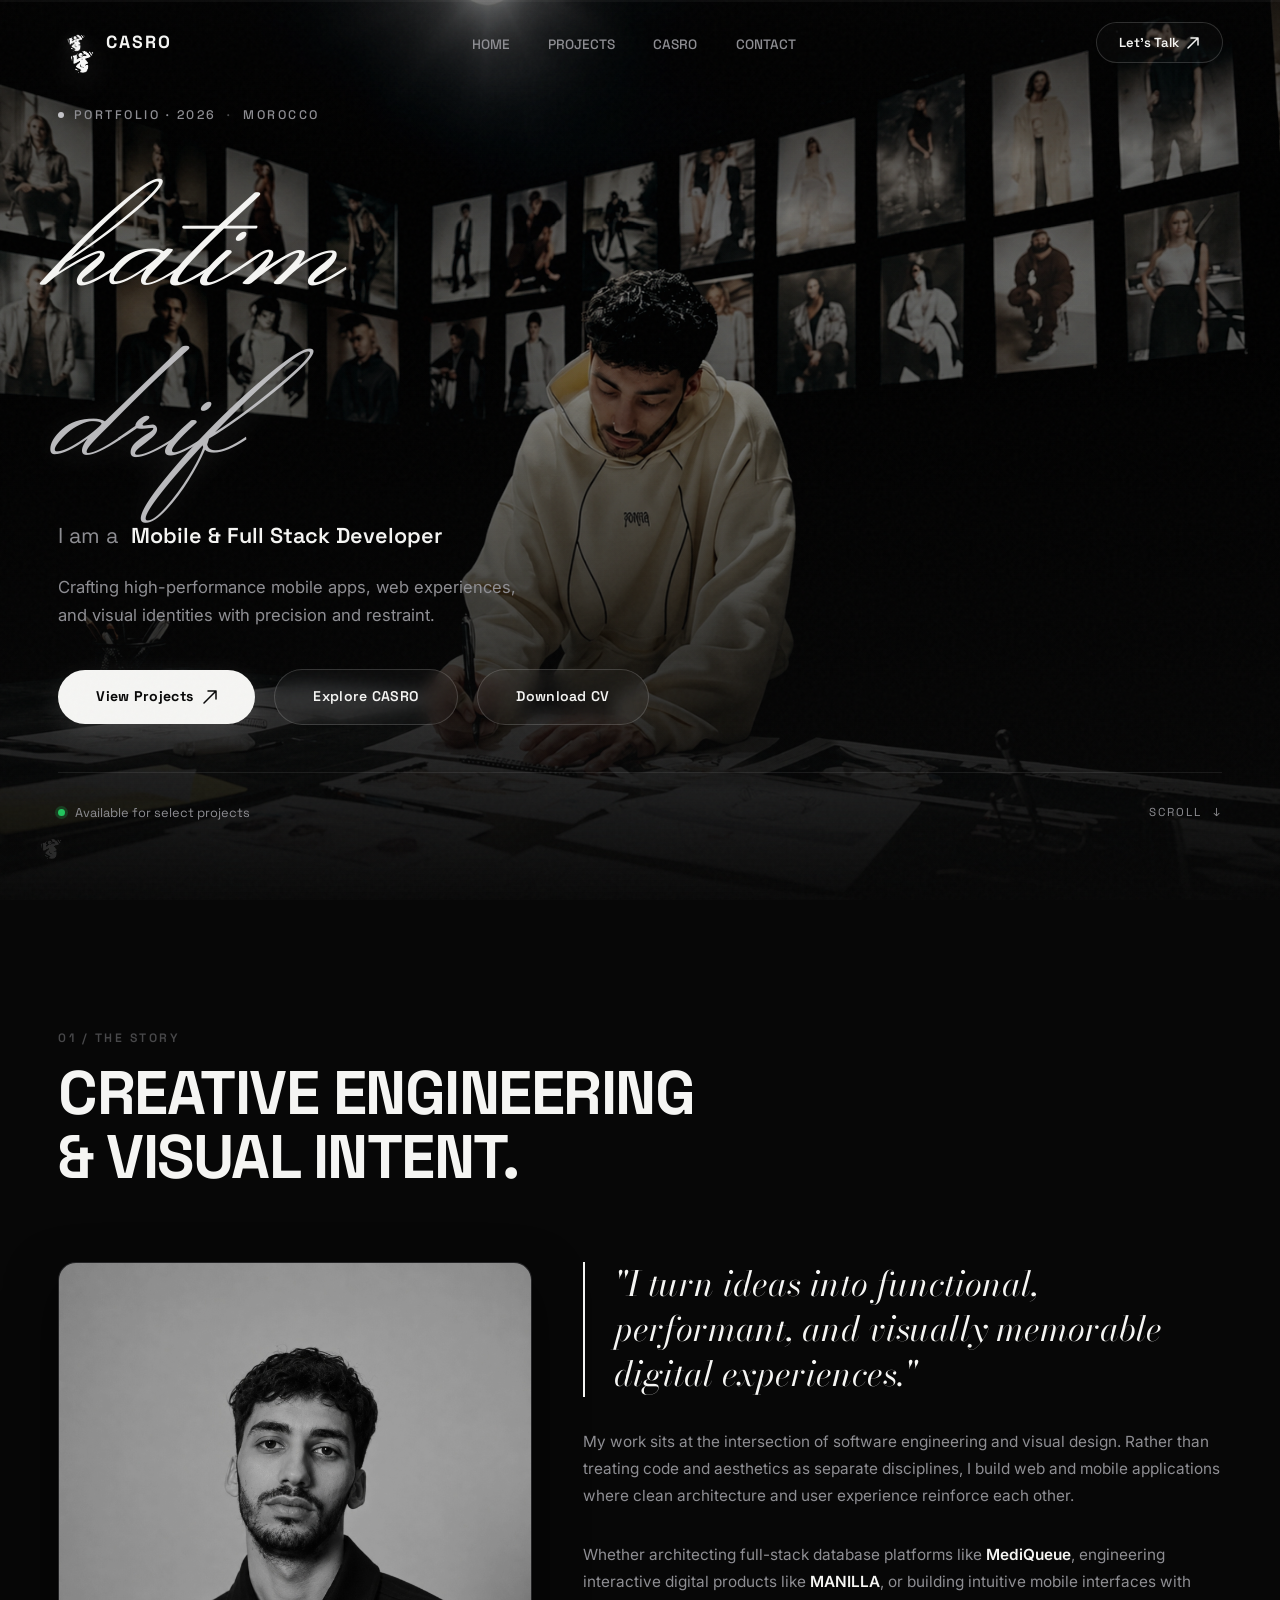
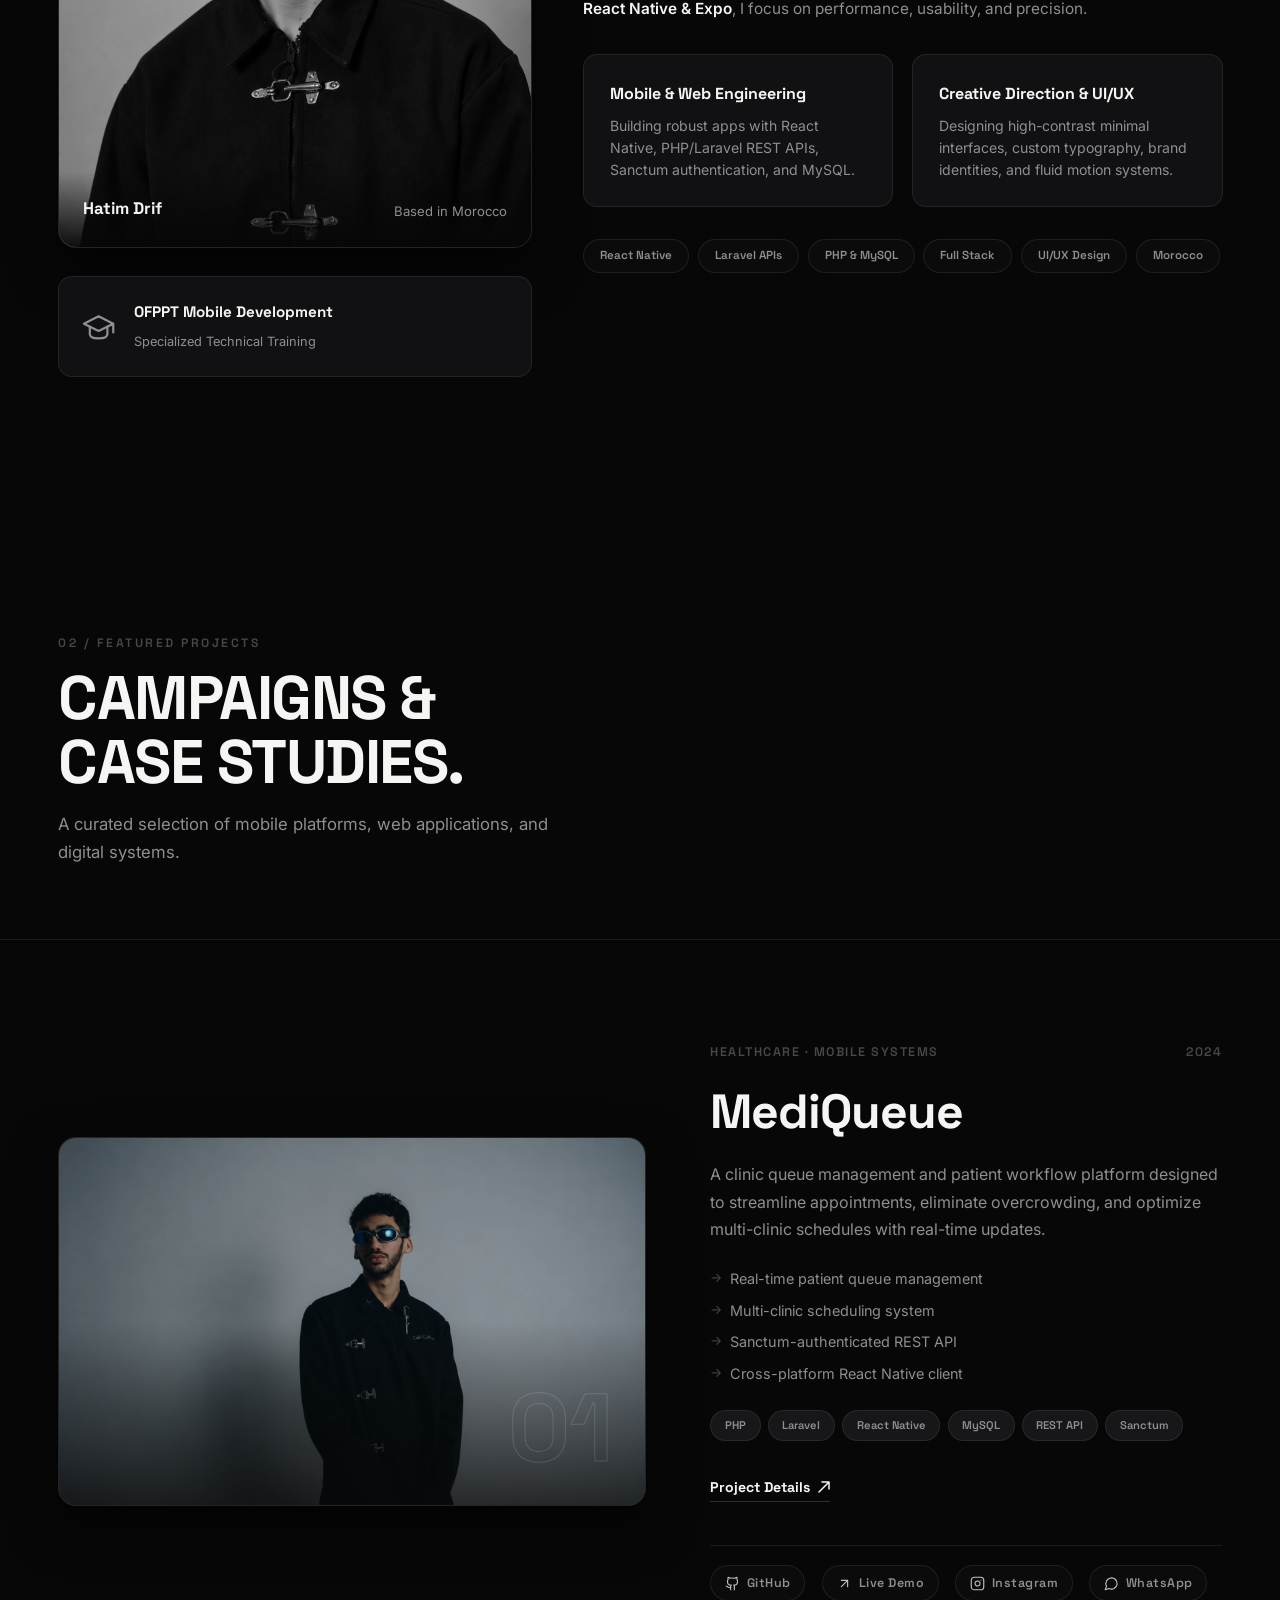
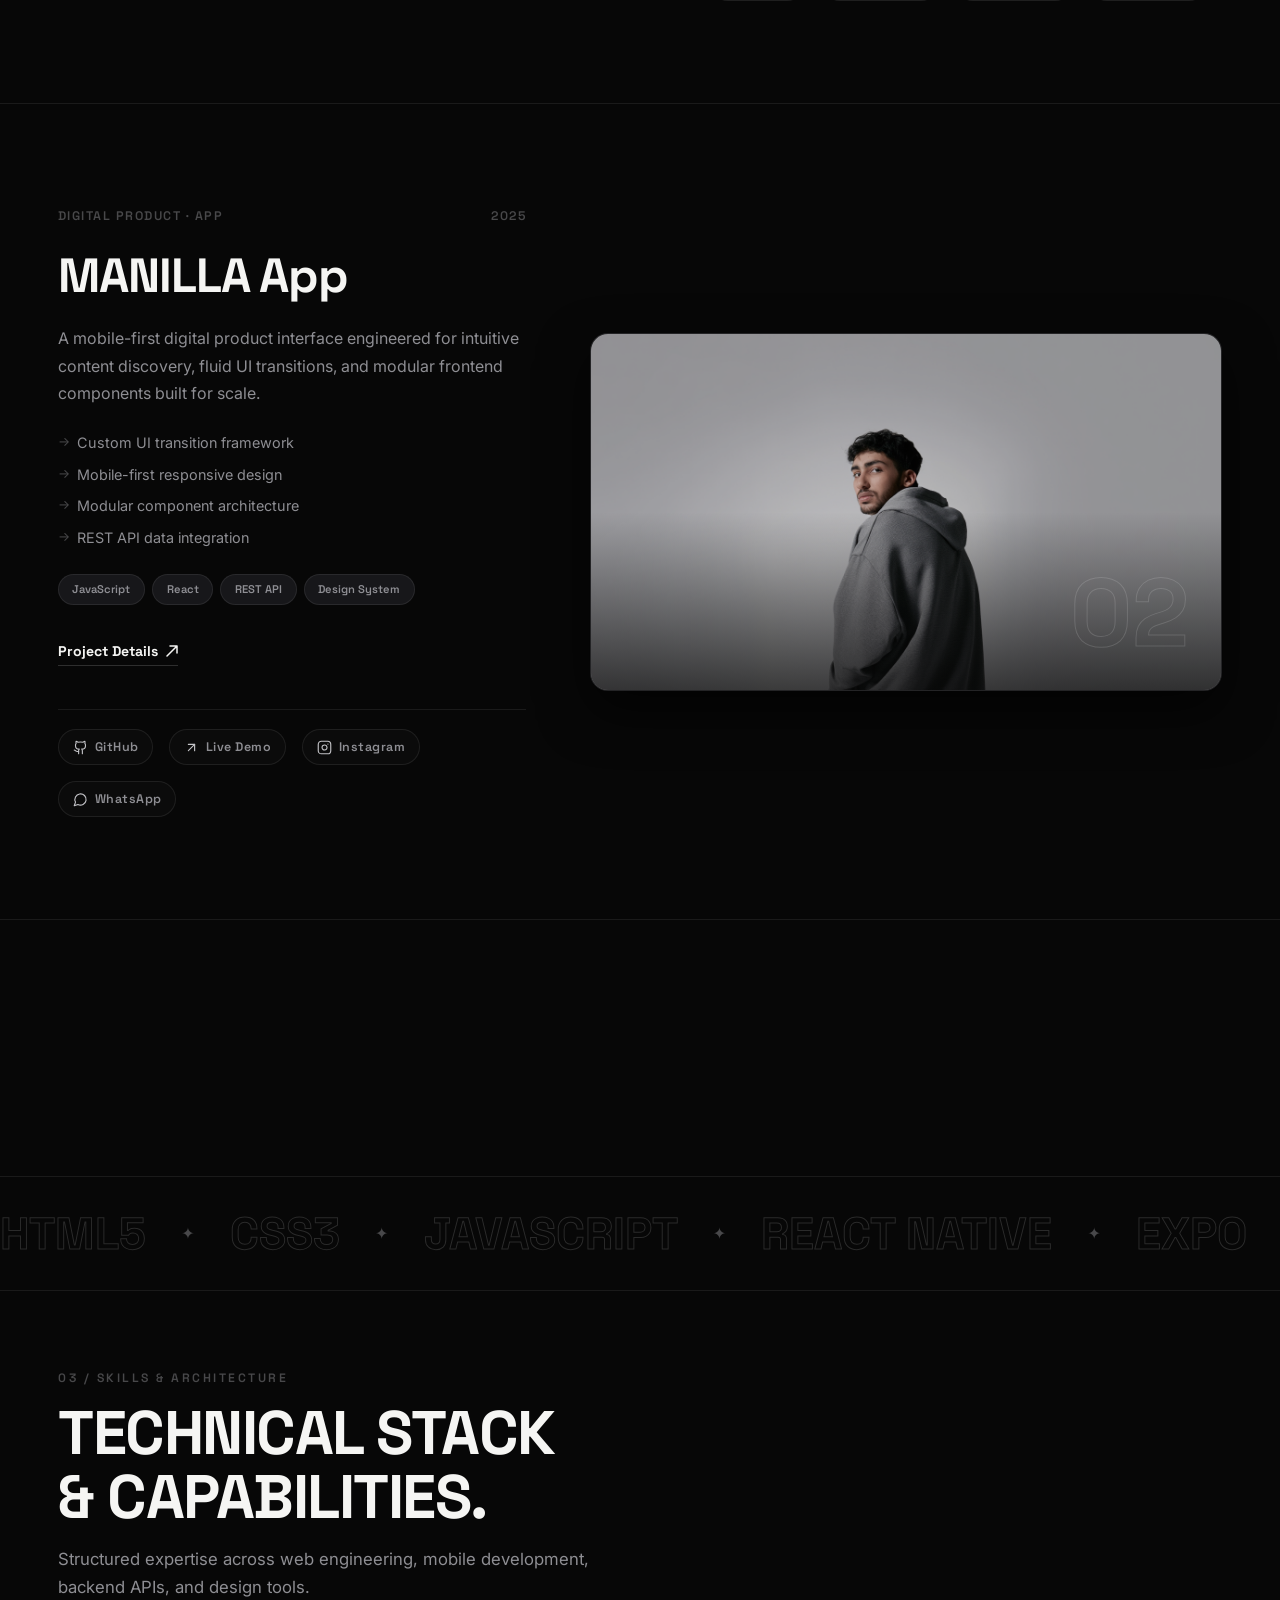
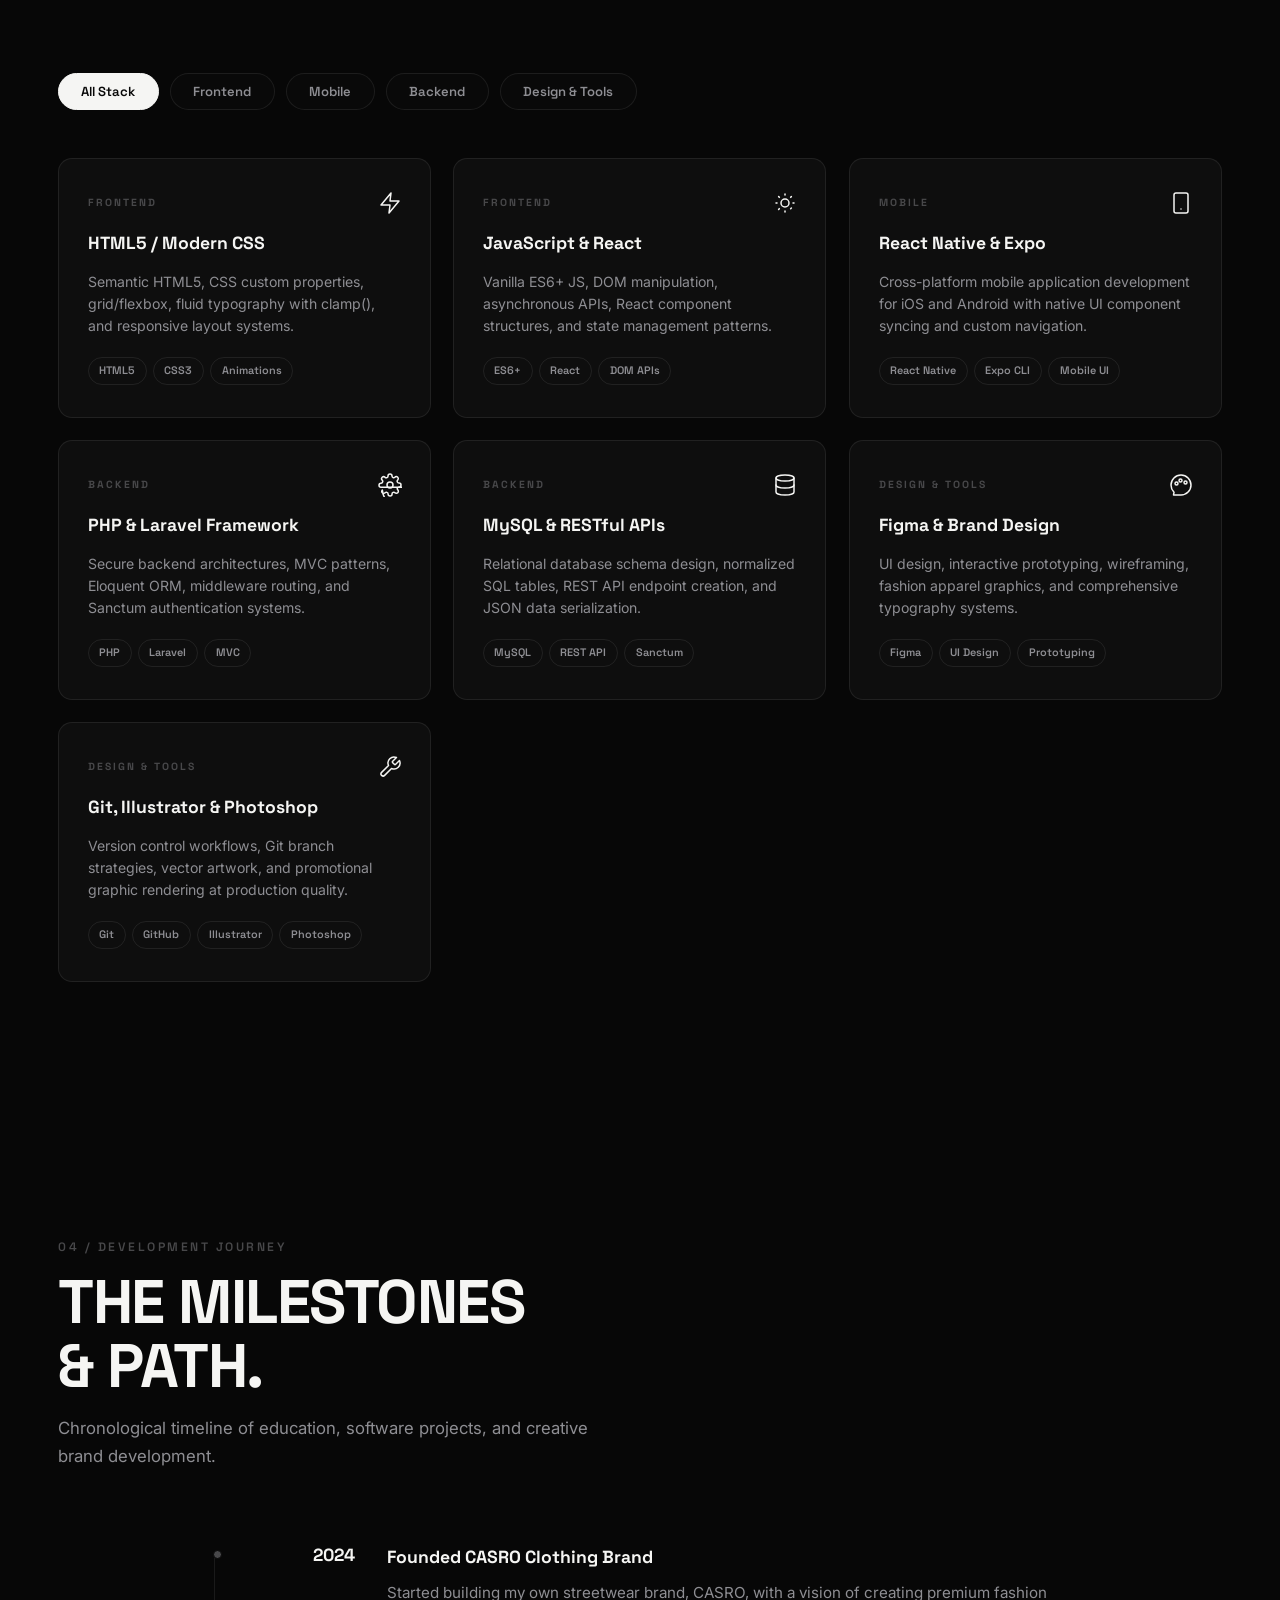
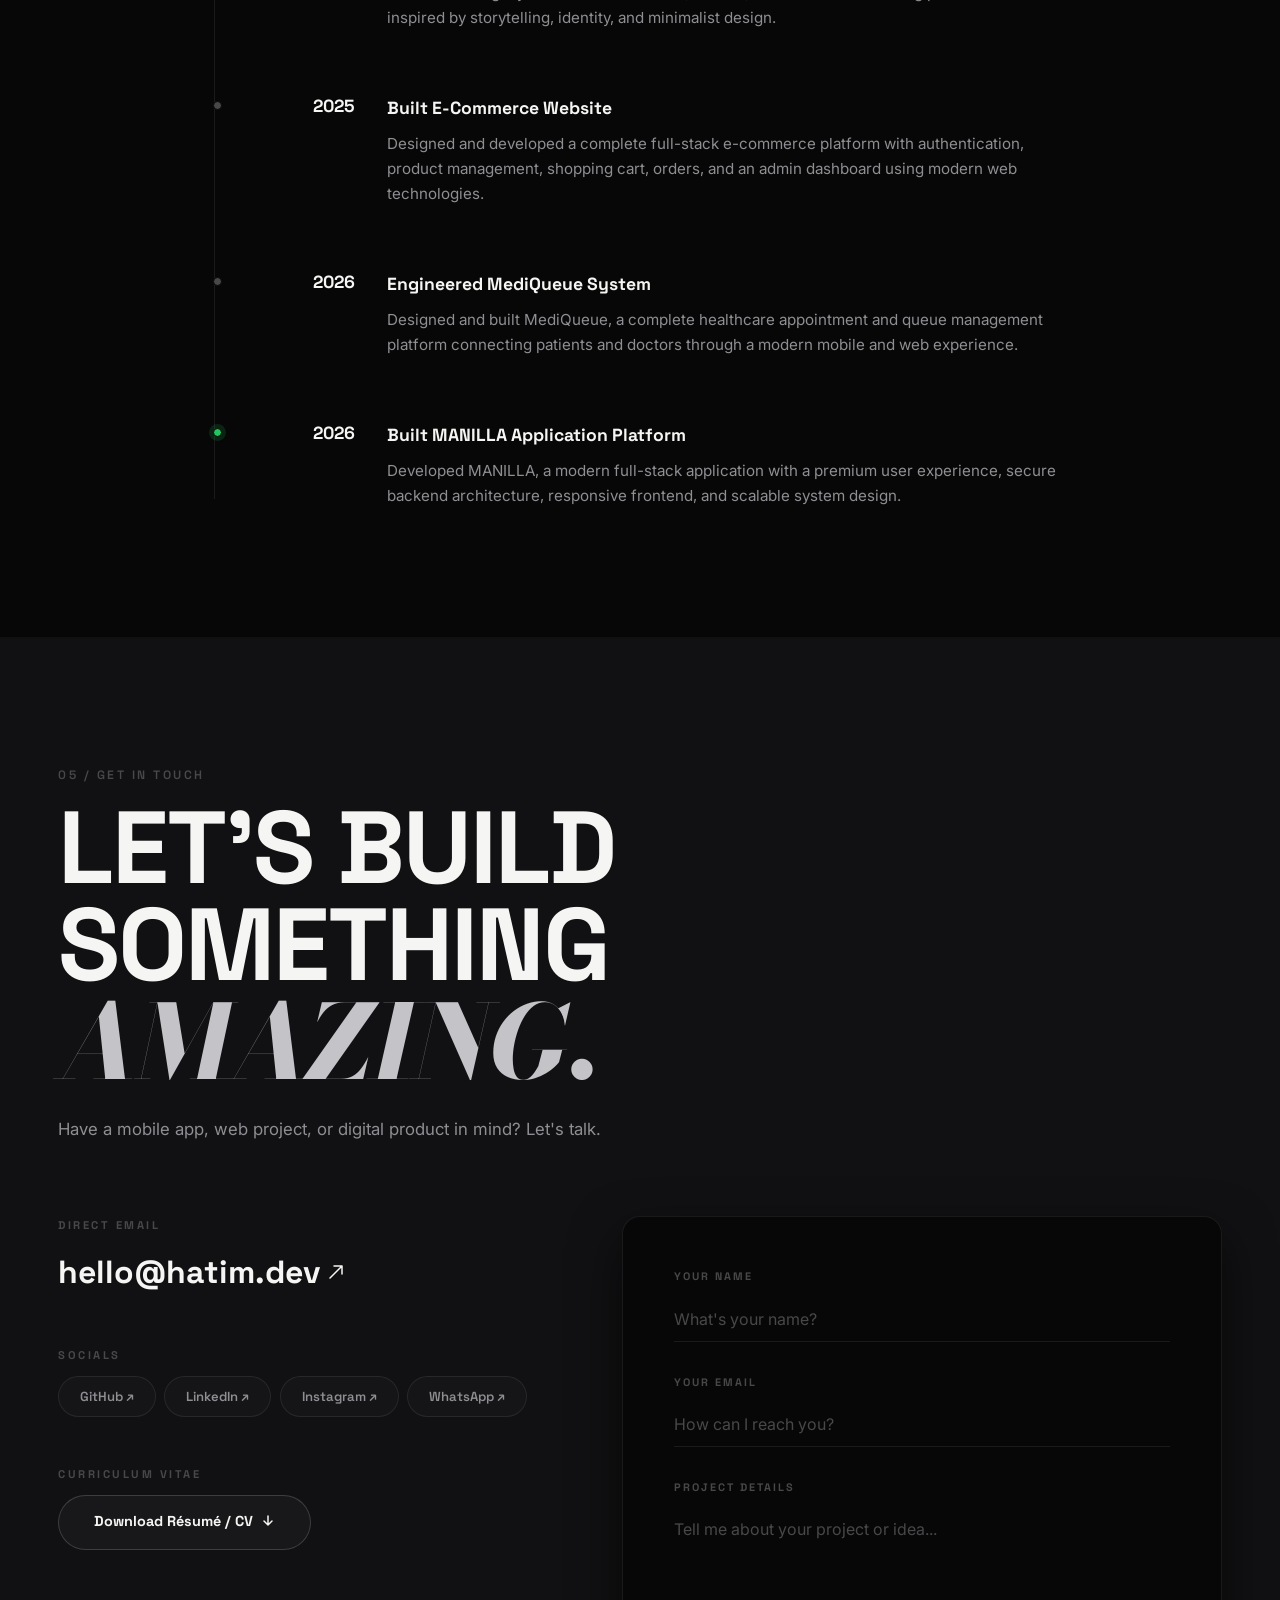
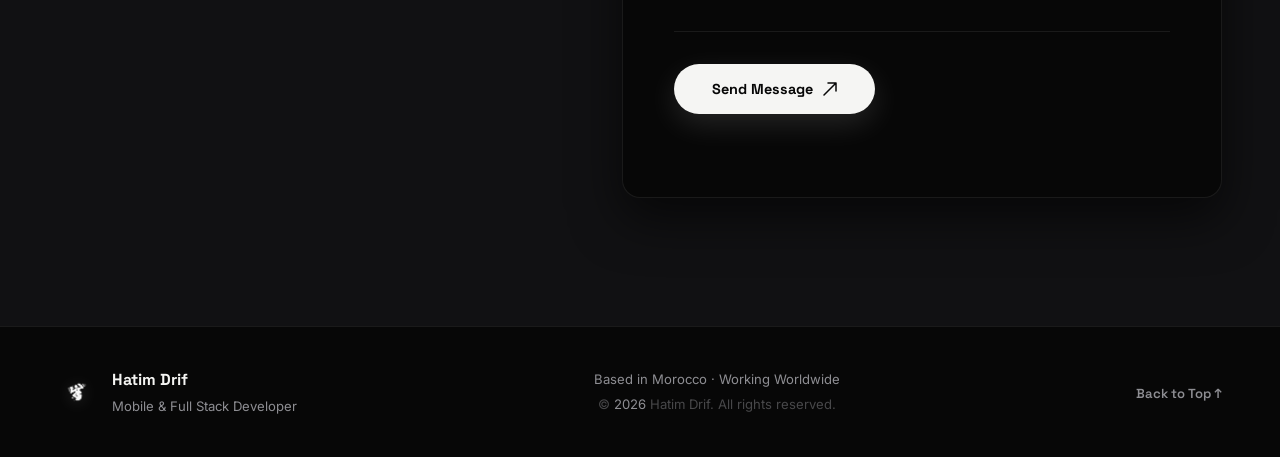
<file: index.html>
<!DOCTYPE html>
<html lang="en" class="no-js">

<head>
  <meta charset="UTF-8">
  <meta name="viewport" content="width=device-width, initial-scale=1.0">
  <title>Hatim Drif — Creative Full Stack & Mobile Developer</title>
  <meta name="description" content="Portfolio of Hatim Drif, a creative full stack and mobile developer crafting premium digital products, mobile applications, and brand identities based in Morocco.">
  <meta name="author" content="Hatim Drif">
  <meta name="theme-color" content="#080808">
  <meta property="og:type" content="website">
  <meta property="og:title" content="Hatim Drif — Creative Full Stack & Mobile Developer">
  <meta property="og:description" content="Building high-performance mobile apps, web applications, and visual identities with purpose and precision.">
  <meta property="og:image" content="./assets/images/profile.png">
  <link rel="icon" type="image/png" href="./assets/images/casrologo.png">
  <link rel="apple-touch-icon" href="./assets/images/casrologo.png">
  <link rel="preload" as="image" href="./assets/images/casrologo.png">
  <link rel="preload" as="image" href="./assets/images/profile.png">
  <link rel="preconnect" href="https://fonts.googleapis.com">
  <link rel="preconnect" href="https://fonts.gstatic.com" crossorigin>
  <link href="https://fonts.googleapis.com/css2?family=Bodoni+Moda:ital,opsz,wght@0,6..96,400..900;1,6..96,400..900&family=Monsieur+La+Doulaise&family=Pinyon+Script&family=Inter:wght@300;400;500;600;700&family=Space+Grotesk:wght@400;500;600;700;800&family=Cormorant+Garamond:ital,wght@0,400;0,600;1,400;1,600&display=swap" rel="stylesheet">
  <link rel="stylesheet" href="style.css">
</head>

<body id="home-top">

  <!-- Premium Page Transition Overlay -->
  <div class="page-transition" id="page-transition" aria-hidden="true">
    <div class="page-transition-content">
      <img src="./assets/images/casrologo.png" alt="CASRO" class="page-transition-logo">
      <span class="page-transition-title">CASRO</span>
      <div class="page-transition-spinner"><div class="page-transition-bar"></div></div>
    </div>
  </div>

  <!-- Session Intro Loading Screen Overlay -->
  <div class="intro-screen" id="intro-screen" aria-hidden="true">
    <div class="intro-content">
      <div class="intro-logo-wrapper">
        <img src="./assets/images/casrologo.png" alt="casrologo" class="intro-casrologo">
      </div>
      <div class="intro-progress-line">
        <div class="intro-progress-fill"></div>
      </div>
      <span class="intro-subtext">HATIM DRIF PORTFOLIO · 2026</span>
    </div>
  </div>

  <div class="cursor-ring" id="cursor-ring" aria-hidden="true"><span class="cursor-text" id="cursor-text"></span></div>
  <div class="cursor-dot"  id="cursor-dot"  aria-hidden="true"></div>

  <div class="scroll-progress" aria-hidden="true">
    <div class="scroll-progress-fill" id="scroll-progress-fill"></div>
  </div>

  <!-- NAV -->
  <header class="site-header" id="site-header">
    <nav class="nav-inner" aria-label="Main navigation">
      <a href="#home-top" class="nav-logo magnetic" aria-label="Hatim Drif — Home">
        <img src="./assets/images/casrologo.png" alt="casrologo" class="logo-img">
        <span class="logo-text">CASRO</span>
      </a>
      <ul class="nav-links" id="nav-links" role="list">
        <li><a href="#home-top" class="nav-link active" data-nav="home">HOME</a></li>
        <li><a href="#work"     class="nav-link" data-nav="work">PROJECTS</a></li>
        <li><a href="casro/index.html" class="nav-link casro-transition-link" data-cursor-label="Brand">CASRO</a></li>
        <li><a href="#contact"  class="nav-link" data-nav="contact">CONTACT</a></li>
      </ul>
      <div class="nav-actions">
        <a href="#contact" class="nav-cta magnetic" data-cursor-label="Talk">
          <span>Let's Talk</span>
          <svg width="12" height="12" viewBox="0 0 12 12" fill="none"><path d="M1 11L11 1M11 1H4M11 1V8" stroke="currentColor" stroke-width="1.5" stroke-linecap="round"/></svg>
        </a>
        <button class="burger" id="burger-btn" aria-label="Open navigation" aria-expanded="false" aria-controls="mobile-nav">
          <span class="burger-line"></span><span class="burger-line"></span>
        </button>
      </div>
    </nav>
    <div class="mobile-nav" id="mobile-nav" aria-hidden="true">
      <div class="mobile-nav-inner">
        <button class="mobile-nav-close" id="mobile-nav-close" aria-label="Close navigation">✕</button>
        <ul role="list">
          <li><a href="#home-top" class="mobile-nav-link">HOME</a></li>
          <li><a href="#work"     class="mobile-nav-link">PROJECTS</a></li>
          <li><a href="casro/index.html" class="mobile-nav-link casro-transition-link">CASRO</a></li>
          <li><a href="#contact"  class="mobile-nav-link">CONTACT</a></li>
        </ul>
        <div class="mobile-nav-footer">
          <a href="mailto:hello@hatim.dev">hello@hatim.dev</a>
          <span>Based in Morocco</span>
        </div>
      </div>
    </div>
  </header>

  <main>

    <!-- ═══════════════ HERO ═══════════════ -->
    <section id="hero" class="hero" aria-label="Hero Introduction">
      <div class="hero-media" aria-hidden="true">
        <img src="./assets/images/profile.png" alt="Hatim Drif" class="hero-img" id="hero-img" fetchpriority="high" onerror="this.onerror=null;this.src='./assets/images/profile.PNG'">
        <div class="hero-vignette"></div>
      </div>
      <div class="hero-content">
        <div class="hero-brand-mark reveal" data-reveal>
          <img src="./assets/images/casrologo.png" alt="casrologo" class="hero-casrologo">
        </div>
        <div class="hero-eyebrow">
          <span class="eyebrow-dot"></span>
          <span>PORTFOLIO · 2026</span>
          <span class="eyebrow-sep">·</span>
          <span>MOROCCO</span>
        </div>
        <h1 class="hero-name">
          <span class="hero-name-line" data-reveal>hatim</span>
          <span class="hero-name-line hero-name-outline" data-reveal>drif</span>
        </h1>
        <div class="hero-role">
          <span class="role-prefix">I am a&thinsp;</span>
          <div class="role-rotator" id="role-rotator" aria-live="polite">
            <span class="role-item active">Mobile &amp; Full Stack Developer</span>
            <span class="role-item">Creative Full Stack Developer</span>
            <span class="role-item">React Native Engineer</span>
            <span class="role-item">Laravel API Architect</span>
          </div>
        </div>
        <p class="hero-desc">Crafting high-performance mobile apps, web experiences,<br>and visual identities with precision and restraint.</p>
        <div class="hero-actions">
          <a href="#work" class="btn-primary magnetic" data-cursor-label="View">View Projects <svg width="14" height="14" viewBox="0 0 14 14" fill="none"><path d="M1 13L13 1M13 1H5M13 1V9" stroke="currentColor" stroke-width="1.5" stroke-linecap="round"/></svg></a>
          <a href="casro/index.html" class="btn-secondary magnetic casro-transition-link" data-cursor-label="CASRO">Explore CASRO</a>
          <a href="./assets/files/Hatim_Drif_CV.pdf" download="Hatim_Drif_CV.pdf" class="btn-secondary magnetic" id="hero-download-cv-btn" data-cursor-label="Download">Download CV</a>
        </div>
        <div class="hero-meta">
          <div class="hero-status">
            <span class="status-dot"></span>
            <span>Available for select projects</span>
          </div>
          <a href="#about" class="hero-scroll-cue" aria-label="Scroll down"><span>SCROLL</span><span class="scroll-arrow">↓</span></a>
        </div>
      </div>
    </section>

    <!-- ═══════════════ ABOUT ═══════════════ -->
    <section id="about" class="section" aria-labelledby="about-heading">
      <div class="container">
        <header class="section-header reveal">
          <span class="section-label">01 / THE STORY</span>
          <h2 id="about-heading" class="section-title">CREATIVE ENGINEERING<br>&amp; VISUAL INTENT.</h2>
        </header>
        <div class="about-grid">
          <div class="about-visual reveal">
            <div class="portrait-card" data-cursor-label="Morocco">
              <img src="./assets/images/hero-mountain.png" alt="Hatim Drif in Morocco" class="portrait-img">
              <div class="portrait-overlay"><strong>Hatim Drif</strong><span>Based in Morocco</span></div>
            </div>
            <div class="edu-badge reveal">
              <span class="edu-icon">
                <svg width="24" height="24" viewBox="0 0 24 24" fill="none" stroke="currentColor" stroke-width="1.5" stroke-linecap="round" stroke-linejoin="round"><path d="M22 10v6M2 10l10-5 10 5-10 5z"/><path d="M6 12v5c0 2 2 3 6 3s6-1 6-3v-5"/></svg>
              </span>
              <div><strong>OFPPT Mobile Development</strong><span>Specialized Technical Training</span></div>
            </div>
          </div>
          <div class="about-narrative">
            <blockquote class="about-quote reveal">"I turn ideas into functional, performant, and visually memorable digital experiences."</blockquote>
            <p class="about-text reveal">My work sits at the intersection of software engineering and visual design. Rather than treating code and aesthetics as separate disciplines, I build web and mobile applications where clean architecture and user experience reinforce each other.</p>
            <p class="about-text reveal">Whether architecting full-stack database platforms like <strong>MediQueue</strong>, engineering interactive digital products like <strong>MANILLA</strong>, or building intuitive mobile interfaces with <strong>React Native &amp; Expo</strong>, I focus on performance, usability, and precision.</p>
            <div class="pillars reveal">
              <div class="pillar"><h3>Mobile &amp; Web Engineering</h3><p>Building robust apps with React Native, PHP/Laravel REST APIs, Sanctum authentication, and MySQL.</p></div>
              <div class="pillar"><h3>Creative Direction &amp; UI/UX</h3><p>Designing high-contrast minimal interfaces, custom typography, brand identities, and fluid motion systems.</p></div>
            </div>
            <div class="keyword-cloud reveal">
              <span>React Native</span><span>Laravel APIs</span><span>PHP &amp; MySQL</span>
              <span>Full Stack</span><span>UI/UX Design</span><span>Morocco</span>
            </div>
          </div>
        </div>
      </div>
    </section>

    <!-- ═══════════════ WORK ═══════════════ -->
    <section id="work" class="section" aria-labelledby="work-heading">
      <div class="container">
        <header class="section-header reveal">
          <span class="section-label">02 / FEATURED PROJECTS</span>
          <h2 id="work-heading" class="section-title">CAMPAIGNS &amp;<br>CASE STUDIES.</h2>
          <p class="section-subtitle">A curated selection of mobile platforms, web applications, and digital systems.</p>
        </header>
      </div>

      <!-- Project 01: MediQueue -->
      <article class="project-row reveal" data-project-id="mediqueue">
        <div class="container project-inner">
          <div class="project-media">
            <div class="project-media-wrap" data-cursor-label="View Case">
              <img src="./assets/images/hero-studio.png" alt="MediQueue" class="project-img" loading="lazy">
              <div class="project-img-overlay"></div>
              <span class="project-num" aria-hidden="true">01</span>
            </div>
          </div>
          <div class="project-info">
            <div class="project-meta"><span class="project-cat">Healthcare · Mobile Systems</span><span class="project-year">2024</span></div>
            <h3 class="project-name">MediQueue</h3>
            <p class="project-desc">A clinic queue management and patient workflow platform designed to streamline appointments, eliminate overcrowding, and optimize multi-clinic schedules with real-time updates.</p>
            <ul class="feature-list">
              <li>Real-time patient queue management</li>
              <li>Multi-clinic scheduling system</li>
              <li>Sanctum-authenticated REST API</li>
              <li>Cross-platform React Native client</li>
            </ul>
            <div class="tech-pills"><span>PHP</span><span>Laravel</span><span>React Native</span><span>MySQL</span><span>REST API</span><span>Sanctum</span></div>
            <div class="project-actions">
              <button class="btn-case magnetic open-modal" data-project="mediqueue" data-cursor-label="Details">Project Details <svg width="12" height="12" viewBox="0 0 12 12" fill="none"><path d="M1 11L11 1M11 1H4M11 1V8" stroke="currentColor" stroke-width="1.5" stroke-linecap="round"/></svg></button>
            </div>
            <div class="project-footer">
              <div class="project-footer-links">
                <a href="https://github.com" target="_blank" rel="noreferrer noopener" class="project-footer-link project-link-github magnetic" data-cursor-label="GitHub" aria-label="View MediQueue repository on GitHub" title="GitHub Repository">
                  <svg class="project-footer-icon" viewBox="0 0 24 24" fill="none" stroke="currentColor" stroke-width="1.8" stroke-linecap="round" stroke-linejoin="round">
                    <path d="M15 22v-4a4.8 4.8 0 0 0-1-3.5c3 0 6-2 6-5.5.08-1.25-.27-2.48-1-3.5.28-1.15.28-2.35 0-3.5 0 0-1 0-3 1.5-2.64-.5-5.36-.5-8 0C6 2 5 2 5 2c-.3 1.15-.3 2.35 0 3.5A5.403 5.403 0 0 0 4 9c0 3.5 3 5.5 6 5.5-.39.49-.68 1.05-.85 1.65-.17.6-.22 1.23-.15 1.85v4"/>
                    <path d="M9 18c-4.51 2-5-2-7-2"/>
                  </svg>
                  <span>GitHub</span>
                </a>
                <a href="https://hatimdrif.dev" target="_blank" rel="noreferrer noopener" class="project-footer-link project-link-demo magnetic" data-cursor-label="Live Demo" aria-label="Open MediQueue Live Website" title="Live Website">
                  <svg class="project-footer-icon project-icon-demo" viewBox="0 0 24 24" fill="none" stroke="currentColor" stroke-width="1.8" stroke-linecap="round" stroke-linejoin="round">
                    <line x1="7" y1="17" x2="17" y2="7"/>
                    <polyline points="7 7 17 7 17 17"/>
                  </svg>
                  <span>Live Demo</span>
                </a>
                <a href="https://www.instagram.com/hatimtkd2/" target="_blank" rel="noreferrer noopener" class="project-footer-link project-link-ig magnetic" data-cursor-label="Instagram" aria-label="View Instagram Profile" title="Instagram Profile">
                  <svg class="project-footer-icon" viewBox="0 0 24 24" fill="none" stroke="currentColor" stroke-width="1.8" stroke-linecap="round" stroke-linejoin="round">
                    <rect width="20" height="20" x="2" y="2" rx="5" ry="5"/>
                    <path d="M16 11.37A4 4 0 1 1 12.63 8 4 4 0 0 1 16 11.37z"/>
                    <line x1="17.5" y1="6.5" x2="17.51" y2="6.5"/>
                  </svg>
                  <span>Instagram</span>
                </a>
                <a href="https://wa.me/" target="_blank" rel="noreferrer noopener" class="project-footer-link project-link-wa magnetic" data-cursor-label="WhatsApp" aria-label="Contact on WhatsApp" title="WhatsApp Chat">
                  <svg class="project-footer-icon" viewBox="0 0 24 24" fill="none" stroke="currentColor" stroke-width="1.8" stroke-linecap="round" stroke-linejoin="round">
                    <path d="M7.9 20A9 9 0 1 0 4 16.1L2 22z"/>
                  </svg>
                  <span>WhatsApp</span>
                </a>
              </div>
            </div>
          </div>
        </div>
      </article>

      <!-- Project 02: MANILLA -->
      <article class="project-row project-row-alt reveal" data-project-id="manilla">
        <div class="container project-inner">
          <div class="project-media">
            <div class="project-media-wrap" data-cursor-label="View Case">
              <img src="./assets/images/profile2.PNG" alt="MANILLA Digital Product" class="project-img" loading="lazy">
              <div class="project-img-overlay"></div>
              <span class="project-num" aria-hidden="true">02</span>
            </div>
          </div>
          <div class="project-info">
            <div class="project-meta"><span class="project-cat">Digital Product · App</span><span class="project-year">2025</span></div>
            <h3 class="project-name">MANILLA App</h3>
            <p class="project-desc">A mobile-first digital product interface engineered for intuitive content discovery, fluid UI transitions, and modular frontend components built for scale.</p>
            <ul class="feature-list">
              <li>Custom UI transition framework</li>
              <li>Mobile-first responsive design</li>
              <li>Modular component architecture</li>
              <li>REST API data integration</li>
            </ul>
            <div class="tech-pills"><span>JavaScript</span><span>React</span><span>REST API</span><span>Design System</span></div>
            <div class="project-actions">
              <button class="btn-case magnetic open-modal" data-project="manilla" data-cursor-label="Details">Project Details <svg width="12" height="12" viewBox="0 0 12 12" fill="none"><path d="M1 11L11 1M11 1H4M11 1V8" stroke="currentColor" stroke-width="1.5" stroke-linecap="round"/></svg></button>
            </div>
            <div class="project-footer">
              <div class="project-footer-links">
                <a href="https://github.com" target="_blank" rel="noreferrer noopener" class="project-footer-link project-link-github magnetic" data-cursor-label="GitHub" aria-label="View MANILLA repository on GitHub" title="GitHub Repository">
                  <svg class="project-footer-icon" viewBox="0 0 24 24" fill="none" stroke="currentColor" stroke-width="1.8" stroke-linecap="round" stroke-linejoin="round">
                    <path d="M15 22v-4a4.8 4.8 0 0 0-1-3.5c3 0 6-2 6-5.5.08-1.25-.27-2.48-1-3.5.28-1.15.28-2.35 0-3.5 0 0-1 0-3 1.5-2.64-.5-5.36-.5-8 0C6 2 5 2 5 2c-.3 1.15-.3 2.35 0 3.5A5.403 5.403 0 0 0 4 9c0 3.5 3 5.5 6 5.5-.39.49-.68 1.05-.85 1.65-.17.6-.22 1.23-.15 1.85v4"/>
                    <path d="M9 18c-4.51 2-5-2-7-2"/>
                  </svg>
                  <span>GitHub</span>
                </a>
                <a href="https://hatimdrif.dev" target="_blank" rel="noreferrer noopener" class="project-footer-link project-link-demo magnetic" data-cursor-label="Live Demo" aria-label="Open MANILLA Live Website" title="Live Website">
                  <svg class="project-footer-icon project-icon-demo" viewBox="0 0 24 24" fill="none" stroke="currentColor" stroke-width="1.8" stroke-linecap="round" stroke-linejoin="round">
                    <line x1="7" y1="17" x2="17" y2="7"/>
                    <polyline points="7 7 17 7 17 17"/>
                  </svg>
                  <span>Live Demo</span>
                </a>
                <a href="https://www.instagram.com/hatimtkd2/" target="_blank" rel="noreferrer noopener" class="project-footer-link project-link-ig magnetic" data-cursor-label="Instagram" aria-label="View Instagram Profile" title="Instagram Profile">
                  <svg class="project-footer-icon" viewBox="0 0 24 24" fill="none" stroke="currentColor" stroke-width="1.8" stroke-linecap="round" stroke-linejoin="round">
                    <rect width="20" height="20" x="2" y="2" rx="5" ry="5"/>
                    <path d="M16 11.37A4 4 0 1 1 12.63 8 4 4 0 0 1 16 11.37z"/>
                    <line x1="17.5" y1="6.5" x2="17.51" y2="6.5"/>
                  </svg>
                  <span>Instagram</span>
                </a>
                <a href="https://wa.me/" target="_blank" rel="noreferrer noopener" class="project-footer-link project-link-wa magnetic" data-cursor-label="WhatsApp" aria-label="Contact on WhatsApp" title="WhatsApp Chat">
                  <svg class="project-footer-icon" viewBox="0 0 24 24" fill="none" stroke="currentColor" stroke-width="1.8" stroke-linecap="round" stroke-linejoin="round">
                    <path d="M7.9 20A9 9 0 1 0 4 16.1L2 22z"/>
                  </svg>
                  <span>WhatsApp</span>
                </a>
              </div>
            </div>
          </div>
        </div>
      </article>
    </section>

    <!-- ═══════════════ SKILLS ═══════════════ -->
    <section id="skills" class="section" aria-labelledby="skills-heading">
      <div class="ticker-wrap" aria-hidden="true">
        <div class="ticker-track">
          <div class="ticker-slide"><span>HTML5</span><i>✦</i><span>CSS3</span><i>✦</i><span>JAVASCRIPT</span><i>✦</i><span>REACT NATIVE</span><i>✦</i><span>EXPO</span><i>✦</i><span>PHP</span><i>✦</i><span>LARAVEL</span><i>✦</i><span>MYSQL</span><i>✦</i><span>REST API</span><i>✦</i><span>FIGMA</span><i>✦</i><span>ILLUSTRATOR</span><i>✦</i><span>PHOTOSHOP</span><i>✦</i></div>
          <div class="ticker-slide" aria-hidden="true"><span>HTML5</span><i>✦</i><span>CSS3</span><i>✦</i><span>JAVASCRIPT</span><i>✦</i><span>REACT NATIVE</span><i>✦</i><span>EXPO</span><i>✦</i><span>PHP</span><i>✦</i><span>LARAVEL</span><i>✦</i><span>MYSQL</span><i>✦</i><span>REST API</span><i>✦</i><span>FIGMA</span><i>✦</i><span>ILLUSTRATOR</span><i>✦</i><span>PHOTOSHOP</span><i>✦</i></div>
        </div>
      </div>
      <div class="container">
        <header class="section-header reveal">
          <span class="section-label">03 / SKILLS &amp; ARCHITECTURE</span>
          <h2 id="skills-heading" class="section-title">TECHNICAL STACK<br>&amp; CAPABILITIES.</h2>
          <p class="section-subtitle">Structured expertise across web engineering, mobile development, backend APIs, and design tools.</p>
        </header>
        <div class="filter-tabs reveal" role="tablist" aria-label="Skill category filters">
          <button class="filter-tab active" data-filter="all"      role="tab" aria-selected="true">All Stack</button>
          <button class="filter-tab"        data-filter="frontend" role="tab" aria-selected="false">Frontend</button>
          <button class="filter-tab"        data-filter="mobile"   role="tab" aria-selected="false">Mobile</button>
          <button class="filter-tab"        data-filter="backend"  role="tab" aria-selected="false">Backend</button>
          <button class="filter-tab"        data-filter="tools"    role="tab" aria-selected="false">Design &amp; Tools</button>
        </div>
        <div class="skills-grid" id="skills-grid">
          <div class="skill-card reveal" data-cat="frontend"><div class="skill-card-top"><span class="skill-cat-label">FRONTEND</span><span class="skill-icon"><svg width="20" height="20" viewBox="0 0 24 24" fill="none" stroke="currentColor" stroke-width="1.5" stroke-linecap="round" stroke-linejoin="round"><polygon points="13 2 3 14 12 14 11 22 21 10 12 10 13 2"/></svg></span></div><h3>HTML5 / Modern CSS</h3><p>Semantic HTML5, CSS custom properties, grid/flexbox, fluid typography with clamp(), and responsive layout systems.</p><div class="skill-tags"><span>HTML5</span><span>CSS3</span><span>Animations</span></div></div>
          <div class="skill-card reveal" data-cat="frontend"><div class="skill-card-top"><span class="skill-cat-label">FRONTEND</span><span class="skill-icon"><svg width="20" height="20" viewBox="0 0 24 24" fill="none" stroke="currentColor" stroke-width="1.5" stroke-linecap="round" stroke-linejoin="round"><path d="M12 3v1m0 16v1m9-9h-1M4 12H3m15.364-6.364l-.707.707M6.343 17.657l-.707.707m0-12.728l.707.707m11.32 11.32l.707-.707M12 8a4 4 0 100 8 4 4 0 000-8z"/></svg></span></div><h3>JavaScript &amp; React</h3><p>Vanilla ES6+ JS, DOM manipulation, asynchronous APIs, React component structures, and state management patterns.</p><div class="skill-tags"><span>ES6+</span><span>React</span><span>DOM APIs</span></div></div>
          <div class="skill-card reveal" data-cat="mobile"><div class="skill-card-top"><span class="skill-cat-label">MOBILE</span><span class="skill-icon"><svg width="20" height="20" viewBox="0 0 24 24" fill="none" stroke="currentColor" stroke-width="1.5" stroke-linecap="round" stroke-linejoin="round"><rect x="5" y="2" width="14" height="20" rx="2" ry="2"/><line x1="12" y1="18" x2="12.01" y2="18"/></svg></span></div><h3>React Native &amp; Expo</h3><p>Cross-platform mobile application development for iOS and Android with native UI component syncing and custom navigation.</p><div class="skill-tags"><span>React Native</span><span>Expo CLI</span><span>Mobile UI</span></div></div>
          <div class="skill-card reveal" data-cat="backend"><div class="skill-card-top"><span class="skill-cat-label">BACKEND</span><span class="skill-icon"><svg width="20" height="20" viewBox="0 0 24 24" fill="none" stroke="currentColor" stroke-width="1.5" stroke-linecap="round" stroke-linejoin="round"><circle cx="12" cy="12" r="3"/><path d="M19.4 15a1.65 1.65 0 00.33 1.82l.06.06a2 2 0 11-2.83 2.83l-.06-.06a1.65 1.65 0 00-1.82-.33 1.65 1.65 0 00-1 1.51V21a2 2 0 01-4 0v-.09A1.65 1.65 0 009 19.4a1.65 1.65 0 00-1.82.33l-.06.06a2 2 0 11-2.83-2.83l.06.06a1.65 1.65 0 0033-1.82 1.65 1.65 0 00-1.51-1H3a2 2 0 010-4h.09A1.65 1.65 0 004.6 9a1.65 1.65 0 00-.33-1.82l-.06-.06a2 2 0 112.83-2.83l.06.06a1.65 1.65 0 001.82.33H9a1.65 1.65 0 001-1.51V3a2 2 0 014 0v.09a1.65 1.65 0 001 1.51 1.65 1.65 0 001.82-.33l.06-.06a2 2 0 112.83 2.83l-.06.06a1.65 1.65 0 00-.33 1.82V9a1.65 1.65 0 001.51 1H21a2 2 0 010 4h-.09a1.65 1.65 0 00-1.51 1z"/></svg></span></div><h3>PHP &amp; Laravel Framework</h3><p>Secure backend architectures, MVC patterns, Eloquent ORM, middleware routing, and Sanctum authentication systems.</p><div class="skill-tags"><span>PHP</span><span>Laravel</span><span>MVC</span></div></div>
          <div class="skill-card reveal" data-cat="backend"><div class="skill-card-top"><span class="skill-cat-label">BACKEND</span><span class="skill-icon"><svg width="20" height="20" viewBox="0 0 24 24" fill="none" stroke="currentColor" stroke-width="1.5" stroke-linecap="round" stroke-linejoin="round"><ellipse cx="12" cy="5" rx="9" ry="3"/><path d="M3 5v14c0 1.66 4 3 9 3s9-1.34 9-3V5"/><path d="M3 12c0 1.66 4 3 9 3s9-1.34 9-3"/></svg></span></div><h3>MySQL &amp; RESTful APIs</h3><p>Relational database schema design, normalized SQL tables, REST API endpoint creation, and JSON data serialization.</p><div class="skill-tags"><span>MySQL</span><span>REST API</span><span>Sanctum</span></div></div>
          <div class="skill-card reveal" data-cat="tools"><div class="skill-card-top"><span class="skill-cat-label">DESIGN &amp; TOOLS</span><span class="skill-icon"><svg width="20" height="20" viewBox="0 0 24 24" fill="none" stroke="currentColor" stroke-width="1.5" stroke-linecap="round" stroke-linejoin="round"><path d="M12 22C17.5228 22 22 17.5228 22 12C22 6.47715 17.5228 2 12 2C6.47715 2 2 6.47715 2 12C2 14.7255 3.09032 17.1962 4.85857 19C5.03743 19.1789 5.09262 19.4445 4.99616 19.682C4.70617 20.3957 4.54 21.1787 4.54 22C4.54 22 7.5 22 12 22Z"/><circle cx="7.5" cy="10.5" r="1.5"/><circle cx="11.5" cy="7.5" r="1.5"/><circle cx="16.5" cy="9.5" r="1.5"/></svg></span></div><h3>Figma &amp; Brand Design</h3><p>UI design, interactive prototyping, wireframing, fashion apparel graphics, and comprehensive typography systems.</p><div class="skill-tags"><span>Figma</span><span>UI Design</span><span>Prototyping</span></div></div>
          <div class="skill-card reveal" data-cat="tools"><div class="skill-card-top"><span class="skill-cat-label">DESIGN &amp; TOOLS</span><span class="skill-icon"><svg width="20" height="20" viewBox="0 0 24 24" fill="none" stroke="currentColor" stroke-width="1.5" stroke-linecap="round" stroke-linejoin="round"><path d="M14.7 6.3a1 1 0 0 0 0 1.4l1.6 1.6a1 1 0 0 0 1.4 0l3.77-3.77a6 6 0 0 1-7.94 7.94l-6.91 6.91a2.12 2.12 0 0 1-3-3l6.91-6.91a6 6 0 0 1 7.94-7.94l-3.76 3.76z"/></svg></span></div><h3>Git, Illustrator &amp; Photoshop</h3><p>Version control workflows, Git branch strategies, vector artwork, and promotional graphic rendering at production quality.</p><div class="skill-tags"><span>Git</span><span>GitHub</span><span>Illustrator</span><span>Photoshop</span></div></div>
        </div>
      </div>
    </section>

    <!-- ═══════════════ JOURNEY ═══════════════ -->
    <section id="journey" class="section" aria-labelledby="journey-heading">
      <div class="container">
        <header class="section-header reveal">
          <span class="section-label">04 / DEVELOPMENT JOURNEY</span>
          <h2 id="journey-heading" class="section-title">THE MILESTONES<br>&amp; PATH.</h2>
          <p class="section-subtitle">Chronological timeline of education, software projects, and creative brand development.</p>
        </header>
        <ol class="timeline" aria-label="Career timeline">
          <li class="timeline-item reveal"><div class="tl-year">2024</div><div class="tl-dot" aria-hidden="true"></div><div class="tl-body"><h3>Founded CASRO Clothing Brand</h3><p>Started building my own streetwear brand, CASRO, with a vision of creating premium fashion inspired by storytelling, identity, and minimalist design.</p></div></li>
          <li class="timeline-item reveal"><div class="tl-year">2025</div><div class="tl-dot" aria-hidden="true"></div><div class="tl-body"><h3>Built E-Commerce Website</h3><p>Designed and developed a complete full-stack e-commerce platform with authentication, product management, shopping cart, orders, and an admin dashboard using modern web technologies.</p></div></li>
          <li class="timeline-item reveal"><div class="tl-year">2026</div><div class="tl-dot" aria-hidden="true"></div><div class="tl-body"><h3>Engineered MediQueue System</h3><p>Designed and built MediQueue, a complete healthcare appointment and queue management platform connecting patients and doctors through a modern mobile and web experience.</p></div></li>
          <li class="timeline-item reveal"><div class="tl-year">2026</div><div class="tl-dot tl-dot-active" aria-hidden="true"></div><div class="tl-body"><h3>Built MANILLA Application Platform</h3><p>Developed MANILLA, a modern full-stack application with a premium user experience, secure backend architecture, responsive frontend, and scalable system design.</p></div></li>
        </ol>
      </div>
    </section>

    <!-- ═══════════════ CONTACT ═══════════════ -->
    <section id="contact" class="section contact-section" aria-labelledby="contact-heading">
      <div class="container">
        <header class="section-header reveal">
          <span class="section-label">05 / GET IN TOUCH</span>
          <h2 id="contact-heading" class="contact-headline reveal">LET'S BUILD<br>SOMETHING<br><em>AMAZING.</em></h2>
          <p class="section-subtitle">Have a mobile app, web project, or digital product in mind? Let's talk.</p>
        </header>
        <div class="contact-layout">
          <div class="contact-channels reveal">
            <div class="contact-channel">
              <span class="channel-label">DIRECT EMAIL</span>
              <a href="mailto:hello@hatim.dev" class="channel-value magnetic" data-cursor-label="Email">hello@hatim.dev <svg width="14" height="14" viewBox="0 0 14 14" fill="none"><path d="M1 13L13 1M13 1H5M13 1V9" stroke="currentColor" stroke-width="1.5" stroke-linecap="round"/></svg></a>
            </div>
            <div class="contact-channel">
              <span class="channel-label">SOCIALS</span>
              <div class="social-links">
                <a href="https://github.com"    target="_blank" rel="noreferrer noopener" class="social-link magnetic" data-cursor-label="GitHub">GitHub ↗</a>
                <a href="https://linkedin.com"  target="_blank" rel="noreferrer noopener" class="social-link magnetic" data-cursor-label="LinkedIn">LinkedIn ↗</a>
                <a href="https://www.instagram.com/hatimtkd2/" target="_blank" rel="noreferrer noopener" class="social-link magnetic" data-cursor-label="Instagram">Instagram ↗</a>
                <a href="https://wa.me/"        target="_blank" rel="noreferrer noopener" class="social-link magnetic" data-cursor-label="WhatsApp">WhatsApp ↗</a>
              </div>
            </div>
            <div class="contact-channel">
              <span class="channel-label">CURRICULUM VITAE</span>
              <a href="./assets/files/Hatim_Drif_CV.pdf" download="Hatim_Drif_CV.pdf" class="btn-cv magnetic" id="contact-download-cv-btn" data-cursor-label="Download">Download Résumé / CV <svg width="14" height="14" viewBox="0 0 14 14" fill="none"><path d="M7 1V10M7 10L3 6M7 10L11 6" stroke="currentColor" stroke-width="1.5" stroke-linecap="round" stroke-linejoin="round"/></svg></a>
            </div>
          </div>
          <div class="contact-form-wrap reveal">
            <form id="contact-form" class="contact-form" novalidate>
              <div class="field-group"><label for="f-name">YOUR NAME</label><input type="text" id="f-name" name="name" required autocomplete="name" placeholder="What's your name?"></div>
              <div class="field-group"><label for="f-email">YOUR EMAIL</label><input type="email" id="f-email" name="email" required autocomplete="email" placeholder="How can I reach you?"></div>
              <div class="field-group"><label for="f-message">PROJECT DETAILS</label><textarea id="f-message" name="message" rows="5" required placeholder="Tell me about your project or idea..."></textarea></div>
              <button type="submit" class="btn-submit magnetic" data-cursor-label="Send">Send Message <svg width="14" height="14" viewBox="0 0 14 14" fill="none"><path d="M1 13L13 1M13 1H5M13 1V9" stroke="currentColor" stroke-width="1.5" stroke-linecap="round"/></svg></button>
              <p class="form-response" id="form-response" aria-live="polite" role="status"></p>
            </form>
          </div>
        </div>
      </div>
    </section>

  </main>

  <footer class="site-footer">
    <div class="container footer-inner">
      <div class="footer-left">
        <a href="#home-top" class="footer-logo magnetic" aria-label="Hatim Drif — Home">
          <img src="./assets/images/casrologo.png" alt="casrologo" class="footer-logo-img">
        </a>
        <div class="footer-text-group">
          <strong>Hatim Drif</strong>
          <span>Mobile &amp; Full Stack Developer</span>
        </div>
      </div>
      <div class="footer-center"><span>Based in Morocco · Working Worldwide</span><span class="footer-copy">© <span id="footer-year">2026</span> Hatim Drif. All rights reserved.</span></div>
      <div class="footer-right"><a href="#home-top" class="back-top magnetic" data-cursor-label="Top">Back to Top ↑</a></div>
    </div>
  </footer>

  <!-- Floating Brand Watermark -->
  <div class="brand-watermark" aria-hidden="true">
    <img src="./assets/images/casrologo.png" alt="" class="watermark-logo-img">
  </div>

  <!-- MODAL -->
  <div id="project-modal" class="modal" role="dialog" aria-modal="true" aria-hidden="true" aria-labelledby="modal-title">
    <div class="modal-backdrop" id="modal-backdrop"></div>
    <div class="modal-box">
      <button class="modal-close" id="modal-close" aria-label="Close modal"><svg width="18" height="18" viewBox="0 0 18 18" fill="none"><path d="M1 1L17 17M17 1L1 17" stroke="currentColor" stroke-width="1.5" stroke-linecap="round"/></svg></button>
      <div class="modal-body" id="modal-body"></div>
    </div>
  </div>

  <script src="script.js"></script>
</body>
</html>
</file>
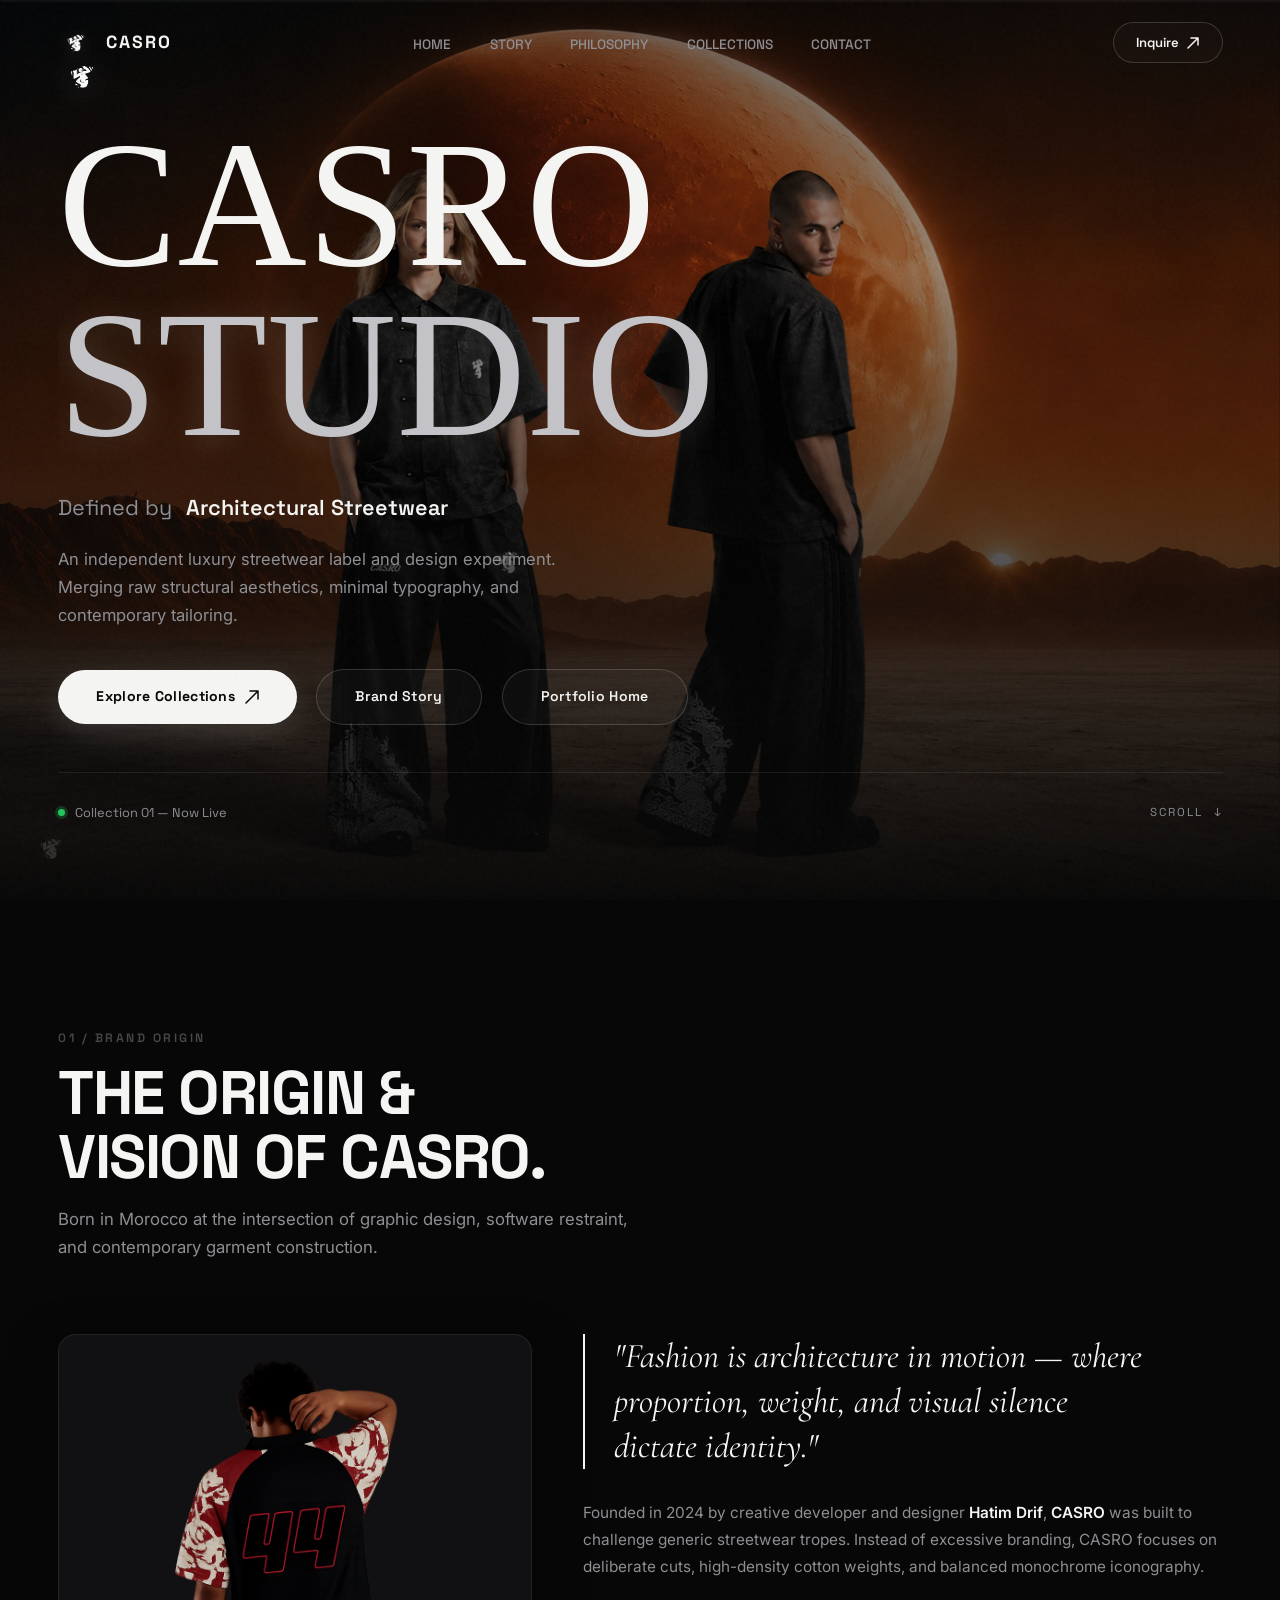
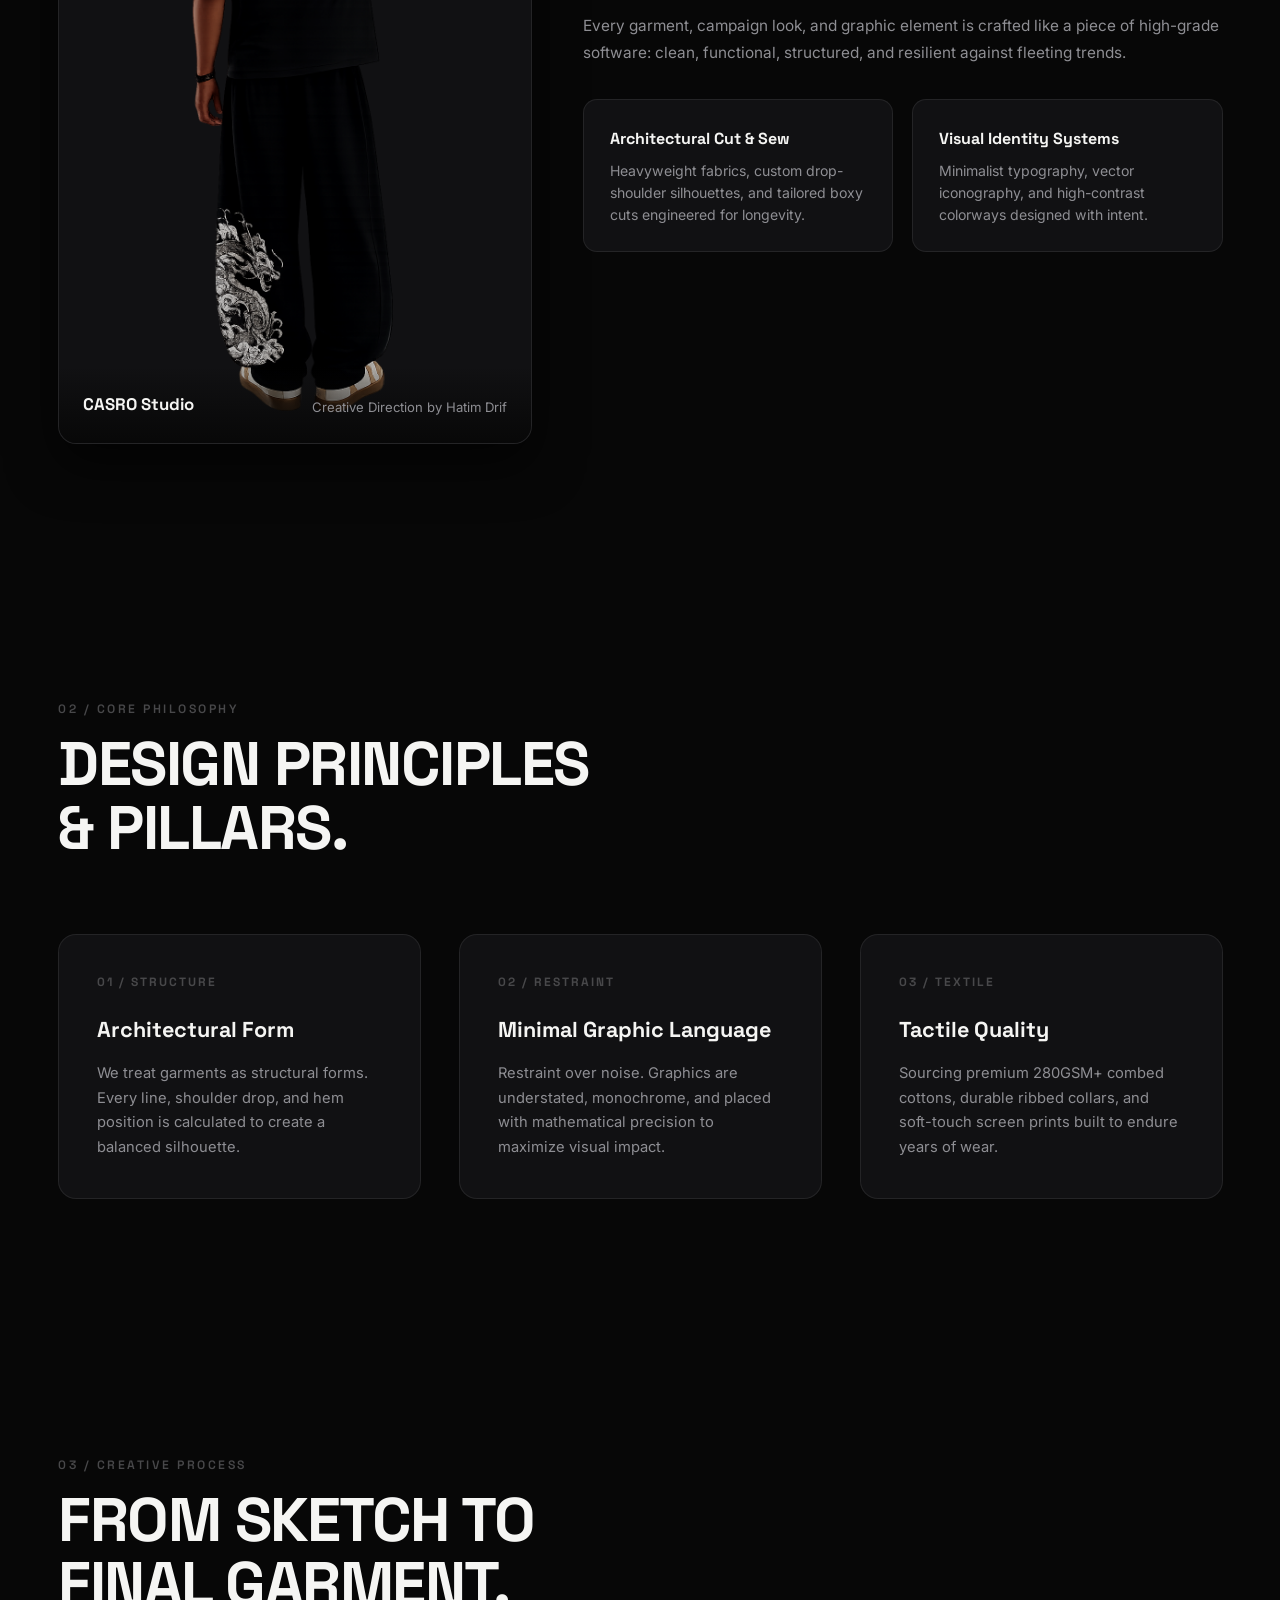
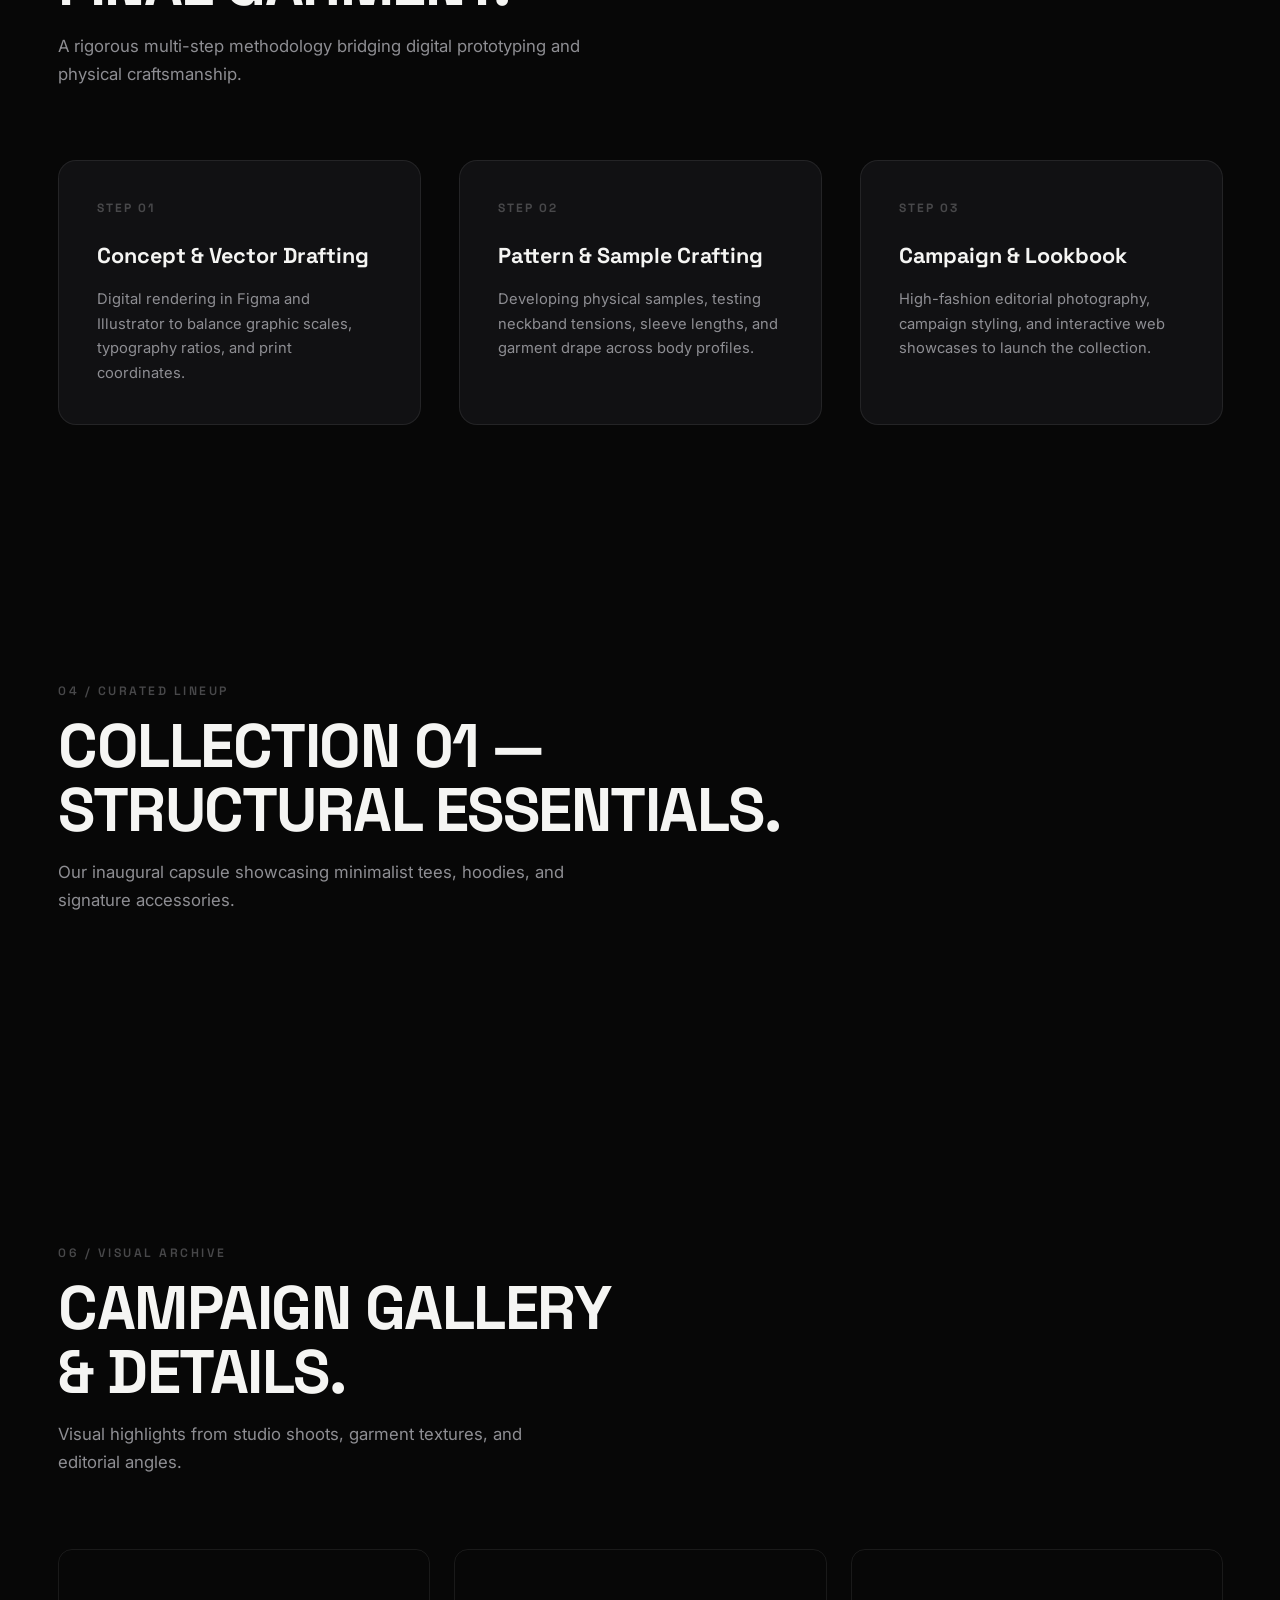
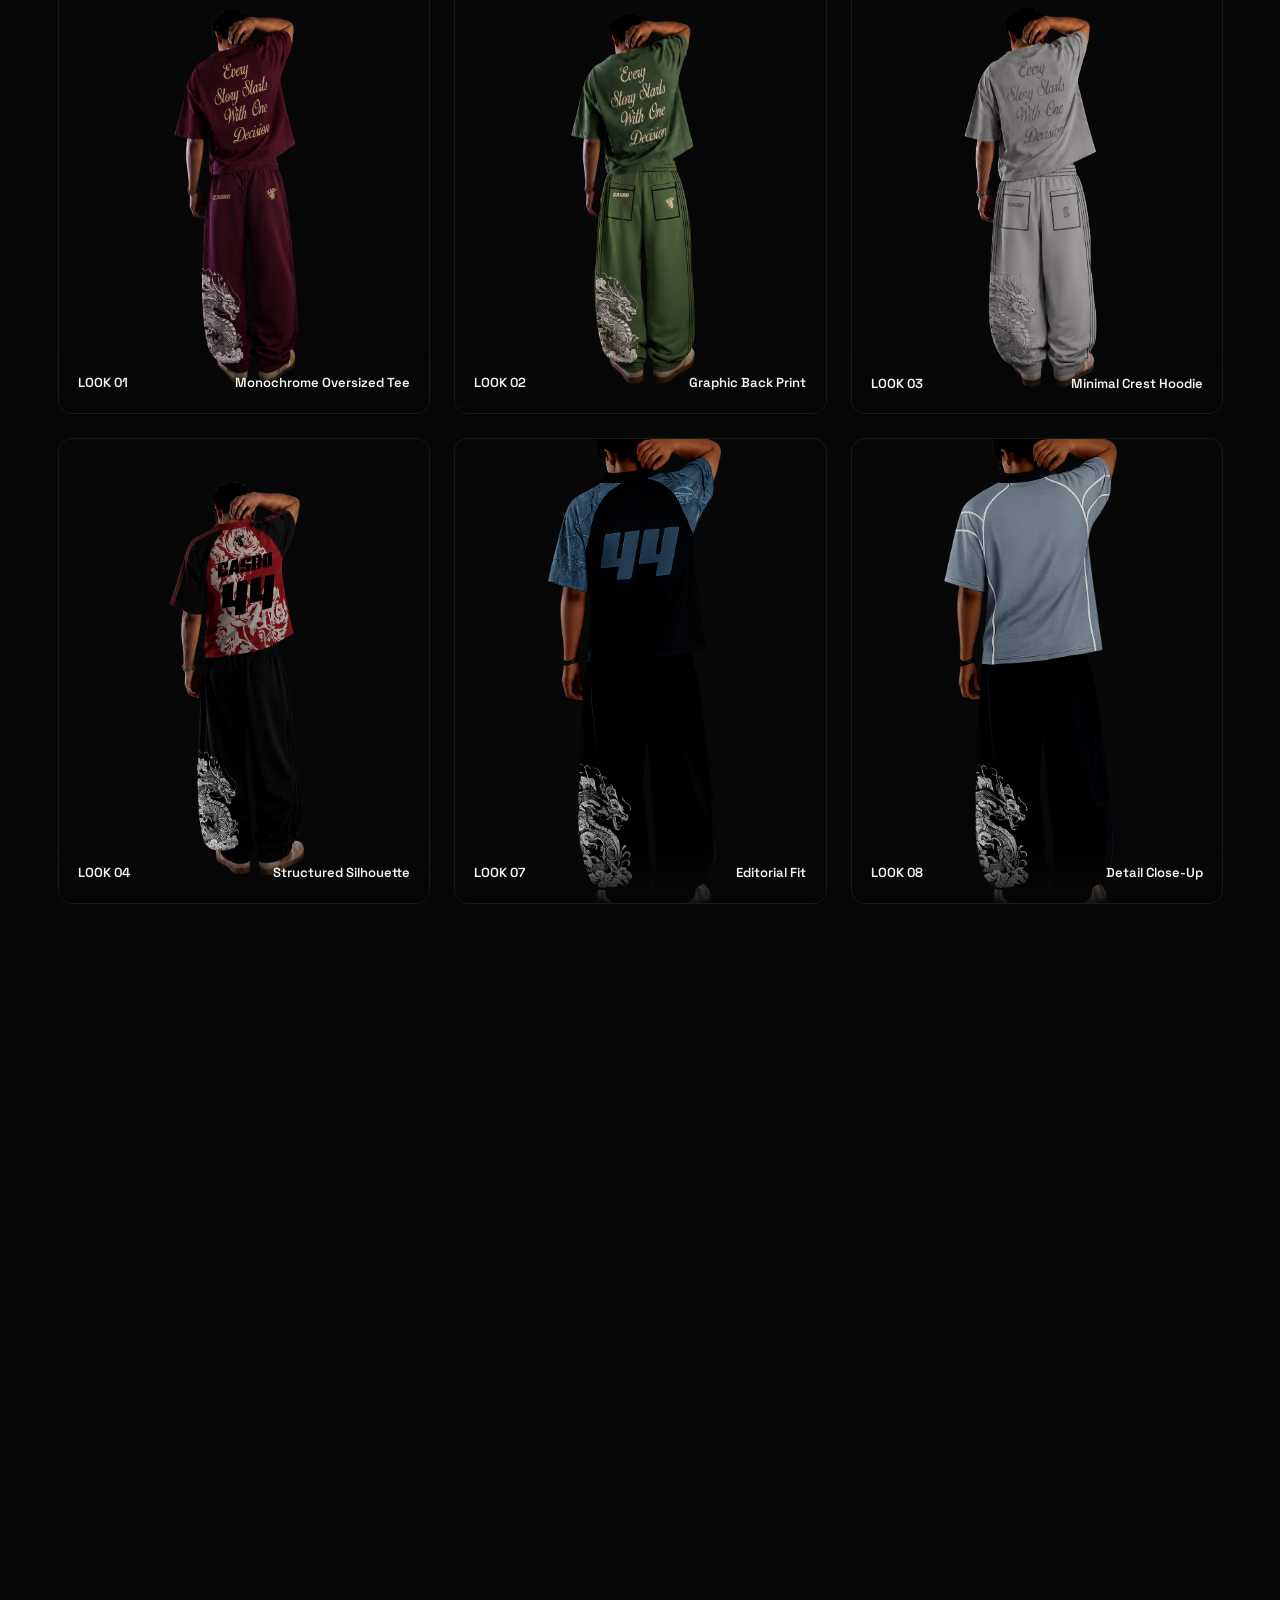
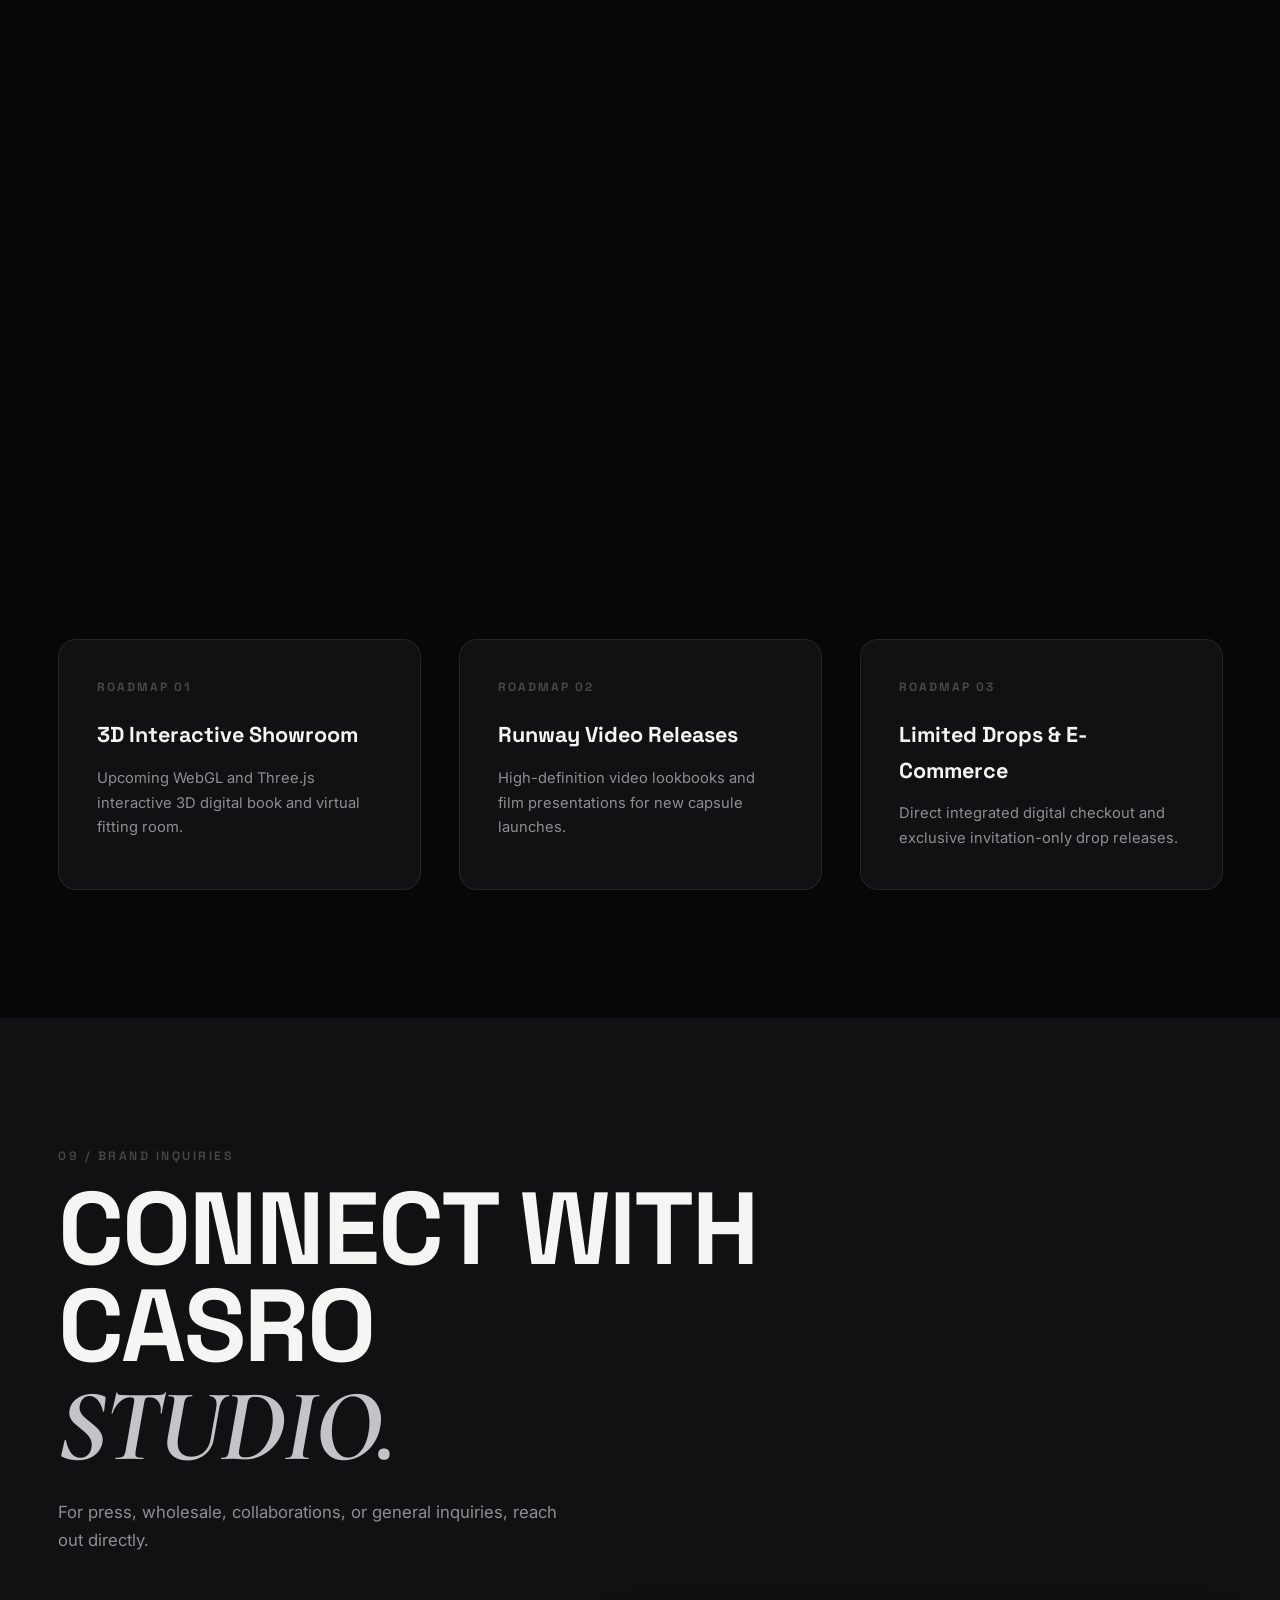
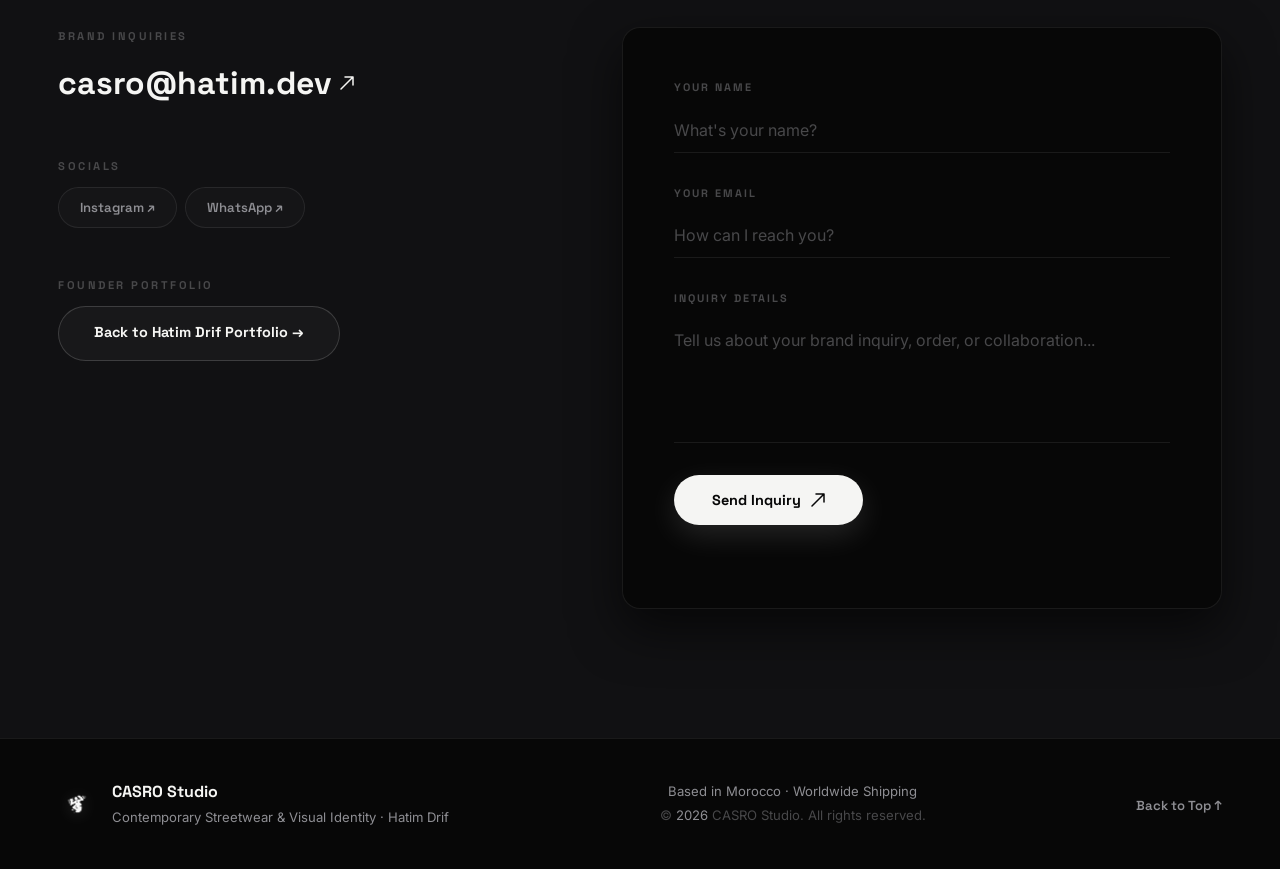
<file: casro/index.html>
<!DOCTYPE html>
<html lang="en" class="no-js">

<head>
  <meta charset="UTF-8">
  <meta name="viewport" content="width=device-width, initial-scale=1.0">
  <title>CASRO — Contemporary Streetwear & Visual Identity</title>
  <meta name="description" content="CASRO is a contemporary streetwear brand founded by Hatim Drif in Morocco. Architectural silhouettes, structural minimalism, and high-contrast fashion systems.">
  <meta name="author" content="CASRO Studio">
  <meta name="theme-color" content="#080808">
  <meta property="og:type" content="website">
  <meta property="og:title" content="CASRO — Contemporary Streetwear & Visual Identity">
  <meta property="og:description" content="Architectural silhouettes, structural minimalism, and contemporary streetwear systems.">
  <meta property="og:image" content="../assets/images/casrologo.png">
  <link rel="icon" type="image/png" href="../assets/images/casrologo.png">
  <link rel="apple-touch-icon" href="../assets/images/casrologo.png">
  <link rel="preload" as="image" href="../assets/images/casrologo.png">
  <link rel="preconnect" href="https://fonts.googleapis.com">
  <link rel="preconnect" href="https://fonts.gstatic.com" crossorigin>
  <link href="https://fonts.googleapis.com/css2?family=Inter:wght@300;400;500;600;700&family=Space+Grotesk:wght@400;500;600;700;800&family=Cormorant+Garamond:ital,wght@0,400;0,600;1,400;1,600&display=swap" rel="stylesheet">
  <link rel="stylesheet" href="../style.css">
  <link rel="stylesheet" href="style.css">
</head>

<body id="casro-top">

  <!-- Premium Page Transition Overlay -->
  <div class="page-transition" id="page-transition" aria-hidden="true">
    <div class="page-transition-content">
      <img src="../assets/images/casrologo.png" alt="CASRO" class="page-transition-logo">
      <span class="page-transition-title">CASRO</span>
      <div class="page-transition-spinner"><div class="page-transition-bar"></div></div>
    </div>
  </div>

  <!-- Session Intro Loading Screen Overlay -->
  <div class="intro-screen" id="intro-screen" aria-hidden="true">
    <div class="intro-content">
      <div class="intro-logo-wrapper">
        <img src="../assets/images/casrologo.png" alt="CASRO" class="intro-casrologo">
      </div>
      <div class="intro-progress-line">
        <div class="intro-progress-fill"></div>
      </div>
      <span class="intro-subtext">CASRO BRAND EXPERIENCE · 2026</span>
    </div>
  </div>

  <div class="cursor-ring" id="cursor-ring" aria-hidden="true"><span class="cursor-text" id="cursor-text"></span></div>
  <div class="cursor-dot"  id="cursor-dot"  aria-hidden="true"></div>

  <div class="scroll-progress" aria-hidden="true">
    <div class="scroll-progress-fill" id="scroll-progress-fill"></div>
  </div>

  <!-- CASRO DEDICATED NAVIGATION -->
  <header class="site-header" id="site-header">
    <nav class="nav-inner" aria-label="CASRO Navigation">
      <a href="#casro-top" class="nav-logo magnetic" aria-label="CASRO Home">
        <img src="../assets/images/casrologo.png" alt="CASRO Logo" class="logo-img">
        <span class="logo-text">CASRO</span>
      </a>
      <ul class="nav-links" id="nav-links" role="list">
        <li><a href="../index.html" class="nav-link home-transition-link" data-cursor-label="Portfolio">HOME</a></li>
        <li><a href="#story"        class="nav-link" data-nav="story">STORY</a></li>
        <li><a href="#philosophy"   class="nav-link" data-nav="philosophy">PHILOSOPHY</a></li>
        <li><a href="#collections"  class="nav-link" data-nav="collections">COLLECTIONS</a></li>
        <li><a href="#contact"      class="nav-link" data-nav="contact">CONTACT</a></li>
      </ul>
      <div class="nav-actions">
        <a href="#contact" class="nav-cta magnetic" data-cursor-label="Inquire">
          <span>Inquire</span>
          <svg width="12" height="12" viewBox="0 0 12 12" fill="none"><path d="M1 11L11 1M11 1H4M11 1V8" stroke="currentColor" stroke-width="1.5" stroke-linecap="round"/></svg>
        </a>
        <button class="burger" id="burger-btn" aria-label="Open navigation" aria-expanded="false" aria-controls="mobile-nav">
          <span class="burger-line"></span><span class="burger-line"></span>
        </button>
      </div>
    </nav>
    <div class="mobile-nav" id="mobile-nav" aria-hidden="true">
      <div class="mobile-nav-inner">
        <button class="mobile-nav-close" id="mobile-nav-close" aria-label="Close navigation">✕</button>
        <ul role="list">
          <li><a href="../index.html" class="mobile-nav-link home-transition-link">HOME</a></li>
          <li><a href="#story"        class="mobile-nav-link">STORY</a></li>
          <li><a href="#philosophy"   class="mobile-nav-link">PHILOSOPHY</a></li>
          <li><a href="#collections"  class="mobile-nav-link">COLLECTIONS</a></li>
          <li><a href="#contact"      class="mobile-nav-link">CONTACT</a></li>
        </ul>
        <div class="mobile-nav-footer">
          <a href="mailto:casro@hatim.dev">casro@hatim.dev</a>
          <span>CASRO Studio · Morocco</span>
        </div>
      </div>
    </div>
  </header>

  <main>

    <!-- ═══════════════ CASRO HERO ═══════════════ -->
    <section id="hero" class="hero" aria-label="CASRO Brand Introduction">
      <div class="hero-media" aria-hidden="true">
        <img src="../assets/images/image123.PNG" alt="CASRO Campaign Hero" class="hero-img" id="hero-img" fetchpriority="high" onerror="this.onerror=null;this.src='../assets/images/5.png'">
        <div class="hero-vignette"></div>
      </div>
      <div class="hero-content">
        <div class="hero-brand-mark reveal" data-reveal>
          <img src="../assets/images/casrologo.png" alt="CASRO Logo" class="hero-casrologo">
        </div>

        <h1 class="hero-name">
          <span class="hero-name-mask">
            <span class="hero-name-line" data-hero-step="1">CASRO</span>
          </span>
          <span class="hero-name-mask">
            <span class="hero-name-line hero-name-outline" data-hero-step="2">STUDIO</span>
          </span>
        </h1>
        <div class="hero-role">
          <span class="role-prefix">Defined by&thinsp;</span>
          <div class="role-rotator" id="role-rotator" aria-live="polite">
            <span class="role-item active">Architectural Streetwear</span>
            <span class="role-item">High-Contrast Minimalism</span>
            <span class="role-item">Custom Garment Graphics</span>
            <span class="role-item">Tactile Textile Precision</span>
          </div>
        </div>
        <p class="hero-desc">An independent luxury streetwear label and design experiment.<br>Merging raw structural aesthetics, minimal typography, and contemporary tailoring.</p>
        <div class="hero-actions">
          <a href="#collections" class="btn-primary magnetic" data-cursor-label="Explore">Explore Collections <svg width="14" height="14" viewBox="0 0 14 14" fill="none"><path d="M1 13L13 1M13 1H5M13 1V9" stroke="currentColor" stroke-width="1.5" stroke-linecap="round"/></svg></a>
          <a href="#story" class="btn-secondary magnetic" data-cursor-label="Read">Brand Story</a>
          <a href="../index.html" class="btn-secondary magnetic home-transition-link" data-cursor-label="Developer">Portfolio Home</a>
        </div>
        <div class="hero-meta">
          <div class="hero-status">
            <span class="status-dot"></span>
            <span>Collection 01 — Now Live</span>
          </div>
          <a href="#story" class="hero-scroll-cue" aria-label="Scroll down"><span>SCROLL</span><span class="scroll-arrow">↓</span></a>
        </div>
      </div>
    </section>

    <!-- ═══════════════ BRAND STORY ═══════════════ -->
    <section id="story" class="section" aria-labelledby="story-heading">
      <div class="container">
        <header class="section-header reveal">
          <span class="section-label">01 / BRAND ORIGIN</span>
          <h2 id="story-heading" class="section-title">THE ORIGIN &amp;<br>VISION OF CASRO.</h2>
          <p class="section-subtitle">Born in Morocco at the intersection of graphic design, software restraint, and contemporary garment construction.</p>
        </header>
        <div class="about-grid">
          <div class="about-visual reveal">
            <div class="portrait-card" data-cursor-label="Atelier">
              <img src="../assets/images/6.png" alt="CASRO Apparel Showcase" class="portrait-img">
              <div class="portrait-overlay"><strong>CASRO Studio</strong><span>Creative Direction by Hatim Drif</span></div>
            </div>
          </div>
          <div class="about-narrative">
            <blockquote class="about-quote reveal">"Fashion is architecture in motion — where proportion, weight, and visual silence dictate identity."</blockquote>
            <p class="about-text reveal">Founded in 2024 by creative developer and designer <strong>Hatim Drif</strong>, <strong>CASRO</strong> was built to challenge generic streetwear tropes. Instead of excessive branding, CASRO focuses on deliberate cuts, high-density cotton weights, and balanced monochrome iconography.</p>
            <p class="about-text reveal">Every garment, campaign look, and graphic element is crafted like a piece of high-grade software: clean, functional, structured, and resilient against fleeting trends.</p>
            <div class="pillars reveal">
              <div class="pillar"><h3>Architectural Cut &amp; Sew</h3><p>Heavyweight fabrics, custom drop-shoulder silhouettes, and tailored boxy cuts engineered for longevity.</p></div>
              <div class="pillar"><h3>Visual Identity Systems</h3><p>Minimalist typography, vector iconography, and high-contrast colorways designed with intent.</p></div>
            </div>
          </div>
        </div>
      </div>
    </section>

    <!-- ═══════════════ PHILOSOPHY ═══════════════ -->
    <section id="philosophy" class="section" aria-labelledby="philosophy-heading">
      <div class="container">
        <header class="section-header reveal">
          <span class="section-label">02 / CORE PHILOSOPHY</span>
          <h2 id="philosophy-heading" class="section-title">DESIGN PRINCIPLES<br>&amp; PILLARS.</h2>
        </header>
        <div class="casro-grid-3">
          <div class="casro-card reveal">
            <span class="casro-card-num">01 / STRUCTURE</span>
            <h3 class="casro-card-title">Architectural Form</h3>
            <p class="casro-card-text">We treat garments as structural forms. Every line, shoulder drop, and hem position is calculated to create a balanced silhouette.</p>
          </div>
          <div class="casro-card reveal">
            <span class="casro-card-num">02 / RESTRAINT</span>
            <h3 class="casro-card-title">Minimal Graphic Language</h3>
            <p class="casro-card-text">Restraint over noise. Graphics are understated, monochrome, and placed with mathematical precision to maximize visual impact.</p>
          </div>
          <div class="casro-card reveal">
            <span class="casro-card-num">03 / TEXTILE</span>
            <h3 class="casro-card-title">Tactile Quality</h3>
            <p class="casro-card-text">Sourcing premium 280GSM+ combed cottons, durable ribbed collars, and soft-touch screen prints built to endure years of wear.</p>
          </div>
        </div>
      </div>
    </section>

    <!-- ═══════════════ PROCESS ═══════════════ -->
    <section id="process" class="section" aria-labelledby="process-heading">
      <div class="container">
        <header class="section-header reveal">
          <span class="section-label">03 / CREATIVE PROCESS</span>
          <h2 id="process-heading" class="section-title">FROM SKETCH TO<br>FINAL GARMENT.</h2>
          <p class="section-subtitle">A rigorous multi-step methodology bridging digital prototyping and physical craftsmanship.</p>
        </header>
        <div class="casro-grid-3">
          <div class="casro-card reveal">
            <span class="casro-card-num">STEP 01</span>
            <h3 class="casro-card-title">Concept &amp; Vector Drafting</h3>
            <p class="casro-card-text">Digital rendering in Figma and Illustrator to balance graphic scales, typography ratios, and print coordinates.</p>
          </div>
          <div class="casro-card reveal">
            <span class="casro-card-num">STEP 02</span>
            <h3 class="casro-card-title">Pattern &amp; Sample Crafting</h3>
            <p class="casro-card-text">Developing physical samples, testing neckband tensions, sleeve lengths, and garment drape across body profiles.</p>
          </div>
          <div class="casro-card reveal">
            <span class="casro-card-num">STEP 03</span>
            <h3 class="casro-card-title">Campaign &amp; Lookbook</h3>
            <p class="casro-card-text">High-fashion editorial photography, campaign styling, and interactive web showcases to launch the collection.</p>
          </div>
        </div>
      </div>
    </section>

    <!-- ═══════════════ COLLECTIONS ═══════════════ -->
    <section id="collections" class="section" aria-labelledby="collections-heading">
      <div class="container">
        <header class="section-header reveal">
          <span class="section-label">04 / CURATED LINEUP</span>
          <h2 id="collections-heading" class="section-title">COLLECTION 01 —<br>STRUCTURAL ESSENTIALS.</h2>
          <p class="section-subtitle">Our inaugural capsule showcasing minimalist tees, hoodies, and signature accessories.</p>
        </header>
      </div>
    </section>



    <!-- ═══════════════ GALLERY ═══════════════ -->
    <section id="gallery" class="section" aria-labelledby="gallery-heading">
      <div class="container">
        <header class="section-header reveal">
          <span class="section-label">06 / VISUAL ARCHIVE</span>
          <h2 id="gallery-heading" class="section-title">CAMPAIGN GALLERY<br>&amp; DETAILS.</h2>
          <p class="section-subtitle">Visual highlights from studio shoots, garment textures, and editorial angles.</p>
        </header>

        <div class="casro-gallery-grid reveal">
          <div class="casro-gallery-item">
            <img src="../assets/images/1.png" alt="CASRO Look 01" class="casro-gallery-img" loading="lazy">
            <div class="casro-gallery-caption"><span>LOOK 01</span><span>Monochrome Oversized Tee</span></div>
          </div>
          <div class="casro-gallery-item">
            <img src="../assets/images/2.png" alt="CASRO Look 02" class="casro-gallery-img" loading="lazy">
            <div class="casro-gallery-caption"><span>LOOK 02</span><span>Graphic Back Print</span></div>
          </div>
          <div class="casro-gallery-item">
            <img src="../assets/images/3.png" alt="CASRO Look 03" class="casro-gallery-img" loading="lazy">
            <div class="casro-gallery-caption"><span>LOOK 03</span><span>Minimal Crest Hoodie</span></div>
          </div>
          <div class="casro-gallery-item">
            <img src="../assets/images/4.png" alt="CASRO Look 04" class="casro-gallery-img" loading="lazy">
            <div class="casro-gallery-caption"><span>LOOK 04</span><span>Structured Silhouette</span></div>
          </div>
          <div class="casro-gallery-item">
            <img src="../assets/images/7.png" alt="CASRO Look 07" class="casro-gallery-img" loading="lazy">
            <div class="casro-gallery-caption"><span>LOOK 07</span><span>Editorial Fit</span></div>
          </div>
          <div class="casro-gallery-item">
            <img src="../assets/images/8.png" alt="CASRO Look 08" class="casro-gallery-img" loading="lazy">
            <div class="casro-gallery-caption"><span>LOOK 08</span><span>Detail Close-Up</span></div>
          </div>
        </div>
      </div>
    </section>

    <!-- ═══════════════ BEHIND THE SCENES ═══════════════ -->
    <section id="bts" class="section" aria-labelledby="bts-heading">
      <div class="container">
        <header class="section-header reveal">
          <span class="section-label">07 / ATELIER INSIGHTS</span>
          <h2 id="bts-heading" class="section-title">BEHIND THE SCENES<br>&amp; CRAFT.</h2>
          <p class="section-subtitle">Behind every drop is weeks of sampling, screen print testing, and quality control.</p>
        </header>
        <div class="casro-grid-3">
          <div class="casro-card reveal">
            <span class="casro-card-num">INSIGHT 01</span>
            <h3 class="casro-card-title">Precision Screen Printing</h3>
            <p class="casro-card-text">Utilizing high-density plastisol and water-based ink blends for vibrant graphics that do not crack or fade.</p>
          </div>
          <div class="casro-card reveal">
            <span class="casro-card-num">INSIGHT 02</span>
            <h3 class="casro-card-title">Custom Woven Labels</h3>
            <p class="casro-card-text">Every garment features custom woven satin neck tags and hem labels reinforcing brand authenticity.</p>
          </div>
          <div class="casro-card reveal">
            <span class="casro-card-num">INSIGHT 03</span>
            <h3 class="casro-card-title">Packaging &amp; Presentation</h3>
            <p class="casro-card-text">Delivered in matte black frosted polybags with custom stickers and certificate of authenticity.</p>
          </div>
        </div>
      </div>
    </section>

    <!-- ═══════════════ FUTURE VISION ═══════════════ -->
    <section id="future" class="section" aria-labelledby="future-heading">
      <div class="container">
        <header class="section-header reveal">
          <span class="section-label">08 / THE ROADMAP</span>
          <h2 id="future-heading" class="section-title">FUTURE VISION &amp;<br>DIGITAL EXPERIENCES.</h2>
          <p class="section-subtitle">Merging interactive web technologies with fashion drops.</p>
        </header>
        <div class="casro-grid-3">
          <div class="casro-card reveal">
            <span class="casro-card-num">ROADMAP 01</span>
            <h3 class="casro-card-title">3D Interactive Showroom</h3>
            <p class="casro-card-text">Upcoming WebGL and Three.js interactive 3D digital book and virtual fitting room.</p>
          </div>
          <div class="casro-card reveal">
            <span class="casro-card-num">ROADMAP 02</span>
            <h3 class="casro-card-title">Runway Video Releases</h3>
            <p class="casro-card-text">High-definition video lookbooks and film presentations for new capsule launches.</p>
          </div>
          <div class="casro-card reveal">
            <span class="casro-card-num">ROADMAP 03</span>
            <h3 class="casro-card-title">Limited Drops &amp; E-Commerce</h3>
            <p class="casro-card-text">Direct integrated digital checkout and exclusive invitation-only drop releases.</p>
          </div>
        </div>
      </div>
    </section>

    <!-- ═══════════════ CONTACT ═══════════════ -->
    <section id="contact" class="section contact-section" aria-labelledby="contact-heading">
      <div class="container">
        <header class="section-header reveal">
          <span class="section-label">09 / BRAND INQUIRIES</span>
          <h2 id="contact-heading" class="contact-headline reveal">CONNECT WITH<br>CASRO<br><em>STUDIO.</em></h2>
          <p class="section-subtitle">For press, wholesale, collaborations, or general inquiries, reach out directly.</p>
        </header>
        <div class="contact-layout">
          <div class="contact-channels reveal">
            <div class="contact-channel">
              <span class="channel-label">BRAND INQUIRIES</span>
              <a href="mailto:casro@hatim.dev" class="channel-value magnetic" data-cursor-label="Email">casro@hatim.dev <svg width="14" height="14" viewBox="0 0 14 14" fill="none"><path d="M1 13L13 1M13 1H5M13 1V9" stroke="currentColor" stroke-width="1.5" stroke-linecap="round"/></svg></a>
            </div>
            <div class="contact-channel">
              <span class="channel-label">SOCIALS</span>
              <div class="social-links">
                <a href="https://www.instagram.com/hatimtkd2/" target="_blank" rel="noreferrer noopener" class="social-link magnetic" data-cursor-label="Instagram">Instagram ↗</a>
                <a href="https://wa.me/"        target="_blank" rel="noreferrer noopener" class="social-link magnetic" data-cursor-label="WhatsApp">WhatsApp ↗</a>
              </div>
            </div>
            <div class="contact-channel">
              <span class="channel-label">FOUNDER PORTFOLIO</span>
              <a href="../index.html" class="btn-cv magnetic home-transition-link" data-cursor-label="Developer">Back to Hatim Drif Portfolio →</a>
            </div>
          </div>
          <div class="contact-form-wrap reveal">
            <form id="contact-form" class="contact-form" novalidate>
              <div class="field-group"><label for="f-name">YOUR NAME</label><input type="text" id="f-name" name="name" required autocomplete="name" placeholder="What's your name?"></div>
              <div class="field-group"><label for="f-email">YOUR EMAIL</label><input type="email" id="f-email" name="email" required autocomplete="email" placeholder="How can I reach you?"></div>
              <div class="field-group"><label for="f-message">INQUIRY DETAILS</label><textarea id="f-message" name="message" rows="5" required placeholder="Tell us about your brand inquiry, order, or collaboration..."></textarea></div>
              <button type="submit" class="btn-submit magnetic" data-cursor-label="Send">Send Inquiry <svg width="14" height="14" viewBox="0 0 14 14" fill="none"><path d="M1 13L13 1M13 1H5M13 1V9" stroke="currentColor" stroke-width="1.5" stroke-linecap="round"/></svg></button>
              <p class="form-response" id="form-response" aria-live="polite" role="status"></p>
            </form>
          </div>
        </div>
      </div>
    </section>

  </main>

  <footer class="site-footer">
    <div class="container footer-inner">
      <div class="footer-left">
        <a href="#casro-top" class="footer-logo magnetic" aria-label="CASRO Home">
          <img src="../assets/images/casrologo.png" alt="CASRO Logo" class="footer-logo-img">
        </a>
        <div class="footer-text-group">
          <strong>CASRO Studio</strong>
          <span>Contemporary Streetwear &amp; Visual Identity · Hatim Drif</span>
        </div>
      </div>
      <div class="footer-center"><span>Based in Morocco · Worldwide Shipping</span><span class="footer-copy">© <span id="footer-year">2026</span> CASRO Studio. All rights reserved.</span></div>
      <div class="footer-right"><a href="#casro-top" class="back-top magnetic" data-cursor-label="Top">Back to Top ↑</a></div>
    </div>
  </footer>

  <!-- Floating Brand Watermark -->
  <div class="brand-watermark" aria-hidden="true">
    <img src="../assets/images/casrologo.png" alt="" class="watermark-logo-img">
  </div>

  <script src="script.js"></script>
</body>
</html>
</file>
<file: style.css>
/* ============================================================
   HATIM DRIF — LUXURY EDITORIAL PORTFOLIO STYLESHEET (2026)
   Awwwards × Linear × High-Fashion Editorial Aesthetic
   ============================================================ */

/* ── 1. DESIGN TOKENS ──────────────────────────────────────── */
:root {
  /* Tier 1: Palette */
  --bg-base:        #070707;
  --bg-surface-1:   #111113;
  --bg-surface-2:   #17171a;
  --bg-card:        rgba(255, 255, 255, 0.03);
  --bg-card-hover:  rgba(255, 255, 255, 0.055);

  --border-subtle:  rgba(255, 255, 255, 0.08);
  --border-medium:  rgba(255, 255, 255, 0.16);
  --border-accent:  rgba(255, 255, 255, 0.28);

  --text-hi:        #f5f5f3;
  --text-mid:       #8e8e93;
  --text-lo:        #48484a;
  --silver:         #c4c4c8;
  --white:          #ffffff;
  --accent-green:   #22c55e;

  /* Tier 2: Typography */
  --font-serif:     'Bodoni Moda', 'Cormorant Garamond', Georgia, serif;
  --font-display:   'Bodoni Moda', Georgia, serif;
  --font-script:    'Monsieur La Doulaise', 'Pinyon Script', cursive;
  --font-head:      'Space Grotesk', 'Inter', -apple-system, sans-serif;
  --font-body:      'Inter', system-ui, -apple-system, sans-serif;

  /* Tier 3: Spacing Scale */
  --max-w:          1320px;
  --gutter:         clamp(1.5rem, 4.5vw, 4rem);
  --section-py:     clamp(5.5rem, 10vw, 9.5rem);

  /* Tier 4: Radii & Motion */
  --radius-sm:      8px;
  --radius-md:      14px;
  --radius-lg:      18px;
  --radius-pill:    9999px;

  --ease-luxury:    cubic-bezier(0.16, 1, 0.3, 1);
  --ease-smooth:    cubic-bezier(0.25, 1, 0.5, 1);
  --dur-fast:       0.25s;
  --dur-med:        0.45s;
  --dur-slow:       0.85s;
}

/* ── 2. RESET & BASE ───────────────────────────────────────── */
*, *::before, *::after {
  margin: 0;
  padding: 0;
  box-sizing: border-box;
}

html {
  scroll-behavior: smooth;
  background: var(--bg-base);
  color: var(--text-hi);
  font-family: var(--font-body);
  font-size: 16px;
  -webkit-font-smoothing: antialiased;
  -moz-osx-font-smoothing: grayscale;
  text-rendering: optimizeLegibility;
  color-scheme: dark;
}

body {
  background: var(--bg-base);
  overflow-x: hidden;
  line-height: 1.65;
  width: 100%;
}

img {
  max-width: 100%;
  height: auto;
  display: block;
  object-fit: cover;
}

a {
  color: inherit;
  text-decoration: none;
}

button {
  background: none;
  border: none;
  font-family: inherit;
  color: inherit;
  cursor: pointer;
}

ul, ol {
  list-style: none;
}

/* Focus styles */
:focus-visible {
  outline: 2px solid var(--text-hi);
  outline-offset: 3px;
  border-radius: 4px;
}

@media (pointer: coarse) {
  .cursor-ring, .cursor-dot { display: none !important; }
}
@media (pointer: fine) {
  body, a, button, [role="button"] { cursor: none !important; }
}

::selection {
  background: var(--text-hi);
  color: var(--bg-base);
}

::-webkit-scrollbar {
  width: 5px;
}
::-webkit-scrollbar-track {
  background: var(--bg-base);
}
::-webkit-scrollbar-thumb {
  background: rgba(255, 255, 255, 0.14);
  border-radius: 4px;
}
::-webkit-scrollbar-thumb:hover {
  background: var(--silver);
}

/* Film grain texture */
body::after {
  content: '';
  position: fixed;
  inset: 0;
  pointer-events: none;
  z-index: 9000;
  opacity: 0.024;
  background-image: url("data:image/svg+xml,%3Csvg viewBox='0 0 256 256' xmlns='http://www.w3.org/2000/svg'%3E%3Cfilter id='n'%3E%3CfeTurbulence type='fractalNoise' baseFrequency='0.85' numOctaves='4' stitchTiles='stitch'/%3E%3C/filter%3E%3Crect width='100%25' height='100%25' filter='url(%23n)'/%3E%3C/svg%3E");
}

/* ── 3. CUSTOM CURSOR ──────────────────────────────────────── */
.cursor-ring {
  position: fixed;
  top: 0; left: 0;
  width: 44px; height: 44px;
  border: 1px solid rgba(255, 255, 255, 0.35);
  border-radius: 50%;
  pointer-events: none;
  z-index: 99999;
  transform: translate(-50%, -50%);
  display: flex;
  align-items: center;
  justify-content: center;
  transition: width .35s var(--ease-luxury), height .35s var(--ease-luxury),
              background .35s ease, border-color .35s ease;
  opacity: 0;
  will-change: transform, width, height;
}
.cursor-ring.visible { opacity: 1; }
.cursor-ring.expand {
  width: 72px; height: 72px;
  background: var(--white);
  border-color: transparent;
}
.cursor-text {
  font-family: var(--font-head);
  font-size: 0.56rem;
  font-weight: 700;
  letter-spacing: 1.2px;
  text-transform: uppercase;
  color: var(--bg-base);
  opacity: 0;
  transition: opacity .2s ease;
}
.cursor-ring.expand .cursor-text { opacity: 1; }

.cursor-dot {
  position: fixed;
  top: 0; left: 0;
  width: 5px; height: 5px;
  background: var(--text-hi);
  border-radius: 50%;
  pointer-events: none;
  z-index: 99999;
  transform: translate(-50%, -50%);
  opacity: 0;
  transition: transform .08s linear, opacity .3s ease;
  will-change: transform;
}
.cursor-dot.visible { opacity: 1; }

/* ── 4. SCROLL PROGRESS ────────────────────────────────────── */
.scroll-progress {
  position: fixed;
  top: 0; left: 0;
  width: 100%; height: 2px;
  background: rgba(255, 255, 255, 0.04);
  z-index: 10000;
}
.scroll-progress-fill {
  height: 100%; width: 0%;
  background: linear-gradient(90deg, #666, var(--white));
  transition: width .1s ease-out;
}

/* ── 5. NAVIGATION ─────────────────────────────────────────── */
.site-header {
  position: fixed;
  top: 0; left: 0; width: 100%;
  z-index: 8000;
  transition: background .4s ease, border-color .4s ease, padding .3s ease;
  border-bottom: 1px solid transparent;
}
.site-header.scrolled {
  background: rgba(7, 7, 7, 0.88);
  backdrop-filter: blur(20px);
  -webkit-backdrop-filter: blur(20px);
  border-bottom-color: var(--border-subtle);
}
.nav-inner {
  max-width: var(--max-w);
  margin: 0 auto;
  padding: 1.4rem var(--gutter);
  display: flex;
  align-items: center;
  justify-content: space-between;
  transition: padding .3s ease;
}
.site-header.scrolled .nav-inner {
  padding-top: 0.85rem;
  padding-bottom: 0.85rem;
}

.nav-logo {
  display: flex;
  align-items: center;
  gap: .75rem;
  text-decoration: none;
}
.logo-img {
  height: 36px;
  width: auto;
  max-width: 44px;
  object-fit: contain;
  filter: drop-shadow(0 2px 8px rgba(255, 255, 255, 0.18));
  transition: transform .35s var(--ease-luxury), filter .35s ease;
  animation: logoFadeIn 0.8s var(--ease-luxury) forwards;
}
.logo-text {
  font-family: var(--font-head);
  font-size: 1.1rem;
  font-weight: 800;
  letter-spacing: 2px;
  color: var(--text-hi);
  transition: color .3s ease;
}
.nav-logo:hover .logo-img {
  transform: scale(1.08) rotate(4deg);
}
.nav-logo:hover .logo-text {
  color: var(--white);
}

.nav-links {
  display: flex;
  align-items: center;
  gap: 2.4rem;
}
.nav-link {
  font-family: var(--font-head);
  font-size: 0.85rem;
  font-weight: 500;
  color: var(--text-mid);
  position: relative;
  padding: .25rem 0;
  transition: color .25s ease;
}
.nav-link::after {
  content: '';
  position: absolute;
  bottom: 0; left: 0;
  width: 0; height: 1px;
  background: var(--text-hi);
  transition: width .3s var(--ease-luxury);
}
.nav-link:hover, .nav-link.active { color: var(--text-hi); }
.nav-link.active::after, .nav-link:hover::after { width: 100%; }

.nav-actions {
  display: flex;
  align-items: center;
  gap: 1rem;
}
.nav-cta {
  font-family: var(--font-head);
  font-size: 0.82rem;
  font-weight: 600;
  display: inline-flex;
  align-items: center;
  gap: .5rem;
  padding: .55rem 1.4rem;
  border: 1px solid var(--border-medium);
  border-radius: var(--radius-pill);
  color: var(--text-hi);
  background: rgba(255, 255, 255, 0.02);
  transition: background .3s ease, border-color .3s ease, color .3s ease, transform .3s var(--ease-luxury);
}
.nav-cta:hover {
  background: var(--text-hi);
  color: var(--bg-base);
  border-color: var(--text-hi);
  transform: translateY(-2px);
}

.burger {
  display: none;
  flex-direction: column;
  gap: 5px;
  padding: .4rem;
}
.burger-line {
  width: 22px; height: 1.5px;
  background: var(--text-hi);
  transition: transform .3s ease, opacity .3s ease;
}
.burger.open .burger-line:nth-child(1) { transform: translateY(3.25px) rotate(45deg); }
.burger.open .burger-line:nth-child(2) { transform: translateY(-3.25px) rotate(-45deg); }

.mobile-nav {
  position: fixed; inset: 0;
  background: rgba(7, 7, 7, 0.97);
  backdrop-filter: blur(24px);
  -webkit-backdrop-filter: blur(24px);
  z-index: 7999;
  opacity: 0; visibility: hidden;
  transition: opacity .4s ease, visibility .4s ease;
  display: flex;
  flex-direction: column;
}
.mobile-nav.open { opacity: 1; visibility: visible; }
.mobile-nav-inner {
  padding: 5rem var(--gutter) 3rem;
  display: flex;
  flex-direction: column;
  height: 100%;
  justify-content: space-between;
}
.mobile-nav-close {
  position: absolute;
  top: 1.5rem; right: var(--gutter);
  font-size: 1.4rem;
  color: var(--text-mid);
  transition: color .25s ease;
}
.mobile-nav-close:hover { color: var(--text-hi); }
.mobile-nav-link {
  font-family: var(--font-head);
  font-size: clamp(2.4rem, 8vw, 4rem);
  font-weight: 700;
  color: var(--text-mid);
  display: inline-block;
  transition: color .3s ease, transform .3s ease;
  line-height: 1.15;
}
.mobile-nav-link:hover {
  color: var(--text-hi);
  transform: translateX(12px);
}
.mobile-nav-footer {
  display: flex;
  flex-direction: column;
  gap: .4rem;
  font-size: .88rem;
  color: var(--text-mid);
}

@media (max-width: 900px) {
  .nav-links { display: none; }
  .burger { display: flex; }
  .nav-cta { display: none; }
}

/* ── 6. HERO SECTION ───────────────────────────────────────── */
.hero {
  position: relative;
  width: 100vw;
  min-height: 100svh;
  display: flex;
  align-items: flex-end;
  overflow: hidden;
  background: var(--bg-base);
}
.hero-media {
  position: absolute;
  inset: 0;
  z-index: 1;
}
.hero-img {
  width: 100%; height: 100%;
  object-fit: cover;
  object-position: center 18%;
  filter: brightness(0.64) contrast(1.06) saturate(0.82);
  will-change: transform;
}
.hero-vignette {
  position: absolute;
  inset: 0;
  background: linear-gradient(
    180deg,
    rgba(7, 7, 7, 0.35) 0%,
    rgba(7, 7, 7, 0.05) 30%,
    rgba(7, 7, 7, 0.65) 72%,
    rgba(7, 7, 7, 0.98) 100%
  );
  z-index: 2;
}
.hero-content {
  position: relative;
  z-index: 5;
  max-width: var(--max-w);
  margin: 0 auto;
  padding: 0 var(--gutter) clamp(3rem, 6vw, 5rem);
  width: 100%;
  display: flex;
  flex-direction: column;
  align-items: flex-start;
}

.hero-brand-mark {
  margin-bottom: 1.2rem;
  display: flex;
  align-items: center;
}
.hero-casrologo {
  height: 48px;
  width: auto;
  object-fit: contain;
  filter: drop-shadow(0 4px 16px rgba(255, 255, 255, 0.25));
  opacity: 0.95;
  transition: transform .35s var(--ease-luxury), opacity .35s ease;
  animation: logoFadeIn 1s var(--ease-luxury) forwards;
}
.hero-casrologo:hover {
  transform: scale(1.08) rotate(4deg);
  opacity: 1;
}

.hero-eyebrow {
  display: flex;
  align-items: center;
  gap: .65rem;
  font-family: var(--font-head);
  font-size: .78rem;
  font-weight: 500;
  letter-spacing: 2.5px;
  text-transform: uppercase;
  color: var(--text-mid);
  margin-bottom: 1.4rem;
}
.eyebrow-dot {
  width: 6px; height: 6px;
  border-radius: 50%;
  background: var(--silver);
}
.eyebrow-sep { color: var(--text-lo); }

.hero-name {
  font-family: var(--font-script);
  font-size: clamp(4.8rem, 14vw, 12rem);
  font-weight: 400;
  line-height: 0.95;
  letter-spacing: 0;
  margin-bottom: 1.8rem;
  display: flex;
  flex-direction: column;
  text-transform: none;
  text-wrap: balance;
}
.hero-name-line {
  display: block;
  color: var(--text-hi);
  font-family: var(--font-script);
  text-transform: none;
}
.hero-name-outline {
  font-family: var(--font-script);
  color: var(--silver);
  -webkit-text-stroke: 0;
  font-style: normal;
  text-transform: none;
  opacity: 0.95;
  transition: opacity .3s ease, color .3s ease;
  filter: drop-shadow(0 4px 16px rgba(255, 255, 255, 0.15));
}
.hero-name:hover .hero-name-outline {
  color: var(--white);
  opacity: 1;
}

.hero-role {
  display: flex;
  align-items: center;
  gap: .6rem;
  font-family: var(--font-head);
  font-size: clamp(1rem, 2vw, 1.35rem);
  color: var(--text-mid);
  margin-bottom: 1.2rem;
  height: 38px;
  overflow: hidden;
}
.role-prefix { font-weight: 400; }
.role-rotator { position: relative; }
.role-item {
  font-weight: 600;
  color: var(--text-hi);
  display: block;
  opacity: 0;
  transform: translateY(24px);
  transition: transform .55s var(--ease-luxury), opacity .55s ease;
  position: absolute;
  top: 0; left: 0;
  white-space: nowrap;
}
.role-item.active {
  opacity: 1;
  transform: translateY(0);
  position: relative;
}

.hero-desc {
  font-size: clamp(.95rem, 1.3vw, 1.1rem);
  color: var(--text-mid);
  max-width: 540px;
  line-height: 1.68;
  margin-bottom: 2.4rem;
  text-wrap: pretty;
}

.hero-actions {
  display: flex;
  align-items: center;
  gap: 1.2rem;
  flex-wrap: wrap;
  margin-bottom: 3rem;
}

.btn-primary {
  font-family: var(--font-head);
  font-size: .88rem;
  font-weight: 700;
  letter-spacing: .3px;
  padding: .95rem 2.4rem;
  background: var(--text-hi);
  color: var(--bg-base);
  border-radius: var(--radius-pill);
  display: inline-flex;
  align-items: center;
  gap: .6rem;
  transition: transform .3s var(--ease-luxury), background .3s ease;
  box-shadow: 0 10px 30px rgba(255, 255, 255, 0.12);
}
.btn-primary:hover {
  transform: translateY(-3px);
  background: var(--white);
}

.btn-secondary {
  font-family: var(--font-head);
  font-size: .88rem;
  font-weight: 600;
  letter-spacing: .3px;
  padding: .95rem 2.4rem;
  border: 1px solid var(--border-medium);
  border-radius: var(--radius-pill);
  color: var(--text-hi);
  backdrop-filter: blur(8px);
  -webkit-backdrop-filter: blur(8px);
  background: rgba(255, 255, 255, .03);
  transition: background .3s ease, border-color .3s ease, transform .3s var(--ease-luxury);
}
.btn-secondary:hover {
  background: rgba(255, 255, 255, .09);
  border-color: var(--text-hi);
  transform: translateY(-3px);
}

.hero-meta {
  display: flex;
  align-items: center;
  justify-content: space-between;
  width: 100%;
  padding-top: 1.8rem;
  border-top: 1px solid var(--border-subtle);
}
.hero-status {
  display: flex;
  align-items: center;
  gap: .65rem;
  font-family: var(--font-head);
  font-size: .8rem;
  color: var(--text-mid);
}
.status-dot {
  width: 7px; height: 7px;
  background: var(--accent-green);
  border-radius: 50%;
  box-shadow: 0 0 0 3px rgba(34, 197, 94, .22);
  animation: pulse-dot 2.5s ease infinite;
}
@keyframes pulse-dot {
  0%, 100% { box-shadow: 0 0 0 3px rgba(34, 197, 94, .22); }
  50%      { box-shadow: 0 0 0 6px rgba(34, 197, 94, .08); }
}

.hero-scroll-cue {
  display: inline-flex;
  align-items: center;
  gap: .7rem;
  font-family: var(--font-head);
  font-size: .72rem;
  letter-spacing: 2px;
  color: var(--text-mid);
  transition: color .3s ease, transform .3s ease;
}
.hero-scroll-cue:hover {
  color: var(--text-hi);
  transform: translateY(4px);
}

@media (max-width: 768px) {
  .hero-name { letter-spacing: -2px; }
  .hero-meta { flex-direction: column; align-items: flex-start; gap: 1.2rem; }
  .hero-desc br { display: none; }
}

/* ── 7. SHARED SECTION STYLES ─────────────────────────────── */
.section {
  padding: var(--section-py) 0;
  position: relative;
}
.container {
  max-width: var(--max-w);
  margin: 0 auto;
  padding: 0 var(--gutter);
}

.section-header {
  margin-bottom: clamp(3rem, 6vw, 4.5rem);
}
.section-label {
  display: block;
  font-family: var(--font-head);
  font-size: .76rem;
  font-weight: 600;
  letter-spacing: 2.5px;
  text-transform: uppercase;
  color: var(--text-lo);
  margin-bottom: .9rem;
}
.section-title {
  font-family: var(--font-head);
  font-size: clamp(2.2rem, 4.8vw, 4.2rem);
  font-weight: 800;
  line-height: 1.04;
  letter-spacing: -1.5px;
  color: var(--text-hi);
  text-wrap: balance;
}
.section-subtitle {
  font-size: 1.05rem;
  color: var(--text-mid);
  margin-top: 1rem;
  max-width: 580px;
  line-height: 1.65;
  text-wrap: pretty;
}

/* Scroll-reveal */
.reveal {
  opacity: 0;
  transform: translateY(24px);
  transition: opacity .85s var(--ease-luxury), transform .85s var(--ease-luxury);
  will-change: opacity, transform;
}
.reveal.in-view {
  opacity: 1;
  transform: translateY(0);
}

/* ── 8. ABOUT SECTION ──────────────────────────────────────── */
.about-grid {
  display: grid;
  grid-template-columns: 1fr 1.35fr;
  gap: clamp(2rem, 4vw, 5rem);
  align-items: start;
}
.about-visual {
  display: flex;
  flex-direction: column;
  gap: 1.8rem;
}

.portrait-card {
  position: relative;
  border-radius: var(--radius-lg);
  overflow: hidden;
  border: 1px solid var(--border-subtle);
  background: var(--bg-surface-1);
  box-shadow: 0 20px 50px rgba(0, 0, 0, 0.6);
  transition: border-color .4s ease;
}
.portrait-card:hover { border-color: var(--border-medium); }
.portrait-img {
  width: 100%; height: 480px;
  object-fit: cover;
  object-position: center 20%;
  filter: grayscale(.15) brightness(.88);
  transition: transform .8s var(--ease-luxury), filter .4s ease;
}
.portrait-card:hover .portrait-img {
  transform: scale(1.03);
  filter: grayscale(0) brightness(.93);
}
.portrait-overlay {
  position: absolute;
  bottom: 0; left: 0; width: 100%;
  padding: 1.5rem;
  background: linear-gradient(180deg, transparent 0%, rgba(7, 7, 7, .94) 100%);
  display: flex;
  justify-content: space-between;
  align-items: flex-end;
}
.portrait-overlay strong {
  font-family: var(--font-head);
  font-size: 1.05rem;
  font-weight: 700;
  color: var(--text-hi);
}
.portrait-overlay span {
  font-size: .82rem;
  color: var(--text-mid);
}

.edu-badge {
  display: flex;
  align-items: center;
  gap: 1.1rem;
  padding: 1.4rem;
  background: var(--bg-surface-1);
  border: 1px solid var(--border-subtle);
  border-radius: var(--radius-md);
  transition: border-color .3s ease, transform .3s var(--ease-luxury);
}
.edu-badge:hover {
  border-color: var(--border-medium);
  transform: translateY(-2px);
}
.edu-icon {
  display: flex;
  align-items: center;
  justify-content: center;
  flex-shrink: 0;
  color: var(--text-hi);
}
.edu-icon svg {
  width: 2.2rem; height: 2.2rem;
  display: block;
  stroke-width: 1.5;
}
.edu-badge strong {
  display: block;
  font-family: var(--font-head);
  font-size: .95rem;
  font-weight: 700;
  color: var(--text-hi);
  margin-bottom: .15rem;
}
.edu-badge span {
  font-size: .8rem;
  color: var(--text-mid);
}

.about-narrative {
  display: flex;
  flex-direction: column;
  gap: 2rem;
}
.about-quote {
  font-family: var(--font-serif);
  font-size: clamp(1.5rem, 2.7vw, 2.2rem);
  font-style: italic;
  line-height: 1.3;
  color: var(--text-hi);
  padding-left: 1.8rem;
  border-left: 2px solid var(--text-hi);
  text-wrap: pretty;
}
.about-text {
  font-size: clamp(.95rem, 1.2vw, 1.05rem);
  color: var(--text-mid);
  line-height: 1.75;
  text-wrap: pretty;
}
.about-text strong {
  color: var(--text-hi);
  font-weight: 600;
}

.pillars {
  display: grid;
  grid-template-columns: 1fr 1fr;
  gap: 1.2rem;
}
.pillar {
  padding: 1.6rem;
  background: var(--bg-surface-1);
  border: 1px solid var(--border-subtle);
  border-radius: var(--radius-md);
  transition: transform .3s var(--ease-luxury), border-color .3s ease;
}
.pillar:hover {
  transform: translateY(-3px);
  border-color: var(--border-medium);
}
.pillar h3 {
  font-family: var(--font-head);
  font-size: 1rem;
  font-weight: 700;
  color: var(--text-hi);
  margin-bottom: .5rem;
}
.pillar p {
  font-size: .88rem;
  color: var(--text-mid);
  line-height: 1.55;
}

.keyword-cloud {
  display: flex;
  flex-wrap: wrap;
  gap: .55rem;
}
.keyword-cloud span {
  font-family: var(--font-head);
  font-size: .73rem;
  font-weight: 600;
  color: var(--text-mid);
  padding: .4rem 1rem;
  border: 1px solid var(--border-subtle);
  border-radius: var(--radius-pill);
  background: rgba(255, 255, 255, .02);
  transition: all .25s ease;
}
.keyword-cloud span:hover {
  color: var(--text-hi);
  border-color: var(--border-medium);
  background: rgba(255, 255, 255, .05);
}

@media (max-width: 900px) {
  .about-grid { grid-template-columns: 1fr; }
  .pillars { grid-template-columns: 1fr; }
}

/* ── 9. 3D IDENTITY PASS SECTION ──────────────────────────── */
.id-card-section {
  background: var(--bg-base);
  overflow: hidden;
}

.idc-scene {
  perspective: 1100px;
  perspective-origin: 50% 50%;
  display: flex;
  flex-direction: column;
  align-items: center;
  justify-content: center;
  padding: 3rem 0 2rem;
  position: relative;
}

.idc-wrapper {
  width: clamp(320px, 55vw, 600px);
  height: clamp(200px, 34vw, 375px);
  position: relative;
  transform-style: preserve-3d;
  transform: translateY(0px) rotateX(0deg) rotateY(0deg);
  will-change: transform;
  transition: box-shadow .4s ease;
  animation: idc-entrance 1.1s cubic-bezier(0.16, 1, 0.3, 1) both;
  animation-delay: .3s;
}

@keyframes idc-entrance {
  from { opacity: 0; transform: scale(.88) translateY(30px) rotateX(6deg); }
  to   { opacity: 1; transform: scale(1)   translateY(0)    rotateX(0deg); }
}

.idc-face {
  position: absolute;
  inset: 0;
  backface-visibility: hidden;
  -webkit-backface-visibility: hidden;
  border-radius: var(--radius-lg);
  overflow: hidden;
  border: 1px solid rgba(255, 255, 255, 0.14);
  background: linear-gradient(135deg, #141414 0%, #0e0e0e 50%, #111113 100%);
  box-shadow: 0 25px 80px rgba(0, 0, 0, 0.85), 0 8px 24px rgba(0, 0, 0, 0.6), inset 0 1px 0 rgba(255, 255, 255, 0.08);
  display: flex;
  flex-direction: column;
  padding: clamp(.8rem, 2.2vw, 1.4rem);
  gap: clamp(.5rem, 1.4vw, .9rem);
  transition: border-color .4s ease, box-shadow .4s ease;
}

.idc-wrapper:hover .idc-face {
  border-color: rgba(255, 255, 255, 0.24);
  box-shadow: 0 45px 120px rgba(0, 0, 0, 0.9), 0 12px 40px rgba(0, 0, 0, 0.7), inset 0 1px 0 rgba(255, 255, 255, 0.14);
}

.idc-back {
  transform: rotateY(180deg);
}

.idc-security-lines {
  position: absolute;
  inset: 0;
  pointer-events: none;
  z-index: 0;
  background-image:
    repeating-linear-gradient(0deg, transparent, transparent 8px, rgba(255, 255, 255, 0.013) 8px, rgba(255, 255, 255, 0.013) 9px),
    repeating-linear-gradient(90deg, transparent, transparent 40px, rgba(255, 255, 255, 0.007) 40px, rgba(255, 255, 255, 0.007) 41px);
}

.idc-shimmer {
  position: absolute;
  inset: 0;
  pointer-events: none;
  z-index: 10;
  border-radius: var(--radius-lg);
  background: radial-gradient(circle at 50% 0%, rgba(255, 255, 255, 0.12) 0%, transparent 65%);
  transition: background .1s ease;
  mix-blend-mode: screen;
}

.idc-holo-stripe {
  position: absolute;
  top: 0; right: clamp(30px, 8%, 50px);
  width: clamp(18px, 3.5vw, 28px);
  bottom: 0;
  z-index: 1;
  pointer-events: none;
  background: linear-gradient(180deg, rgba(200,200,200,0.04) 0%, rgba(255,255,255,0.09) 20%, rgba(180,180,200,0.04) 40%, rgba(255,255,255,0.08) 60%, rgba(200,200,200,0.03) 80%, rgba(255,255,255,0.06) 100%);
  animation: holo-shift 4s ease-in-out infinite alternate;
}
.idc-holo-stripe-back { right: auto; left: clamp(30px, 8%, 50px); }

@keyframes holo-shift {
  0%   { opacity: .4; background-position: 0% 0%; }
  100% { opacity: .9; background-position: 0% 100%; }
}

.idc-corner {
  position: absolute;
  width: 14px; height: 14px;
  z-index: 5; pointer-events: none;
}
.idc-corner-tl { top: 8px; left: 8px; border-top: 1.5px solid rgba(255,255,255,0.3); border-left: 1.5px solid rgba(255,255,255,0.3); }
.idc-corner-tr { top: 8px; right: 8px; border-top: 1.5px solid rgba(255,255,255,0.3); border-right: 1.5px solid rgba(255,255,255,0.3); }
.idc-corner-bl { bottom: 8px; left: 8px; border-bottom: 1.5px solid rgba(255,255,255,0.3); border-left: 1.5px solid rgba(255,255,255,0.3); }
.idc-corner-br { bottom: 8px; right: 8px; border-bottom: 1.5px solid rgba(255,255,255,0.3); border-right: 1.5px solid rgba(255,255,255,0.3); }

.idc-micro-anno {
  position: absolute;
  bottom: 4px; left: 50%;
  transform: translateX(-50%);
  font-size: clamp(.38rem, .7vw, .52rem);
  letter-spacing: 1.5px;
  color: rgba(255, 255, 255, 0.14);
  white-space: nowrap;
  font-family: var(--font-head);
  z-index: 5; pointer-events: none;
}

.idc-header {
  display: flex;
  justify-content: space-between;
  align-items: flex-start;
  position: relative;
  z-index: 2;
  padding-bottom: clamp(.4rem, 1vw, .7rem);
  border-bottom: 1px solid rgba(255, 255, 255, 0.08);
}
.idc-header-left { display: flex; flex-direction: column; gap: .15rem; }
.idc-doc-type {
  font-family: var(--font-head);
  font-size: clamp(.5rem, 1vw, .72rem);
  font-weight: 700;
  letter-spacing: 2.5px;
  text-transform: uppercase;
  color: var(--text-hi);
}
.idc-serial {
  font-family: var(--font-head);
  font-size: clamp(.38rem, .7vw, .52rem);
  letter-spacing: 2px;
  color: var(--text-lo);
}
.idc-header-right { display: flex; align-items: center; gap: .4rem; }
.idc-status-dot {
  width: 6px; height: 6px;
  border-radius: 50%;
  background: var(--accent-green);
  box-shadow: 0 0 6px rgba(34, 197, 94, .8);
  animation: pulse-dot 2s ease infinite;
}
.idc-status-label {
  font-family: var(--font-head);
  font-size: clamp(.45rem, .85vw, .6rem);
  font-weight: 800;
  letter-spacing: 3px;
  color: var(--accent-green);
}

.idc-body {
  display: grid;
  grid-template-columns: auto 1fr;
  gap: clamp(.7rem, 2vw, 1.3rem);
  flex: 1;
  position: relative;
  z-index: 2;
  align-items: start;
}
.idc-portrait-col { display: flex; flex-direction: column; gap: .6rem; align-items: center; }
.idc-portrait-wrap {
  width: clamp(70px, 13vw, 110px);
  height: clamp(88px, 16.5vw, 138px);
  border-radius: var(--radius-sm);
  overflow: hidden;
  border: 1px solid rgba(255, 255, 255, 0.16);
  position: relative;
  flex-shrink: 0;
  background: #1a1a1d;
}
.idc-portrait-img {
  width: 100%; height: 100%;
  object-fit: cover; object-position: center 15%;
  filter: grayscale(.15) contrast(1.05);
  transition: transform .5s ease;
}
.idc-portrait-wrap:hover .idc-portrait-img { transform: scale(1.05); }
.idc-portrait-overlay {
  position: absolute; inset: 0;
  background: linear-gradient(180deg, transparent 55%, rgba(7, 7, 7, .65) 100%);
}

.idc-qr { display: flex; flex-direction: column; align-items: center; gap: .2rem; }
.idc-qr-inner {
  width: clamp(32px, 5.5vw, 46px);
  height: clamp(32px, 5.5vw, 46px);
  background:
    conic-gradient(rgba(255,255,255,.18) 25%, transparent 0 50%, rgba(255,255,255,.18) 0 75%, transparent 0),
    conic-gradient(rgba(255,255,255,.18) 25%, transparent 0 50%, rgba(255,255,255,.18) 0 75%, transparent 0);
  background-size: 50% 50%;
  border: 1.5px solid rgba(255,255,255,0.18);
  border-radius: 3px;
  position: relative;
  overflow: hidden;
}
.idc-qr-inner::before { content: ''; position: absolute; inset: 3px; border: 1.5px solid rgba(255,255,255,.12); border-radius: 1px; }
.idc-qr-inner::after { content: ''; position: absolute; top: 50%; left: 50%; transform: translate(-50%,-50%); width: 30%; height: 30%; background: rgba(255,255,255,.25); border-radius: 1px; }
.idc-qr-label { font-family: var(--font-head); font-size: clamp(.3rem, .55vw, .42rem); letter-spacing: 1.5px; color: var(--text-lo); }

.idc-info-col { display: flex; flex-direction: column; gap: clamp(.3rem, .9vw, .6rem); min-width: 0; }
.idc-name-block { display: flex; flex-direction: column; gap: 0; line-height: .95; margin-bottom: .1rem; }
.idc-surname { font-family: var(--font-head); font-size: clamp(1.4rem, 3.8vw, 2.8rem); font-weight: 800; letter-spacing: -1px; color: var(--text-hi); display: block; }
.idc-given { font-family: var(--font-head); font-size: clamp(.7rem, 1.8vw, 1.3rem); font-weight: 300; letter-spacing: 4px; color: var(--text-mid); display: block; text-transform: uppercase; }

.idc-field { display: flex; flex-direction: column; gap: .08rem; }
.idc-field-label { font-family: var(--font-head); font-size: clamp(.35rem, .65vw, .48rem); font-weight: 700; letter-spacing: 2.5px; color: var(--text-lo); text-transform: uppercase; }
.idc-field-val { font-family: var(--font-head); font-size: clamp(.55rem, 1.1vw, .82rem); font-weight: 600; color: var(--text-hi); }
.idc-role-val { font-size: clamp(.48rem, .95vw, .72rem); color: var(--silver); }
.idc-fields-row { display: flex; gap: clamp(.6rem, 1.5vw, 1.2rem); flex-wrap: wrap; }
.idc-coord { font-family: var(--font-head); font-size: clamp(.32rem, .58vw, .44rem); letter-spacing: 1.5px; color: var(--text-lo); margin-top: auto; }

.idc-footer {
  display: flex;
  justify-content: space-between;
  align-items: flex-end;
  position: relative;
  z-index: 2;
  padding-top: clamp(.4rem, 1vw, .7rem);
  border-top: 1px solid rgba(255, 255, 255, 0.08);
}
.idc-barcode { height: clamp(18px, 3vw, 26px); width: clamp(80px, 16vw, 140px); display: flex; align-items: stretch; gap: 1px; overflow: hidden; }
.idc-barcode::before {
  content: ''; display: block; flex: 1;
  background: repeating-linear-gradient(
    90deg,
    rgba(255,255,255,0.9) 0px, rgba(255,255,255,0.9) 1px, transparent 1px, transparent 3px,
    rgba(255,255,255,0.9) 3px, rgba(255,255,255,0.9) 5px, transparent 5px, transparent 7px,
    rgba(255,255,255,0.9) 7px, rgba(255,255,255,0.9) 9px, transparent 9px, transparent 11px,
    rgba(255,255,255,0.9) 11px, rgba(255,255,255,0.9) 13px, transparent 13px, transparent 16px,
    rgba(255,255,255,0.9) 16px, rgba(255,255,255,0.9) 17px, transparent 17px, transparent 19px,
    rgba(255,255,255,0.9) 19px, rgba(255,255,255,0.9) 22px, transparent 22px, transparent 24px
  );
}
.idc-barcode-num { display: block; font-family: var(--font-head); font-size: clamp(.3rem, .5vw, .38rem); letter-spacing: 1.5px; color: var(--text-lo); margin-top: .2rem; }

.idc-footer-right { display: flex; align-items: center; gap: 0.6rem; }
.idc-casrologo { height: 26px; width: auto; object-fit: contain; filter: drop-shadow(0 2px 6px rgba(255, 255, 255, 0.2)); transition: transform .3s ease; }
.idc-wrapper:hover .idc-casrologo { transform: scale(1.06); }
.idc-brand-name { font-family: var(--font-head); font-size: clamp(.7rem, 1.5vw, 1.1rem); font-weight: 800; letter-spacing: 3px; color: var(--text-hi); }
.idc-brand-sub { font-family: var(--font-head); font-size: clamp(.3rem, .52vw, .4rem); letter-spacing: 1.5px; color: var(--text-lo); text-transform: uppercase; }

.idc-back-header { display: flex; justify-content: space-between; align-items: center; position: relative; z-index: 2; padding-bottom: clamp(.4rem, 1vw, .7rem); border-bottom: 1px solid rgba(255, 255, 255, 0.08); }
.idc-back-id { font-family: var(--font-head); font-size: clamp(.55rem, 1.1vw, .82rem); font-weight: 800; letter-spacing: 3px; color: var(--text-hi); }
.idc-back-brand-group { display: flex; align-items: center; gap: 0.5rem; }
.idc-casrologo-sm { height: 18px; width: auto; object-fit: contain; }
.idc-back-brand { font-family: var(--font-head); font-size: clamp(.45rem, .85vw, .65rem); font-weight: 600; letter-spacing: 2.5px; color: var(--silver); text-transform: uppercase; }
.idc-back-seq { font-family: var(--font-head); font-size: clamp(.32rem, .55vw, .42rem); letter-spacing: 2px; color: var(--text-lo); }

.idc-back-section-label { display: block; font-family: var(--font-head); font-size: clamp(.32rem, .58vw, .44rem); font-weight: 700; letter-spacing: 2.5px; text-transform: uppercase; color: var(--text-lo); margin-bottom: .3rem; }
.idc-back-bio { position: relative; z-index: 2; padding-bottom: clamp(.3rem, .8vw, .55rem); border-bottom: 1px solid rgba(255, 255, 255, 0.05); }
.idc-back-bio-text { font-family: var(--font-serif); font-size: clamp(.55rem, 1.05vw, .78rem); font-style: italic; color: var(--text-mid); line-height: 1.5; }

.idc-back-skills { position: relative; z-index: 2; padding-bottom: clamp(.3rem, .8vw, .55rem); border-bottom: 1px solid rgba(255, 255, 255, 0.05); }
.idc-skill-chips { display: flex; flex-wrap: wrap; gap: .25rem; }
.idc-skill-chips span { font-family: var(--font-head); font-size: clamp(.32rem, .58vw, .46rem); font-weight: 600; color: var(--text-mid); padding: .18rem .5rem; border: 1px solid rgba(255,255,255,.1); border-radius: 20px; background: rgba(255,255,255,.03); }

.idc-back-projects { position: relative; z-index: 2; padding-bottom: clamp(.3rem, .8vw, .55rem); border-bottom: 1px solid rgba(255, 255, 255, 0.05); }
.idc-project-list { display: flex; flex-direction: column; gap: .25rem; }
.idc-project-item { display: flex; align-items: baseline; gap: .5rem; }
.idc-proj-dot { width: 4px; height: 4px; border-radius: 50%; background: var(--silver); flex-shrink: 0; margin-top: 1px; }
.idc-proj-name { font-family: var(--font-head); font-size: clamp(.45rem, .88vw, .64rem); font-weight: 700; color: var(--text-hi); }
.idc-proj-tag { font-family: var(--font-head); font-size: clamp(.3rem, .52vw, .4rem); color: var(--text-lo); letter-spacing: 1px; }

.idc-back-contact { display: flex; align-items: center; justify-content: space-between; position: relative; z-index: 2; margin-top: auto; flex-wrap: wrap; gap: .5rem; }
.idc-contact-links { display: flex; gap: .4rem; }
.idc-contact-icon { width: clamp(22px, 4vw, 30px); height: clamp(22px, 4vw, 30px); border-radius: 50%; border: 1px solid rgba(255,255,255,.15); display: flex; align-items: center; justify-content: center; color: var(--text-mid); transition: all .25s ease; background: rgba(255,255,255,.02); }
.idc-contact-icon svg { display: block; width: clamp(12px, 2.2vw, 15px); height: clamp(12px, 2.2vw, 15px); }
.idc-contact-icon:hover { background: var(--text-hi); color: var(--bg-base); border-color: var(--text-hi); }

.idc-cv-btn { font-family: var(--font-head); font-size: clamp(.38rem, .7vw, .55rem); font-weight: 700; letter-spacing: 1.5px; text-transform: uppercase; padding: .35rem .9rem; border: 1px solid rgba(255,255,255,.2); border-radius: 30px; color: var(--text-hi); background: rgba(255,255,255,.04); transition: background .25s ease, border-color .25s ease; }
.idc-cv-btn:hover { background: var(--text-hi); color: var(--bg-base); }

.idc-back-footer { display: flex; justify-content: space-between; position: relative; z-index: 2; padding-top: clamp(.3rem, .7vw, .5rem); border-top: 1px solid rgba(255,255,255,.06); flex-wrap: wrap; gap: .2rem; }
.idc-back-footer span { font-family: var(--font-head); font-size: clamp(.28rem, .5vw, .38rem); letter-spacing: 1.5px; color: var(--text-lo); text-transform: uppercase; }

.idc-hint {
  font-family: var(--font-head);
  font-size: .75rem;
  letter-spacing: 1.5px;
  color: var(--text-mid);
  text-align: center;
  margin-top: 1.8rem;
  text-transform: uppercase;
  transition: opacity .4s ease;
}

.idc-ambient {
  position: absolute;
  left: 50%; top: 50%;
  transform: translate(-50%, -50%);
  width: min(600px, 80vw);
  height: 300px;
  background: radial-gradient(ellipse at 50% 50%, rgba(255, 255, 255, 0.04) 0%, transparent 70%);
  pointer-events: none;
  z-index: 0;
}

/* ── 10. SELECTED WORK SECTION ────────────────────────────── */
.project-row {
  padding: clamp(4rem, 8vw, 7rem) 0;
  border-top: 1px solid var(--border-subtle);
}
.project-row:last-of-type { border-bottom: 1px solid var(--border-subtle); }

.project-inner {
  display: grid;
  grid-template-columns: 1.15fr 1fr;
  gap: clamp(2.5rem, 5vw, 6rem);
  align-items: center;
}
.project-row-alt .project-inner { grid-template-columns: 1fr 1.35fr; }
.project-row-alt .project-info { order: 1; }
.project-row-alt .project-media { order: 2; }

.project-media-wrap {
  position: relative;
  border-radius: var(--radius-lg);
  overflow: hidden;
  border: 1px solid var(--border-subtle);
  background: var(--bg-surface-1);
  box-shadow: 0 20px 50px rgba(0, 0, 0, 0.6);
  transition: border-color .4s ease;
}
.project-media-wrap:hover { border-color: var(--border-medium); }
.project-img {
  width: 100%; height: 500px;
  object-fit: cover;
  filter: grayscale(.1) brightness(.88);
  transition: transform .9s var(--ease-luxury), filter .4s ease;
}
.project-media-wrap:hover .project-img {
  transform: scale(1.03);
  filter: grayscale(0) brightness(.95);
}
.project-img-overlay {
  position: absolute; inset: 0;
  background: linear-gradient(180deg, transparent 50%, rgba(7, 7, 7, .7) 100%);
  pointer-events: none;
}
.project-num {
  position: absolute;
  bottom: 1.8rem; right: 2rem;
  font-family: var(--font-head);
  font-size: clamp(3.5rem, 8vw, 6rem);
  font-weight: 900;
  color: transparent;
  -webkit-text-stroke: 1px rgba(255, 255, 255, .14);
  z-index: 2; pointer-events: none;
  line-height: 1;
}

.project-info { display: flex; flex-direction: column; gap: 1.5rem; }
.project-meta {
  display: flex;
  justify-content: space-between;
  font-family: var(--font-head);
  font-size: .78rem;
  font-weight: 600;
  color: var(--text-lo);
  letter-spacing: 1.5px;
  text-transform: uppercase;
}
.project-name {
  font-family: var(--font-head);
  font-size: clamp(2rem, 4vw, 3rem);
  font-weight: 800;
  line-height: 1.05;
  letter-spacing: -1px;
  color: var(--text-hi);
  text-wrap: balance;
}
.project-desc {
  font-size: 1rem;
  color: var(--text-mid);
  line-height: 1.7;
  text-wrap: pretty;
}

.feature-list { display: flex; flex-direction: column; gap: .5rem; }
.feature-list li {
  font-size: .9rem;
  color: var(--text-mid);
  padding-left: 1.2rem;
  position: relative;
}
.feature-list li::before {
  content: '→';
  position: absolute; left: 0;
  color: var(--text-lo);
  font-size: .8rem;
}

.tech-pills { display: flex; flex-wrap: wrap; gap: .45rem; }
.tech-pills span {
  font-family: var(--font-head);
  font-size: .7rem;
  font-weight: 600;
  color: var(--text-mid);
  padding: .32rem .85rem;
  border: 1px solid var(--border-subtle);
  border-radius: var(--radius-pill);
  background: var(--bg-surface-2);
}

.project-actions { margin-top: .5rem; }
.btn-case {
  font-family: var(--font-head);
  font-size: .88rem;
  font-weight: 700;
  color: var(--text-hi);
  display: inline-flex;
  align-items: center;
  gap: .5rem;
  padding-bottom: .3rem;
  border-bottom: 1px solid var(--border-medium);
  transition: color .25s ease, border-color .25s ease, transform .3s var(--ease-luxury);
}
.btn-case:hover {
  color: var(--silver);
  border-color: var(--silver);
  transform: translateX(6px);
}

/* ── PROJECT CARD PREMIUM FOOTER ─────────────────────────── */
.project-footer {
  margin-top: 1.2rem;
  padding-top: 1.2rem;
  border-top: 1px solid var(--border-subtle);
  width: 100%;
}

.project-footer-links {
  display: flex;
  align-items: center;
  gap: clamp(0.5rem, 1.4vw, 1rem);
  flex-wrap: wrap;
}

.project-footer-link {
  font-family: var(--font-head);
  font-size: 0.78rem;
  font-weight: 600;
  letter-spacing: 0.5px;
  color: var(--text-mid);
  display: inline-flex;
  align-items: center;
  gap: 0.45rem;
  padding: 0.42rem 0.85rem;
  border: 1px solid var(--border-subtle);
  border-radius: var(--radius-pill);
  background: rgba(255, 255, 255, 0.02);
  transition: color 0.3s ease-in-out, border-color 0.3s ease-in-out, background 0.3s ease-in-out, box-shadow 0.3s ease-in-out, transform 0.3s ease-in-out;
  text-decoration: none;
  cursor: pointer;
  outline: none;
}

.project-footer-link:focus-visible {
  outline: 2px solid var(--text-hi);
  outline-offset: 3px;
  border-color: var(--text-hi);
}

.project-footer-icon {
  width: 15px;
  height: 15px;
  stroke-width: 1.8;
  color: var(--silver);
  transition: transform 0.3s ease-in-out, filter 0.3s ease-in-out, color 0.3s ease-in-out, opacity 0.3s ease-in-out;
  display: block;
}

/* Specific Hover Behaviors */
/* 1. GitHub: slightly scale icon, white glow, cursor pointer */
.project-link-github:hover {
  color: var(--text-hi);
  border-color: var(--border-medium);
  background: rgba(255, 255, 255, 0.06);
  box-shadow: 0 0 12px rgba(255, 255, 255, 0.12);
}
.project-link-github:hover .project-footer-icon {
  transform: scale(1.15);
  color: var(--white);
  filter: drop-shadow(0 0 6px rgba(255, 255, 255, 0.8));
}

/* 2. Live Demo: arrow slides slightly, soft glow */
.project-link-demo:hover {
  color: var(--text-hi);
  border-color: var(--border-medium);
  background: rgba(255, 255, 255, 0.06);
  box-shadow: 0 0 12px rgba(255, 255, 255, 0.12);
}
.project-link-demo:hover .project-icon-demo {
  transform: translate(3px, -3px);
  color: var(--white);
  filter: drop-shadow(0 0 6px rgba(255, 255, 255, 0.8));
}

/* 3. Instagram: small scale, soft opacity transition */
.project-link-ig:hover {
  color: var(--text-hi);
  border-color: var(--border-medium);
  background: rgba(255, 255, 255, 0.06);
}
.project-link-ig:hover .project-footer-icon {
  transform: scale(1.12);
  color: var(--white);
  opacity: 1;
}

/* 4. WhatsApp: small glow, smooth scale animation (monochrome!) */
.project-link-wa:hover {
  color: var(--text-hi);
  border-color: var(--border-medium);
  background: rgba(255, 255, 255, 0.06);
  box-shadow: 0 0 12px rgba(255, 255, 255, 0.12);
}
.project-link-wa:hover .project-footer-icon {
  transform: scale(1.12);
  color: var(--white);
  filter: drop-shadow(0 0 6px rgba(255, 255, 255, 0.7));
}

/* CASRO Lookbook */
.lookbook-wrap {
  border: 1px solid var(--border-subtle);
  border-radius: var(--radius-lg);
  overflow: hidden;
  background: var(--bg-surface-1);
  margin-bottom: 1.5rem;
  box-shadow: 0 20px 50px rgba(0, 0, 0, 0.6);
}
.lookbook-header {
  display: flex;
  justify-content: space-between;
  align-items: center;
  padding: 1rem 1.4rem;
  border-bottom: 1px solid var(--border-subtle);
}
.lookbook-label {
  font-family: var(--font-head);
  font-size: .74rem;
  font-weight: 700;
  letter-spacing: 2px;
  color: var(--text-mid);
  display: flex;
  align-items: center;
}
.showcase-casrologo {
  height: 18px; width: auto;
  display: inline-block; vertical-align: middle;
  margin-right: 0.5rem;
  filter: drop-shadow(0 2px 4px rgba(255, 255, 255, 0.25));
}
.lookbook-nav { display: flex; gap: .5rem; }
.lb-btn {
  width: 36px; height: 36px;
  border-radius: 50%;
  border: 1px solid var(--border-subtle);
  display: flex;
  align-items: center;
  justify-content: center;
  font-size: 1rem;
  color: var(--text-mid);
  transition: all .25s ease;
  background: rgba(255, 255, 255, .02);
}
.lb-btn:hover {
  background: var(--text-hi);
  color: var(--bg-base);
  border-color: var(--text-hi);
}

.lookbook-stage { position: relative; height: 420px; overflow: hidden; }
.lookbook-track { display: flex; height: 100%; transition: transform .7s var(--ease-luxury); will-change: transform; }
.lookbook-card { flex-shrink: 0; width: 100%; height: 100%; }
.lookbook-card img { width: 100%; height: 100%; object-fit: cover; transition: transform .5s var(--ease-luxury); }
.lookbook-card:hover img { transform: scale(1.03); }

.lookbook-dots { display: flex; justify-content: center; gap: .5rem; padding: 1rem; }
.lb-dot { width: 6px; height: 6px; border-radius: 50%; background: rgba(255, 255, 255, .16); transition: all .3s var(--ease-luxury); border: none; }
.lb-dot.active { width: 22px; border-radius: 6px; background: var(--text-hi); }

.tshirt-swap {
  position: relative;
  border: 1px solid var(--border-subtle);
  border-radius: var(--radius-lg);
  background: var(--bg-surface-1);
  padding: 2rem;
  text-align: center;
  overflow: hidden;
  transition: border-color .3s ease;
  box-shadow: 0 20px 50px rgba(0, 0, 0, 0.6);
}
.tshirt-swap:hover { border-color: var(--border-medium); }
.tshirt-imgs { position: relative; height: 300px; }
.tshirt-img { position: absolute; inset: 0; width: 100%; height: 100%; object-fit: contain; transition: opacity .45s var(--ease-luxury); }
.tshirt-over { opacity: 0; }
.tshirt-swap:hover .tshirt-over { opacity: 1; }
.tshirt-hint {
  margin-top: 1.2rem;
  font-family: var(--font-head);
  font-size: .72rem;
  font-weight: 700;
  letter-spacing: 1.5px;
  color: var(--text-lo);
  text-transform: uppercase;
  display: flex;
  align-items: center;
  justify-content: center;
  gap: .5rem;
}

@media (max-width: 960px) {
  .project-inner, .project-row-alt .project-inner { grid-template-columns: 1fr; }
  .project-row-alt .project-info { order: 2; }
  .project-row-alt .project-media { order: 1; }
  .project-img { height: 360px; }
  .lookbook-stage { height: 300px; }
}

/* ── 11. SKILLS ARCHITECTURE ───────────────────────────────── */
.ticker-wrap {
  overflow: hidden;
  border-top: 1px solid var(--border-subtle);
  border-bottom: 1px solid var(--border-subtle);
  padding: 1.2rem 0;
  margin-bottom: clamp(3rem, 6vw, 5rem);
}
.ticker-track { display: flex; width: max-content; animation: ticker 32s linear infinite; }
.ticker-wrap:hover .ticker-track { animation-play-state: paused; }
.ticker-slide { display: flex; align-items: center; gap: 2.2rem; padding-right: 2.2rem; white-space: nowrap; }
.ticker-slide span {
  font-family: var(--font-head);
  font-size: clamp(1.4rem, 3.5vw, 3rem);
  font-weight: 800;
  color: transparent;
  -webkit-text-stroke: 1px rgba(255, 255, 255, .14);
  text-transform: uppercase;
  cursor: default;
  transition: -webkit-text-stroke .3s ease;
}
.ticker-slide span:hover { -webkit-text-stroke-color: var(--text-hi); }
.ticker-slide i { font-style: normal; color: var(--text-lo); font-size: 1rem; }
@keyframes ticker { to { transform: translate3d(-50%, 0, 0); } }

.filter-tabs { display: flex; gap: .7rem; flex-wrap: wrap; margin-bottom: 3rem; }
.filter-tab {
  font-family: var(--font-head);
  font-size: .82rem;
  font-weight: 600;
  color: var(--text-mid);
  padding: .55rem 1.4rem;
  border: 1px solid var(--border-subtle);
  border-radius: var(--radius-pill);
  background: rgba(255, 255, 255, .01);
  transition: all .25s ease;
}
.filter-tab.active, .filter-tab:hover {
  background: var(--text-hi);
  color: var(--bg-base);
  border-color: var(--text-hi);
}

.skills-grid {
  display: grid;
  grid-template-columns: repeat(auto-fill, minmax(290px, 1fr));
  gap: 1.4rem;
}
.skill-card {
  padding: 2rem 1.8rem;
  background: var(--bg-card);
  border: 1px solid var(--border-subtle);
  border-radius: var(--radius-md);
  display: flex;
  flex-direction: column;
  gap: .85rem;
  transition: transform .3s var(--ease-luxury), border-color .3s ease, background .3s ease;
}
.skill-card:hover {
  transform: translateY(-5px);
  border-color: var(--border-medium);
  background: var(--bg-card-hover);
}
.skill-card-top { display: flex; justify-content: space-between; align-items: center; }
.skill-cat-label { font-family: var(--font-head); font-size: .65rem; font-weight: 700; letter-spacing: 2px; color: var(--text-lo); }
.skill-icon { display: flex; align-items: center; justify-content: center; color: var(--text-hi); }
.skill-icon svg { width: 1.5rem; height: 1.5rem; display: block; stroke-width: 1.5; }
.skill-card h3 { font-family: var(--font-head); font-size: 1.1rem; font-weight: 700; color: var(--text-hi); }
.skill-card p { font-size: .88rem; color: var(--text-mid); line-height: 1.55; }
.skill-tags { display: flex; flex-wrap: wrap; gap: .4rem; margin-top: .4rem; }
.skill-tags span { font-size: .68rem; font-weight: 600; color: var(--text-mid); padding: .25rem .65rem; border: 1px solid var(--border-subtle); border-radius: var(--radius-pill); font-family: var(--font-head); }

/* ── 12. DEVELOPMENT JOURNEY TIMELINE ──────────────────────── */
.timeline {
  position: relative;
  max-width: 860px;
  padding-left: 2.8rem;
  margin: 2rem auto 0;
}
.timeline::before {
  content: '';
  position: absolute;
  left: 4px; top: .6rem; bottom: .6rem;
  width: 1px;
  background: var(--border-subtle);
}

.timeline-item {
  position: relative;
  display: grid;
  grid-template-columns: 100px 1fr;
  gap: 2rem;
  margin-bottom: 4rem;
}
.timeline-item:last-child { margin-bottom: 0; }
.tl-year {
  font-family: var(--font-head);
  font-size: 1.1rem;
  font-weight: 800;
  color: var(--text-hi);
  padding-top: .1rem;
  text-align: right;
  line-height: 1.2;
}
.tl-dot {
  position: absolute;
  left: -2.6rem; top: .45rem;
  width: 9px; height: 9px;
  border-radius: 50%;
  background: var(--text-lo);
  border: 1.5px solid var(--bg-base);
  transition: background .3s ease, transform .3s ease;
}
.tl-dot-active {
  background: var(--accent-green);
  box-shadow: 0 0 0 4px rgba(34, 197, 94, .15);
}
.timeline-item:hover .tl-dot {
  background: var(--text-hi);
  transform: scale(1.4);
}
.tl-body h3 {
  font-family: var(--font-head);
  font-size: 1.1rem;
  font-weight: 700;
  color: var(--text-hi);
  margin-bottom: .5rem;
}
.tl-body p {
  font-size: .95rem;
  color: var(--text-mid);
  line-height: 1.65;
}

@media (max-width: 640px) {
  .timeline-item { grid-template-columns: 1fr; gap: .5rem; }
  .tl-year { text-align: left; font-size: .9rem; }
}

/* ── 13. CONTACT SECTION ───────────────────────────────────── */
.contact-section { background: var(--bg-surface-1); }
.contact-headline {
  font-family: var(--font-head);
  font-size: clamp(3rem, 8vw, 7rem);
  font-weight: 800;
  line-height: .95;
  letter-spacing: -2px;
  color: var(--text-hi);
  margin-bottom: 1.5rem;
  text-wrap: balance;
}
.contact-headline em {
  font-style: italic;
  font-family: var(--font-serif);
  color: var(--silver);
}

.contact-layout {
  display: grid;
  grid-template-columns: 1fr 1.2fr;
  gap: clamp(2.5rem, 5vw, 6rem);
  margin-top: 3.5rem;
}
.contact-channels { display: flex; flex-direction: column; gap: 3rem; }
.contact-channel { display: flex; flex-direction: column; gap: .7rem; }
.channel-label {
  font-family: var(--font-head);
  font-size: .7rem;
  font-weight: 700;
  letter-spacing: 2.5px;
  color: var(--text-lo);
  text-transform: uppercase;
}
.channel-value {
  font-family: var(--font-head);
  font-size: clamp(1.2rem, 2.5vw, 2rem);
  font-weight: 700;
  color: var(--text-hi);
  display: inline-flex;
  align-items: center;
  gap: .5rem;
  transition: color .25s ease;
}
.channel-value:hover { color: var(--silver); }

.social-links { display: flex; flex-wrap: wrap; gap: .55rem; }
.social-link {
  font-family: var(--font-head);
  font-size: .82rem;
  font-weight: 600;
  color: var(--text-mid);
  padding: .55rem 1.3rem;
  border: 1px solid var(--border-subtle);
  border-radius: var(--radius-pill);
  background: rgba(255, 255, 255, .02);
  transition: all .25s ease;
}
.social-link:hover {
  color: var(--text-hi);
  border-color: var(--border-medium);
  background: rgba(255, 255, 255, .06);
}

.btn-cv {
  font-family: var(--font-head);
  font-size: .9rem;
  font-weight: 700;
  display: inline-flex;
  align-items: center;
  gap: .5rem;
  padding: .9rem 2.2rem;
  border: 1px solid var(--border-medium);
  border-radius: var(--radius-pill);
  color: var(--text-hi);
  background: rgba(255, 255, 255, .03);
  transition: background .3s ease, border-color .3s ease, transform .3s var(--ease-luxury);
  width: fit-content;
}
.btn-cv:hover {
  background: var(--text-hi);
  color: var(--bg-base);
  transform: translateY(-3px);
}

.contact-form-wrap {
  background: var(--bg-base);
  border: 1px solid var(--border-subtle);
  border-radius: var(--radius-lg);
  padding: clamp(2rem, 4vw, 3.5rem);
  box-shadow: 0 20px 50px rgba(0, 0, 0, 0.6);
}
.contact-form { display: flex; flex-direction: column; gap: 2rem; }
.field-group { display: flex; flex-direction: column; gap: .65rem; }
.field-group label {
  font-family: var(--font-head);
  font-size: .68rem;
  font-weight: 700;
  letter-spacing: 2px;
  text-transform: uppercase;
  color: var(--text-lo);
}
.field-group input,
.field-group textarea {
  width: 100%;
  background: transparent;
  border: none;
  border-bottom: 1px solid var(--border-subtle);
  padding: .75rem 0;
  color: var(--text-hi);
  font-family: var(--font-body);
  font-size: 1rem;
  outline: none;
  transition: border-color .25s ease;
  resize: none;
}
.field-group input::placeholder,
.field-group textarea::placeholder { color: var(--text-lo); }
.field-group input:focus,
.field-group textarea:focus { border-bottom-color: var(--text-hi); }

.btn-submit {
  font-family: var(--font-head);
  font-size: .9rem;
  font-weight: 700;
  display: inline-flex;
  align-items: center;
  gap: .6rem;
  padding: 1rem 2.4rem;
  background: var(--text-hi);
  color: var(--bg-base);
  border-radius: var(--radius-pill);
  align-self: flex-start;
  transition: transform .3s var(--ease-luxury), background .3s ease;
  box-shadow: 0 10px 30px rgba(255, 255, 255, 0.12);
}
.btn-submit:hover {
  background: var(--white);
  transform: translateY(-3px);
}
.form-response { font-size: .88rem; font-weight: 600; color: var(--accent-green); }

@media (max-width: 900px) {
  .contact-layout { grid-template-columns: 1fr; }
  .contact-form-wrap { padding: 2rem 1.5rem; }
}

/* ── 14. FOOTER & WATERMARK ────────────────────────────────── */
.site-footer {
  border-top: 1px solid var(--border-subtle);
  padding: 2.5rem 0;
}
.footer-inner {
  display: flex;
  justify-content: space-between;
  align-items: center;
  flex-wrap: wrap;
  gap: 1.5rem;
}
.footer-left { display: flex; align-items: center; gap: 1rem; }
.footer-logo { display: flex; align-items: center; text-decoration: none; }
.footer-logo-img {
  height: 38px; width: auto;
  object-fit: contain;
  filter: drop-shadow(0 2px 8px rgba(255, 255, 255, 0.18));
  transition: transform .35s var(--ease-luxury);
}
.footer-logo:hover .footer-logo-img { transform: scale(1.08) rotate(4deg); }
.footer-text-group { display: flex; flex-direction: column; gap: .15rem; }
.footer-text-group strong { font-family: var(--font-head); font-size: 1rem; font-weight: 700; color: var(--text-hi); }
.footer-text-group span { font-size: .82rem; color: var(--text-mid); }

.footer-center { text-align: center; display: flex; flex-direction: column; gap: .2rem; }
.footer-center span { font-size: .82rem; color: var(--text-mid); }
.footer-copy { color: var(--text-lo) !important; }
.back-top { font-family: var(--font-head); font-size: .82rem; font-weight: 600; color: var(--text-mid); transition: color .25s ease; }
.back-top:hover { color: var(--text-hi); }

@media (max-width: 768px) {
  .footer-inner { flex-direction: column; align-items: flex-start; }
  .footer-center { text-align: left; }
}

/* Floating Watermark */
.brand-watermark {
  position: fixed;
  bottom: 1.8rem; left: 1.8rem;
  z-index: 7000;
  pointer-events: none;
  opacity: 0.14;
  transition: opacity .4s ease, transform .4s ease;
}
.watermark-logo-img {
  width: 44px; height: 44px;
  object-fit: contain;
  filter: drop-shadow(0 0 10px rgba(255, 255, 255, 0.5));
}

/* ── 15. MODAL SYSTEM ──────────────────────────────────────── */
.modal {
  position: fixed; inset: 0;
  z-index: 90000;
  display: flex;
  align-items: center;
  justify-content: center;
  opacity: 0; visibility: hidden;
  transition: opacity .4s ease, visibility .4s ease;
}
.modal.open { opacity: 1; visibility: visible; }
.modal-backdrop {
  position: absolute; inset: 0;
  background: rgba(7, 7, 7, .92);
  backdrop-filter: blur(16px);
  -webkit-backdrop-filter: blur(16px);
}
.modal-box {
  position: relative;
  z-index: 2;
  background: var(--bg-surface-1);
  border: 1px solid var(--border-medium);
  border-radius: var(--radius-lg);
  width: 90%; max-width: 660px;
  max-height: 85vh;
  overflow-y: auto;
  padding: clamp(2rem, 4vw, 3.5rem);
  transform: translateY(24px);
  transition: transform .4s var(--ease-luxury);
  box-shadow: 0 30px 80px rgba(0, 0, 0, 0.9);
}
.modal.open .modal-box { transform: translateY(0); }
.modal-close {
  position: absolute;
  top: 1.5rem; right: 1.5rem;
  color: var(--text-mid);
  transition: color .25s ease;
  padding: .3rem;
}
.modal-close:hover { color: var(--text-hi); }
.modal-body h2 { font-family: var(--font-head); font-size: clamp(1.5rem, 3vw, 2.2rem); font-weight: 800; color: var(--text-hi); margin-bottom: 1.8rem; }
.modal-section { margin-bottom: 2rem; padding-bottom: 2rem; border-bottom: 1px solid var(--border-subtle); }
.modal-section:last-child { border-bottom: none; margin-bottom: 0; padding-bottom: 0; }
.modal-section-label { display: block; font-family: var(--font-head); font-size: .7rem; font-weight: 700; letter-spacing: 2px; color: var(--text-lo); text-transform: uppercase; margin-bottom: .6rem; }
.modal-section p { font-size: .95rem; color: var(--text-mid); line-height: 1.65; }
.modal-tags { display: flex; flex-wrap: wrap; gap: .4rem; }
.modal-tags span { font-family: var(--font-head); font-size: .7rem; font-weight: 600; color: var(--text-hi); padding: .3rem .75rem; border: 1px solid var(--border-subtle); border-radius: var(--radius-pill); background: var(--bg-surface-2); }

/* Magnetic container */
.magnetic {
  display: inline-flex;
  align-items: center;
  transition-property: transform;
  transition-duration: .3s;
  transition-timing-function: var(--ease-luxury);
  will-change: transform;
}

/* ── 16. INTRO SCREEN OVERLAY & KEYFRAMES ──────────────────── */
@keyframes logoFadeIn {
  from { opacity: 0; transform: translateY(-4px) scale(0.95); }
  to   { opacity: 1; transform: translateY(0) scale(1); }
}

.intro-screen {
  position: fixed; inset: 0;
  background: var(--bg-base);
  z-index: 999999;
  display: flex;
  align-items: center;
  justify-content: center;
  transition: opacity .8s var(--ease-luxury), visibility .8s var(--ease-luxury);
}
.intro-screen.fade-out {
  opacity: 0;
  visibility: hidden;
  pointer-events: none;
}
.intro-content {
  display: flex;
  flex-direction: column;
  align-items: center;
  gap: 1.8rem;
  text-align: center;
}
.intro-logo-wrapper {
  animation: logoFadeIn 0.8s var(--ease-luxury) forwards 0.1s;
  opacity: 0;
}
.intro-casrologo {
  width: 84px; height: 84px;
  object-fit: contain;
  filter: drop-shadow(0 4px 24px rgba(255, 255, 255, 0.3));
}
.intro-progress-line {
  width: 140px; height: 2px;
  background: rgba(255, 255, 255, 0.08);
  border-radius: 2px;
  overflow: hidden;
  position: relative;
}
.intro-progress-fill {
  height: 100%; width: 0%;
  background: linear-gradient(90deg, #555, var(--white));
  animation: introProgress 1.4s var(--ease-luxury) forwards 0.2s;
}
.intro-subtext {
  font-family: var(--font-head);
  font-size: 0.7rem;
  font-weight: 600;
  letter-spacing: 2.5px;
  color: var(--text-mid);
  text-transform: uppercase;
  opacity: 0;
  animation: logoFadeIn 0.8s ease forwards 0.5s;
}
@keyframes introProgress {
  from { width: 0%; }
  to   { width: 100%; }
}

/* ── 17. RESPONSIVE FINETUNING ─────────────────────────────── */
@media (max-width: 600px) {
  .idc-wrapper { width: min(310px, 92vw); height: 195px; }
  .idc-body { gap: .6rem; }
  .idc-fields-row { gap: .5rem; }
}

/* ── 18. PREMIUM PAGE TRANSITION OVERLAY ──────────────────── */
.page-transition {
  position: fixed;
  inset: 0;
  background: var(--bg-base);
  z-index: 999999;
  display: flex;
  align-items: center;
  justify-content: center;
  opacity: 0;
  pointer-events: none;
  transition: opacity 0.5s var(--ease-luxury), visibility 0.5s var(--ease-luxury);
  visibility: hidden;
}
.page-transition.active {
  opacity: 1;
  visibility: visible;
  pointer-events: all;
}
.page-transition-content {
  display: flex;
  flex-direction: column;
  align-items: center;
  gap: 1.5rem;
  text-align: center;
  transform: scale(0.92);
  transition: transform 0.6s var(--ease-luxury), opacity 0.5s ease;
  opacity: 0;
}
.page-transition.active .page-transition-content {
  transform: scale(1);
  opacity: 1;
}
.page-transition-logo {
  width: 76px;
  height: 76px;
  object-fit: contain;
  filter: drop-shadow(0 0 30px rgba(255, 255, 255, 0.45));
  animation: logoPulse 1.2s ease-in-out infinite alternate;
}
@keyframes logoPulse {
  from { transform: scale(0.96); filter: drop-shadow(0 0 20px rgba(255, 255, 255, 0.3)); }
  to   { transform: scale(1.05); filter: drop-shadow(0 0 35px rgba(255, 255, 255, 0.65)); }
}
.page-transition-title {
  font-family: var(--font-head);
  font-size: 0.9rem;
  font-weight: 800;
  letter-spacing: 4px;
  color: var(--text-hi);
  text-transform: uppercase;
}
.page-transition-spinner {
  width: 120px;
  height: 2px;
  background: rgba(255, 255, 255, 0.08);
  border-radius: 2px;
  overflow: hidden;
  position: relative;
}
.page-transition-bar {
  height: 100%;
  width: 0%;
  background: linear-gradient(90deg, #666, var(--white));
  transition: width 0.6s var(--ease-luxury);
}
.page-transition.active .page-transition-bar {
  width: 100%;
}

/* CASRO Page Custom Layout Helpers */
.casro-hero-badge {
  font-family: var(--font-head);
  font-size: 0.72rem;
  font-weight: 700;
  letter-spacing: 3px;
  color: var(--silver);
  padding: 0.4rem 1.2rem;
  border: 1px solid var(--border-medium);
  border-radius: var(--radius-pill);
  background: rgba(255, 255, 255, 0.03);
  margin-bottom: 1.5rem;
  display: inline-flex;
  align-items: center;
  gap: 0.6rem;
}
.casro-grid-3 {
  display: grid;
  grid-template-columns: repeat(auto-fit, minmax(320px, 1fr));
  gap: clamp(1.5rem, 3vw, 2.5rem);
}
.casro-card {
  background: var(--bg-surface-1);
  border: 1px solid var(--border-subtle);
  border-radius: var(--radius-lg);
  padding: clamp(1.8rem, 3vw, 2.5rem);
  transition: border-color .35s ease, transform .35s var(--ease-luxury);
}
.casro-card:hover {
  border-color: var(--border-medium);
  transform: translateY(-4px);
}
.casro-card-num {
  font-family: var(--font-head);
  font-size: 0.75rem;
  font-weight: 700;
  letter-spacing: 2px;
  color: var(--text-lo);
  margin-bottom: 1.2rem;
  display: block;
}
.casro-card-title {
  font-family: var(--font-head);
  font-size: 1.35rem;
  font-weight: 700;
  color: var(--text-hi);
  margin-bottom: 0.8rem;
}
.casro-card-text {
  font-size: 0.92rem;
  color: var(--text-mid);
  line-height: 1.68;
}
.casro-gallery-grid {
  display: grid;
  grid-template-columns: repeat(auto-fit, minmax(280px, 1fr));
  gap: 1.5rem;
}
.casro-gallery-item {
  position: relative;
  border-radius: var(--radius-md);
  overflow: hidden;
  border: 1px solid var(--border-subtle);
  aspect-ratio: 4/5;
}
.casro-gallery-img {
  width: 100%;
  height: 100%;
  object-fit: cover;
  transition: transform 0.6s var(--ease-luxury), filter 0.4s ease;
  filter: brightness(0.85) contrast(1.05);
}
.casro-gallery-item:hover .casro-gallery-img {
  transform: scale(1.06);
  filter: brightness(0.98) contrast(1.1);
}
.casro-gallery-caption {
  position: absolute;
  bottom: 0;
  left: 0;
  right: 0;
  padding: 1.2rem;
  background: linear-gradient(180deg, transparent 0%, rgba(7, 7, 7, 0.92) 100%);
  font-family: var(--font-head);
  font-size: 0.82rem;
  font-weight: 600;
  color: var(--text-hi);
  display: flex;
  justify-content: space-between;
}

/* ── 19. MOBILE RESPONSIVENESS & IMAGE SAFETY ──────────────── */
img {
  max-width: 100%;
  height: auto;
}

.hero-img,
.portrait-img,
.project-img,
.casro-gallery-img {
  width: 100%;
  height: 100%;
  object-fit: cover;
}

@media (max-width: 768px) {
  html, body {
    overflow-x: hidden;
    width: 100%;
  }
  .hero-name {
    font-size: clamp(3.4rem, 11vw, 6.5rem);
    letter-spacing: -2px;
    word-break: break-word;
  }
  .hero-desc {
    font-size: 0.95rem;
    max-width: 100%;
  }
  .hero-actions {
    width: 100%;
    gap: 0.8rem;
  }
}

@media (max-width: 480px) {
  .hero-content {
    padding-left: 1.2rem;
    padding-right: 1.2rem;
    padding-bottom: 2.5rem;
  }
  .hero-actions {
    flex-direction: column;
    align-items: stretch;
  }
  .btn-primary, .btn-secondary {
    width: 100%;
    justify-content: center;
    text-align: center;
    padding: 0.85rem 1.6rem;
  }
  .casro-grid-3, .casro-gallery-grid {
    grid-template-columns: 1fr;
  }
}

/* ── CV TOAST NOTIFICATION ──────────────────────────────── */
.cv-toast {
  position: fixed;
  bottom: 2rem;
  right: 2rem;
  z-index: 99999;
  background: rgba(17, 17, 19, 0.95);
  backdrop-filter: blur(12px);
  -webkit-backdrop-filter: blur(12px);
  border: 1px solid var(--border-medium);
  border-radius: var(--radius-pill);
  padding: 0.65rem 1.4rem;
  font-family: var(--font-head);
  font-size: 0.8rem;
  font-weight: 600;
  color: var(--text-hi);
  box-shadow: 0 10px 30px rgba(0, 0, 0, 0.85);
  opacity: 0;
  transform: translateY(12px);
  transition: opacity 0.3s var(--ease-luxury), transform 0.3s var(--ease-luxury);
  pointer-events: none;
}
.cv-toast.show {
  opacity: 1;
  transform: translateY(0);
}
</file>
<file: casro/style.css>
/* ============================================================
   CASRO BRAND HOUSE — EXTENDED STYLESHEET (2026)
   Extends root design system tokens and visual identity
   ============================================================ */

/* Additional CASRO Page Specific Fine-Tuning */
#casro-top {
  background: var(--bg-base);
}

.casro-brand-header {
  border-bottom: 1px solid var(--border-subtle);
}

.casro-hero-badge {
  box-shadow: 0 4px 20px rgba(0, 0, 0, 0.4);
}

/* ============================================================
   FULL-SCREEN CINEMATIC CASRO LOOKBOOK SHOWCASE STYLES
   ============================================================ */
.lookbook-fullscreen-section {
  width: 100vw;
  min-height: 100vh;
  position: relative;
  background: var(--bg-base);
  padding: 5rem 0 6rem;
  overflow-x: hidden;
  display: flex;
  flex-direction: column;
  justify-content: space-between;
}

.lookbook-editorial-header {
  text-align: center;
  padding: 0 var(--gutter);
  margin-bottom: 2.2rem;
  display: flex;
  flex-direction: column;
  align-items: center;
  gap: 0.4rem;
}

.lookbook-editorial-label {
  display: inline-flex;
  align-items: center;
  gap: 0.6rem;
  font-family: var(--font-head);
  font-size: 0.76rem;
  font-weight: 700;
  letter-spacing: 2.5px;
  text-transform: uppercase;
  color: var(--text-lo);
}

.lookbook-editorial-title {
  font-family: var(--font-head);
  font-size: clamp(2.8rem, 7.5vw, 5.8rem);
  font-weight: 800;
  letter-spacing: -2.5px;
  line-height: 0.98;
  color: var(--text-hi);
  margin-top: 0.2rem;
  text-transform: uppercase;
}

.lookbook-editorial-sub {
  font-family: var(--font-head);
  font-size: 0.88rem;
  font-weight: 600;
  letter-spacing: 3px;
  color: var(--text-mid);
  text-transform: uppercase;
  margin-top: 0.3rem;
}

/* Full-Width Runway Viewport */
.lookbook-runway-viewport {
  width: 100vw;
  height: clamp(480px, 64vh, 720px);
  position: relative;
  overflow: hidden;
  cursor: grab;
  user-select: none;
  touch-action: pan-y;
  display: flex;
  align-items: center;
  margin: 1rem 0 2rem;
}

.lookbook-runway-viewport:active {
  cursor: grabbing;
}

.lookbook-runway-track {
  display: flex;
  align-items: center;
  gap: clamp(1.5rem, 3.5vw, 4rem);
  position: absolute;
  top: 0;
  bottom: 0;
  left: 0;
  will-change: transform;
  height: 100%;
}

/* Individual Slide Styling */
.runway-slide {
  flex-shrink: 0;
  height: 100%;
  width: clamp(340px, 58vw, 920px);
  position: relative;
  border-radius: var(--radius-lg);
  overflow: hidden;
  border: 1px solid var(--border-subtle);
  background: var(--bg-surface-1);
  box-shadow: 0 25px 60px rgba(0, 0, 0, 0.7);
  transition: transform 0.4s var(--ease-luxury), opacity 0.4s ease, filter 0.4s ease, border-color 0.4s ease;
  transform-origin: center center;
}

.runway-slide img {
  width: 100%;
  height: 100%;
  object-fit: cover;
  object-position: center 20%;
  display: block;
  transition: transform 0.6s var(--ease-luxury), filter 0.4s ease;
  pointer-events: none;
}

/* Desktop Hover Effect */
@media (pointer: fine) {
  .runway-slide:hover {
    border-color: var(--border-medium);
  }
  .runway-slide:hover img {
    transform: scale(1.035);
    filter: brightness(1.05) !important;
  }
}

/* Slide Badge Overlay */
.runway-slide-badge {
  position: absolute;
  bottom: 1.5rem;
  left: 1.8rem;
  padding: 0.45rem 1.1rem;
  background: rgba(7, 7, 7, 0.78);
  backdrop-filter: blur(12px);
  -webkit-backdrop-filter: blur(12px);
  border: 1px solid var(--border-subtle);
  border-radius: var(--radius-pill);
  font-family: var(--font-head);
  font-size: 0.74rem;
  font-weight: 700;
  letter-spacing: 1.8px;
  color: var(--text-hi);
  text-transform: uppercase;
  pointer-events: none;
}

/* Runway Footer Navigation Bar */
.lookbook-runway-bar {
  width: 100%;
  padding: 1.2rem 0;
  border-top: 1px solid var(--border-subtle);
  border-bottom: 1px solid var(--border-subtle);
  background: rgba(17, 17, 19, 0.45);
  backdrop-filter: blur(12px);
  -webkit-backdrop-filter: blur(12px);
  margin-bottom: 4.5rem;
}

.lookbook-runway-bar-inner {
  display: flex;
  align-items: center;
  justify-content: space-between;
  gap: 1.5rem;
}

.lookbook-bar-left {
  display: flex;
  align-items: center;
  gap: 1.5rem;
  font-family: var(--font-head);
}

.lb-counter {
  font-size: 0.85rem;
  font-weight: 800;
  letter-spacing: 2px;
  color: var(--text-hi);
}

.lb-caption {
  font-size: 0.78rem;
  font-weight: 500;
  letter-spacing: 1.6px;
  color: var(--text-mid);
  text-transform: uppercase;
}

.lookbook-bar-right {
  display: flex;
  align-items: center;
  gap: 1rem;
}

.lb-runway-btn {
  font-family: var(--font-head);
  font-size: 0.78rem;
  font-weight: 700;
  letter-spacing: 1.8px;
  color: var(--text-mid);
  transition: color 0.3s ease, transform 0.3s ease;
  padding: 0.4rem 0.6rem;
  background: transparent;
  border: none;
  cursor: pointer;
}

.lb-runway-btn:hover {
  color: var(--text-hi);
  transform: translateY(-1px);
}

.lb-runway-dot {
  color: var(--text-lo);
  font-size: 0.8rem;
}

/* Campaign Info & Garment Showcase underneath runway */
.lookbook-details-wrap {
  display: grid;
  grid-template-columns: 1fr 1.1fr;
  gap: clamp(2rem, 5vw, 5rem);
  align-items: center;
}

/* Mobile Responsive Adjustments */
@media (max-width: 768px) {
  .lookbook-fullscreen-section {
    min-height: 100svh;
    padding: 4rem 0 4rem;
  }
  .lookbook-editorial-title {
    font-size: clamp(2.2rem, 10vw, 3.4rem);
    letter-spacing: -1.5px;
  }
  .lookbook-editorial-sub {
    font-size: 0.75rem;
    letter-spacing: 2px;
  }
  .lookbook-runway-viewport {
    height: clamp(380px, 56vh, 520px);
    margin: 1rem 0 1.5rem;
  }
  .runway-slide {
    width: clamp(280px, 80vw, 420px);
  }
  .lookbook-runway-bar-inner {
    flex-direction: column;
    align-items: center;
    text-align: center;
    gap: 0.8rem;
  }
  .lookbook-bar-left {
    flex-direction: column;
    gap: 0.3rem;
  }
  .lookbook-details-wrap {
    grid-template-columns: 1fr;
  }
}

/* ============================================================
   PREMIUM HERO ENTRANCE ANIMATION (MASKED BOTTOM-TO-TOP REVEAL)
   ============================================================ */
.hero-name-mask {
  display: block;
  overflow: hidden;
  position: relative;
}

/* Base Initial States (JS Ready) */
.js-ready .hero-brand-mark,
.js-ready .casro-hero-badge {
  opacity: 0;
  transition: opacity 0.8s ease;
}

.js-ready .hero-name-line {
  transform: translateY(110%);
  opacity: 0;
  will-change: transform, opacity;
  transition: transform 1.1s cubic-bezier(0.16, 1, 0.3, 1), opacity 0.8s ease;
}

.js-ready .hero-role,
.js-ready .hero-desc,
.js-ready .hero-actions,
.js-ready .hero-meta {
  opacity: 0;
  transform: translateY(40px);
  will-change: transform, opacity;
  transition: transform 1.0s cubic-bezier(0.16, 1, 0.3, 1), opacity 0.8s ease;
}

/* Animated Entrance Active State */
.hero.hero-entrance-active .hero-brand-mark,
.hero.hero-entrance-active .casro-hero-badge {
  opacity: 1;
  transition-delay: 0.05s;
}

.hero.hero-entrance-active .hero-name-line[data-hero-step="1"] {
  transform: translateY(0);
  opacity: 1;
  transition-delay: 0.20s;
}

.hero.hero-entrance-active .hero-name-line[data-hero-step="2"] {
  transform: translateY(0);
  opacity: 1;
  transition-delay: 0.35s;
}

.hero.hero-entrance-active .hero-role {
  opacity: 1;
  transform: translateY(0);
  transition-delay: 0.55s;
}

.hero.hero-entrance-active .hero-desc {
  opacity: 1;
  transform: translateY(0);
  transition-delay: 0.70s;
}

.hero.hero-entrance-active .hero-actions {
  opacity: 1;
  transform: translateY(0);
  transition-delay: 0.85s;
}

.hero.hero-entrance-active .hero-meta {
  opacity: 1;
  transform: translateY(0);
  transition-delay: 1.00s;
}

/* Mobile Reduced Displacement */
@media (max-width: 768px) {
  .js-ready .hero-name-line {
    transform: translateY(75%);
  }
  .js-ready .hero-role,
  .js-ready .hero-desc,
  .js-ready .hero-actions,
  .js-ready .hero-meta {
    transform: translateY(28px);
  }
}

/* Reduced Motion & No-JS Fallbacks */
@media (prefers-reduced-motion: reduce) {
  .js-ready .hero-brand-mark,
  .js-ready .casro-hero-badge,
  .js-ready .hero-name-line,
  .js-ready .hero-role,
  .js-ready .hero-desc,
  .js-ready .hero-actions,
  .js-ready .hero-meta {
    opacity: 1 !important;
    transform: none !important;
    transition: none !important;
  }
}

.no-js .hero-brand-mark,
.no-js .casro-hero-badge,
.no-js .hero-name-line,
.no-js .hero-role,
.no-js .hero-desc,
.no-js .hero-actions,
.no-js .hero-meta {
  opacity: 1 !important;
  transform: none !important;
}
</file>
